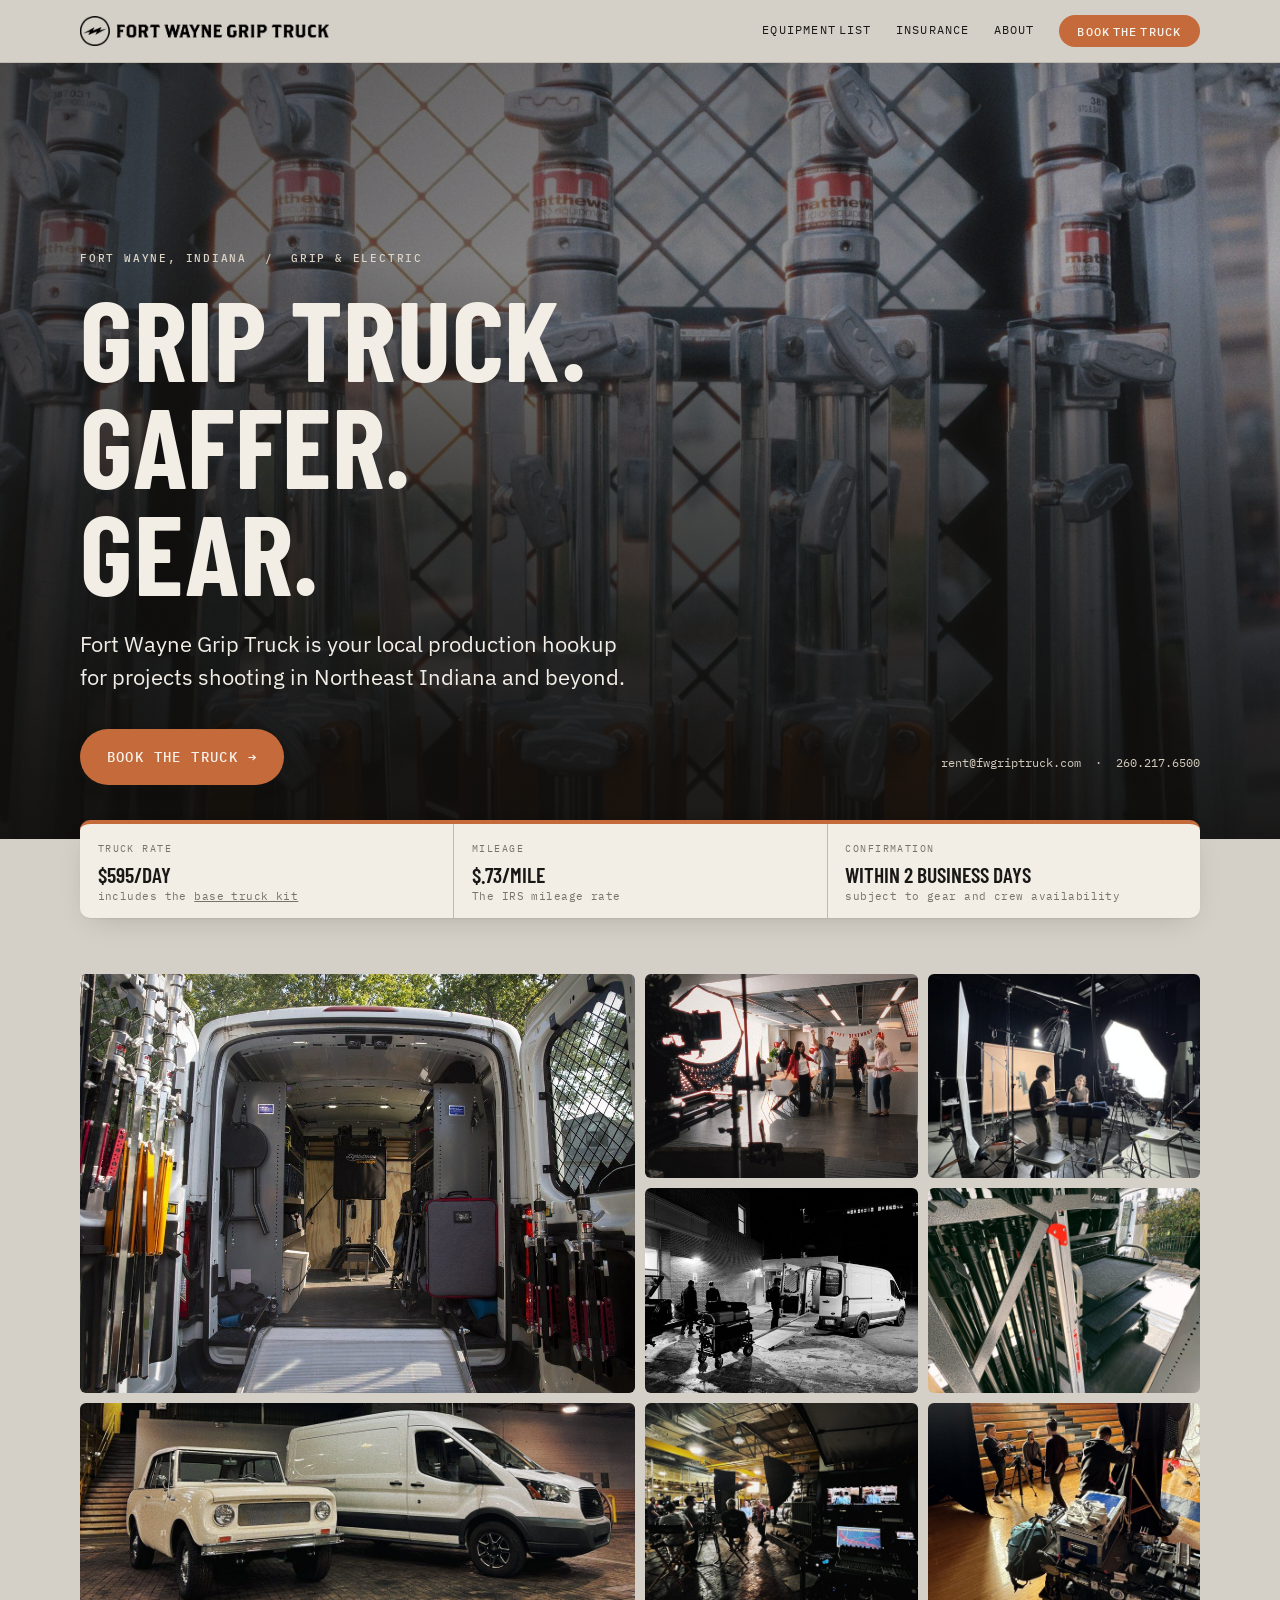
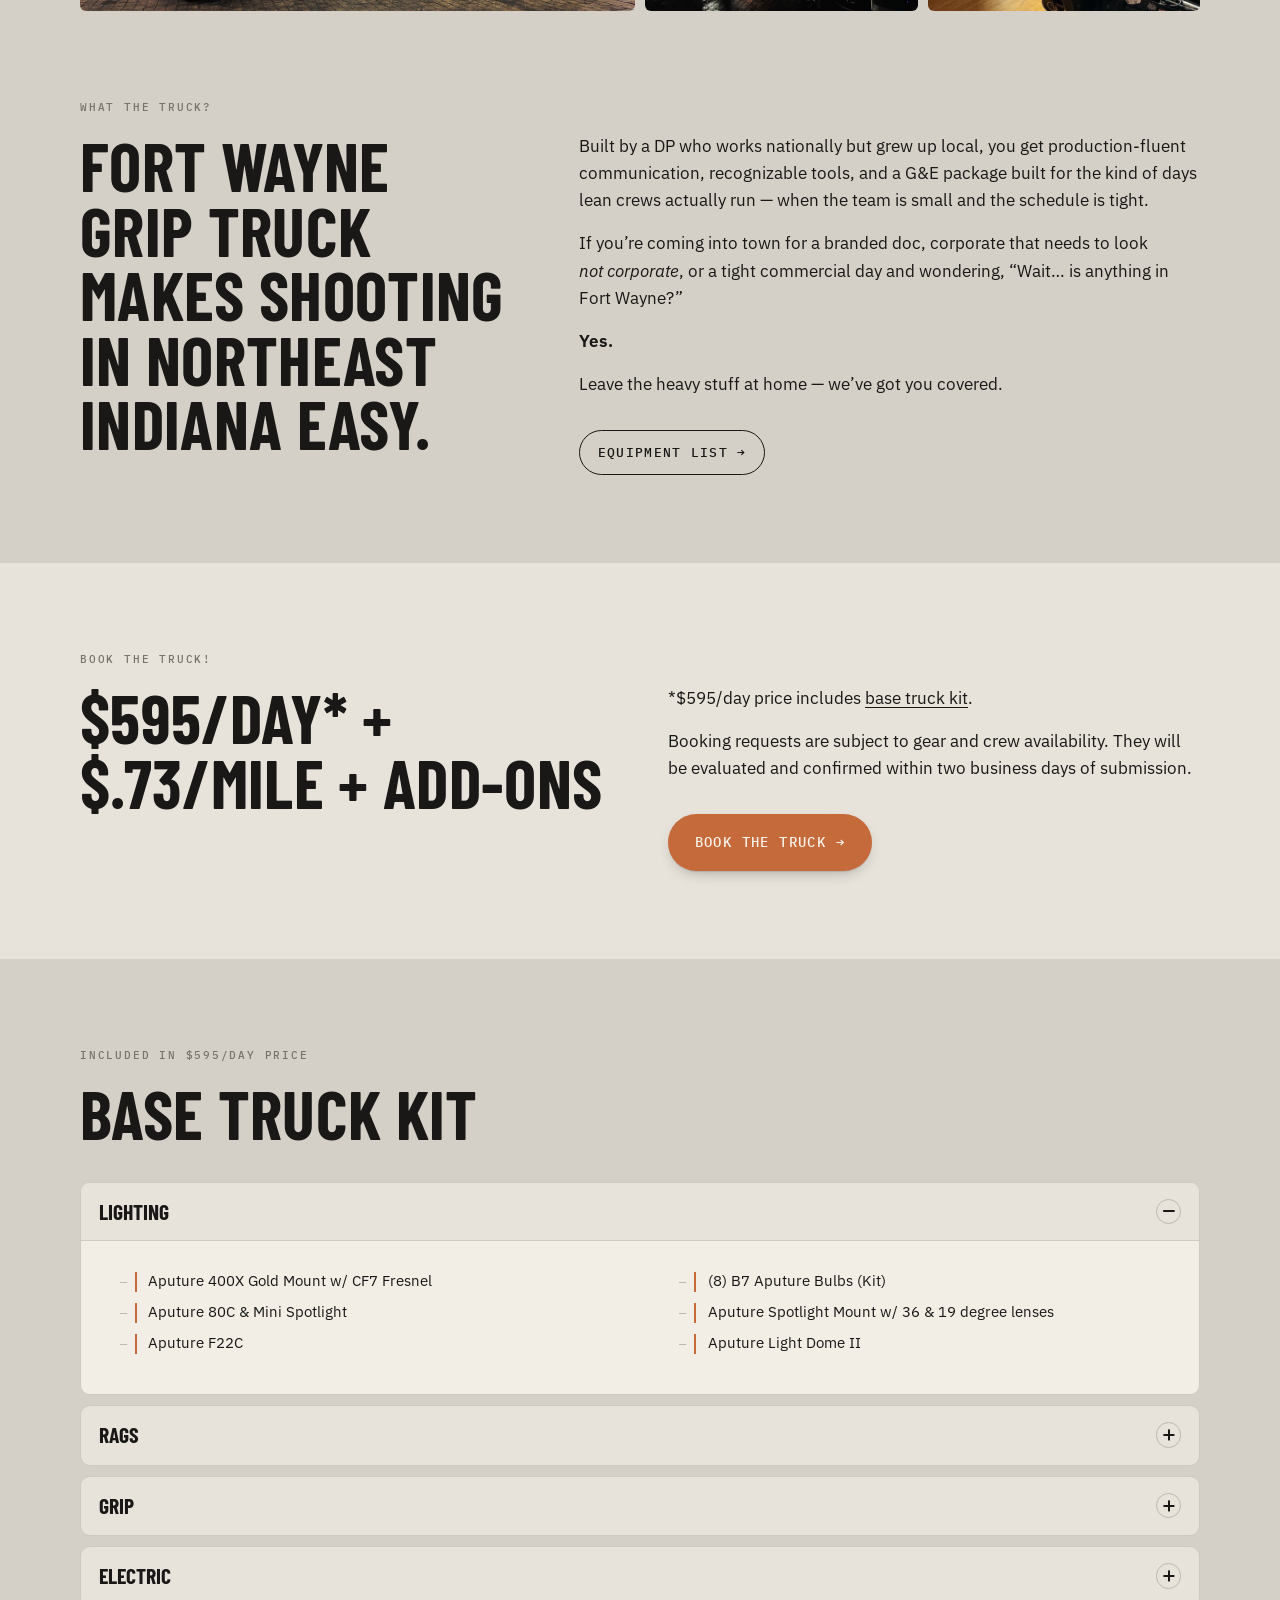
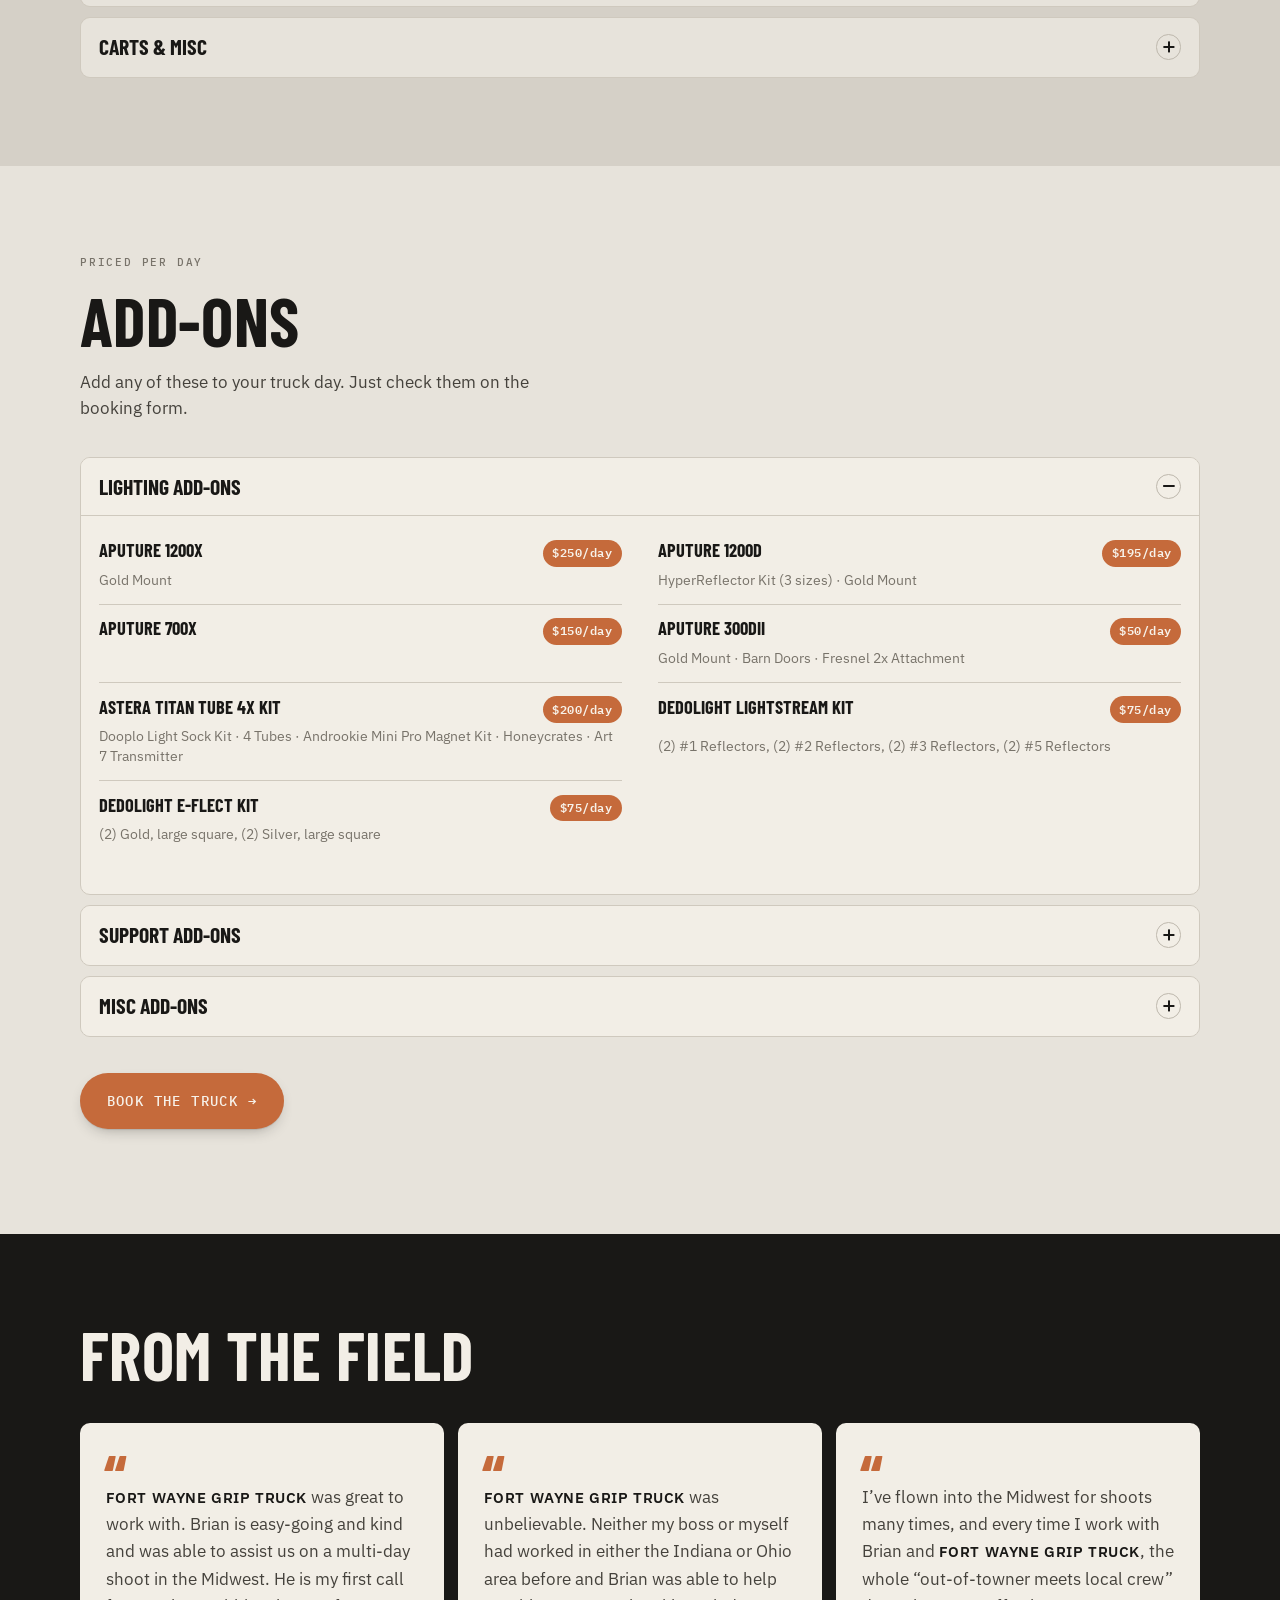
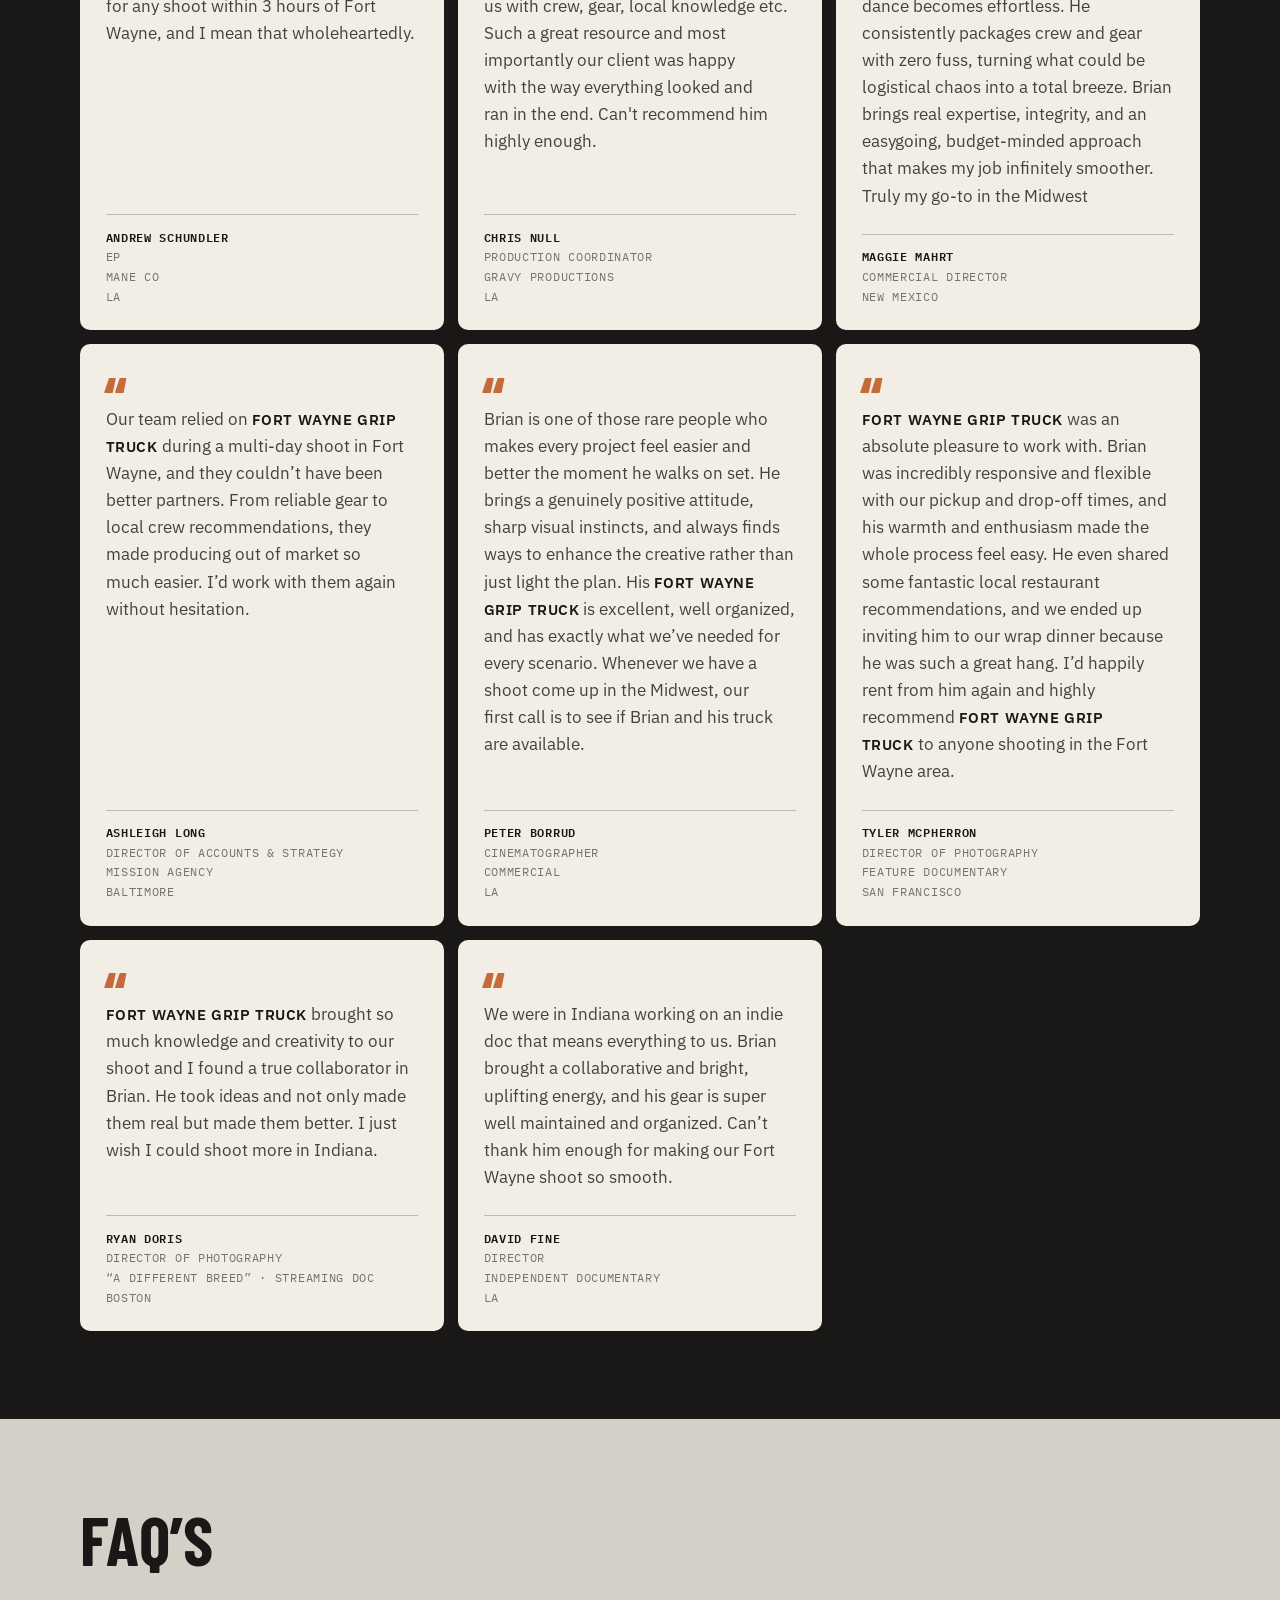
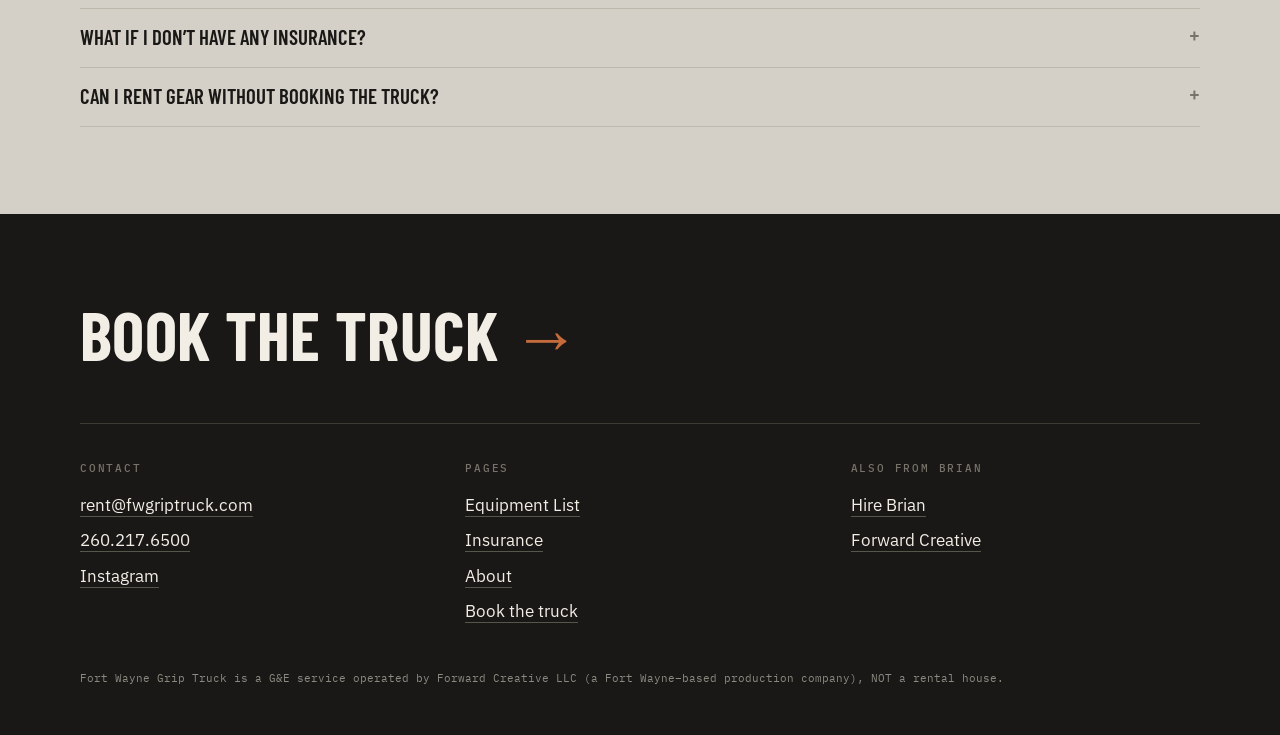
<file: index.html>
<!DOCTYPE html>
<html lang="en">
<head>
<meta charset="utf-8">
<meta name="viewport" content="width=device-width, initial-scale=1">
<title>Fort Wayne Grip Truck | Grip Truck Rental in Indiana</title>
<meta name="description" content="Grip truck rental in Fort Wayne, Indiana. 1-ton grip and electric truck for commercial, film and doc shoots across Indiana, Ohio and Michigan. $595/day + $.73/mile + add-ons.">
<link rel="canonical" href="https://www.fwgriptruck.com/">
<meta property="og:type" content="website">
<meta property="og:site_name" content="Fort Wayne Grip Truck">
<meta property="og:title" content="Fort Wayne Grip Truck | Grip Truck Rental in Indiana">
<meta property="og:description" content="Grip truck rental in Fort Wayne, Indiana. 1-ton grip and electric truck for commercial, film and doc shoots across Indiana, Ohio and Michigan. $595/day + $.73/mile + add-ons.">
<meta property="og:url" content="https://www.fwgriptruck.com/">
<meta property="og:image" content="https://www.fwgriptruck.com/img/og.jpg">
<meta name="twitter:card" content="summary_large_image">
<link rel="icon" href="/img/favicon.ico" media="(prefers-color-scheme: light)">
<link rel="icon" href="/img/favicon-dark.ico" media="(prefers-color-scheme: dark)">
<link rel="preconnect" href="https://fonts.googleapis.com">
<link rel="preconnect" href="https://fonts.gstatic.com" crossorigin>
<link href="https://fonts.googleapis.com/css2?family=Barlow+Condensed:wght@500;600;700&family=IBM+Plex+Mono:wght@400;500;600&family=IBM+Plex+Sans:wght@400;500;600&display=swap" rel="stylesheet">
<link rel="stylesheet" href="/styles.css">
<script>if(/[?&]review\b/.test(location.search)||/review/.test(location.hash))document.documentElement.classList.add('review')</script>
<script type="application/ld+json">
{"@context":"https://schema.org","@type":"LocalBusiness","name":"Fort Wayne Grip Truck","url":"https://www.fwgriptruck.com/",
"email":"rent@fwgriptruck.com","telephone":"+1-260-217-6500",
"parentOrganization":{"@type":"Organization","name":"Forward Creative LLC"},
"description":"Grip truck rental in Fort Wayne, Indiana: a 1-ton grip and electric truck for commercial, film and documentary productions.",
"areaServed":[{"@type":"State","name":"Indiana"},{"@type":"State","name":"Ohio"},{"@type":"State","name":"Michigan"}],
"address":{"@type":"PostalAddress","addressLocality":"Fort Wayne","addressRegion":"IN","addressCountry":"US"},
"sameAs":["https://www.instagram.com/fwgriptruck/"],
"makesOffer":{"@type":"Offer","name":"Base truck kit","price":"595","priceCurrency":"USD","unitText":"per day"}}
</script>
<script type="application/ld+json">{"@context": "https://schema.org", "@type": "FAQPage", "mainEntity": [{"@type": "Question", "name": "What if I don’t have any insurance?", "acceptedAnswer": {"@type": "Answer", "text": "You have to have rented equipment and general liability insurance to book the truck. Details are on the insurance page ."}}, {"@type": "Question", "name": "Can I rent gear without booking the truck?", "acceptedAnswer": {"@type": "Answer", "text": "Sometimes. Gear-only rentals (no truck) have a $495/day minimum and need the same rental and liability insurance as the truck. If you just need a couple of stands and a sandbag, we’re not the right fit. If you need a real package, we can pull it off the truck for you. Email rent@fwgriptruck.com with what you need and your dates."}}]}</script>
<script src="/analytics.js" defer></script>
</head>
<body>
<a class="skip" href="#main">Skip to content</a>
<p class="review-note">Highlighted text is new wording added for clarity. Everything else is from the current site.</p>
<header class="masthead">
  <div class="wrap masthead-in">
    <a class="wordmark" href="/" aria-label="Fort Wayne Grip Truck, home"><img src="/img/logo.png" alt="Fort Wayne Grip Truck"></a>
    <button class="menu-btn" id="menu-btn" type="button" aria-expanded="false" aria-controls="primary-nav" aria-label="Open menu"><span></span><span></span><span></span></button>
    <nav class="nav" id="primary-nav" aria-label="Primary">
      <a class="nav-home" href="/" aria-current="page">Home</a>
      <a href="/equipment-list">Equipment List</a><a href="/insurance">Insurance</a><a href="/about">About</a>
      <a class="btn" href="/book">Book the truck</a>
    </nav>
  </div>
</header>

<main id="main">

  <section class="hero-art">
    <img src="/img/2000/dehancer-1778160524362.JPG" alt="Grip and electric gear on the Fort Wayne Grip Truck" fetchpriority="high">
    <div class="wrap">
      <p class="eyebrow"><span class="add">Fort Wayne, Indiana &nbsp;/&nbsp; Grip &amp; electric</span></p>
      <h1 class="h-xl">Grip truck.<br>Gaffer.<br>Gear.</h1>
      <p class="lede">Fort Wayne Grip Truck is your local production hookup for projects shooting in Northeast Indiana and beyond.</p>
      <div class="hero-foot">
        <a class="btn btn-lg" href="/book">Book the truck →</a>
        <p class="mono-note">rent@fwgriptruck.com &nbsp;·&nbsp; 260.217.6500</p>
      </div>
    </div>
  </section>

  <section class="wrap" aria-label="Key details" style="margin-top:calc(-1 * var(--s4)); position:relative; z-index:3">
    <dl class="doorpanel">
      <div><dt><span class="add">Truck rate</span></dt><dd>$595/day <small><span class="add">includes the</span> <a href="/equipment-list">base truck kit</a></small></dd></div>
      <div><dt><span class="add">Mileage</span></dt><dd>$.73/mile <small><span class="add">The IRS mileage rate</span></small></dd></div>
      <div><dt><span class="add">Confirmation</span></dt><dd><span class="add">Within 2 business days</span> <small><span class="add">subject to gear and crew availability</span></small></dd></div>
    </dl>
  </section>

  <div class="strip strip-mosaic" style="margin-top:var(--s5)">
    <img src="/img/1200/Y13A2511003.JPG" alt="Fort Wayne Grip Truck on set" loading="lazy"><img src="/img/1200/dehancer-1778162130379.JPG" alt="Fort Wayne Grip Truck on set" loading="lazy"><img src="/img/1200/IMG_4080.jpeg" alt="Fort Wayne Grip Truck on set" loading="lazy"><img src="/img/1200/BTSMercado003.JPG" alt="Fort Wayne Grip Truck on set" loading="lazy"><img src="/img/1200/EA2C23E7-8089-4472-BC46-ABE181411266.jpeg" alt="Fort Wayne Grip Truck on set" loading="lazy"><img src="/img/1200/373DBC82-4DDB-4304-819D-9D4B46D311D4.jpeg" alt="Fort Wayne Grip Truck on set" loading="lazy"><img src="/img/1200/9EDCEA7C-85E8-4FF6-A447-DBA3FCEC0E66.JPG" alt="Fort Wayne Grip Truck on set" loading="lazy"><img src="/img/1200/IMG_7537.jpg" alt="Fort Wayne Grip Truck on set" loading="lazy">
  </div>

  <section class="band">
    <div class="wrap">
    <p class="eyebrow">What the truck?</p>
    <div class="cols cols-aside">
      <div>
        <h2 class="h-lg">Fort Wayne Grip Truck makes shooting in Northeast Indiana easy.</h2>
      </div>
      <div class="prose stack">
        <p>Built by a DP who works nationally but grew up local, you get production-fluent communication, recognizable tools, and a G&amp;E package built for the kind of days lean crews actually run — when the team is small and the schedule is tight.</p>
        <p>If you’re coming into town for a branded doc, corporate that needs to look <em>not corporate</em>, or a tight commercial day and wondering, “Wait… is anything in Fort Wayne?”</p>
        <p><strong>Yes.</strong></p>
        <p>Leave the heavy stuff at home — we’ve got you covered.</p>
        <p style="margin-top:2rem"><a class="btn btn-ghost" href="/equipment-list">Equipment List →</a></p>
      </div>
    </div>
    </div>
  </section>

  <section class="band band-panel">
    <div class="wrap">
      <p class="eyebrow">Book the truck!</p>
      <div class="cols">
        <div>
          <h2 class="h-lg">$595/day* + $.73/mile + add-ons</h2>
        </div>
        <div class="prose stack">
          <p>*$595/day price includes <a href="/equipment-list">base truck kit</a>.</p>
          <p>Booking requests are subject to gear and crew availability. They will be evaluated and confirmed within two business days of submission.</p>
          <p style="margin-top:2rem"><a class="btn btn-lg" href="/book">Book the truck →</a></p>
        </div>
      </div>
    </div>
  </section>

  <section class="band">
    <div class="wrap">
      <p class="eyebrow">Included in $595/day price</p>
      <h2 class="h-lg" style="margin-bottom:2.25rem">Base truck kit</h2>
      <details class="sheet" open>
        <summary><span class="sheet-title">Lighting</span><span class="sheet-toggle" aria-hidden="true"></span></summary>
        <div class="sheet-body"><ul class="items"><li><span class="qty qty-none">&mdash;</span> Aputure 400X Gold Mount w/ CF7 Fresnel</li><li><span class="qty qty-none">&mdash;</span> Aputure 80C &amp; Mini Spotlight</li><li><span class="qty qty-none">&mdash;</span> Aputure F22C</li><li><span class="qty qty-none">&mdash;</span> (8) B7 Aputure Bulbs (Kit)</li><li><span class="qty qty-none">&mdash;</span> Aputure Spotlight Mount w/ 36 &amp; 19 degree lenses</li><li><span class="qty qty-none">&mdash;</span> Aputure Light Dome II</li></ul></div>
      </details>
      <details class="sheet">
        <summary><span class="sheet-title">Rags</span><span class="sheet-toggle" aria-hidden="true"></span></summary>
        <div class="sheet-body"><ul class="items items-1"><li><span class="qty">6&times;</span> Ultrabounce, Double Net, 1/4 Grid, 1/2 Grid, Magic Cloth, Unbleached Muslin, Solid</li><li><span class="qty">8&times;</span> Ultrabounce, Double Net, 1/4 Grid, 1/2 Grid, Magic Cloth, Unbleached Muslin, Solid</li><li><span class="qty">12&times;</span> Ultrabounce, 1/4 Grid, Solid</li></ul></div>
      </details>
      <details class="sheet">
        <summary><span class="sheet-title">Grip</span><span class="sheet-toggle" aria-hidden="true"></span></summary>
        <div class="sheet-body"><ul class="items"><li><span class="qty">8</span> Matthews C-stands w/ Grip Heads &amp; Arms</li><li><span class="qty">3</span> Matthews Hollywood Triple Riser Combo Stands</li><li><span class="qty">2</span> Matthews Hollywood Beefy Baby Stands</li><li><span class="qty">2</span> Matthews Slider Stand</li><li><span class="qty">2</span> 4'x4' Floppy</li><li><span class="qty">2</span> 4’x4’ Ultrabounce Floppy</li><li><span class="qty">1</span> 4’x4’ ¼ Grid</li><li><span class="qty">1</span> 40" Silver Mathboard w/ Yoke</li><li><span class="qty">1</span> Modular Avenger 12x Frame Kit - (12) 4’ sections, 4x, 8x, 12x</li><li><span class="qty qty-none">&mdash;</span> (4) x 3” Spring Clamp, (6) x 2” Spring Clamp, (4) x 1” Spring Clamp</li><li><span class="qty">2</span> Mafer Clamp</li><li><span class="qty">4</span> Cardellini Clamp (Long Jaw, 6")</li><li><span class="qty">4</span> Cardellini Clamp (Short Jaw, 2")</li><li><span class="qty">2</span> Drop Ceiling Clamp</li><li><span class="qty">2</span> Jr-Baby Adapter</li><li><span class="qty">2</span> Pipe Clamp</li><li><span class="qty">2</span> Kupo Nesting Apple Box Sets</li><li><span class="qty">2</span> 15lb Shot Bag</li><li><span class="qty">10</span> 25lb Shot Bag</li><li><span class="qty">2</span> 35lb Shot Bag</li><li><span class="qty qty-none">&mdash;</span> Tennis Balls</li></ul></div>
      </details>
      <details class="sheet">
        <summary><span class="sheet-title">Electric</span><span class="sheet-toggle" aria-hidden="true"></span></summary>
        <div class="sheet-body"><ul class="items"><li><span class="qty">2</span> 50ft Stinger (15 amp)</li><li><span class="qty">6</span> 25ft Stinger (15 amp)</li><li><span class="qty">6</span> Cube Tap</li></ul></div>
      </details>
      <details class="sheet">
        <summary><span class="sheet-title">Carts &amp; misc</span><span class="sheet-toggle" aria-hidden="true"></span></summary>
        <div class="sheet-body"><ul class="items"><li><span class="qty">1</span> C-Stand Cart</li><li><span class="qty">1</span> Little Giant Step Ladder</li></ul></div>
      </details>
    </div>
  </section>

  <section class="band band-panel band-addons" id="add-ons">
    <div class="wrap">
      <p class="eyebrow">Priced per day</p>
      <h2 class="h-lg">Add-ons</h2>
      <p class="addons-lede">Add any of these to your truck day. Just check them on the booking form.</p>
      <details class="sheet" open>
        <summary><span class="sheet-title">Lighting add-ons</span><span class="sheet-toggle" aria-hidden="true"></span></summary>
        <div class="sheet-body"><ul class="ao-list"><li><span class="ao-name">APUTURE 1200X</span><span class="ao-price">$250/day</span><span class="ao-note">Gold Mount</span></li><li><span class="ao-name">APUTURE 1200D</span><span class="ao-price">$195/day</span><span class="ao-note">HyperReflector Kit (3 sizes) · Gold Mount</span></li><li><span class="ao-name">APUTURE 700X</span><span class="ao-price">$150/day</span></li><li><span class="ao-name">APUTURE 300dii</span><span class="ao-price">$50/day</span><span class="ao-note">Gold Mount · Barn Doors · Fresnel 2x Attachment</span></li><li><span class="ao-name">ASTERA TITAN TUBE 4x KIT</span><span class="ao-price">$200/day</span><span class="ao-note">Dooplo Light Sock Kit · 4 Tubes · Androokie Mini Pro Magnet Kit · Honeycrates · Art 7 Transmitter</span></li><li><span class="ao-name">DEDOLIGHT LIGHTSTREAM KIT</span><span class="ao-price">$75/day</span><span class="ao-note">(2) #1 Reflectors, (2) #2 Reflectors, (2) #3 Reflectors, (2) #5 Reflectors</span></li><li><span class="ao-name">DEDOLIGHT E-FLECT KIT</span><span class="ao-price">$75/day</span><span class="ao-note">(2) Gold, large square, (2) Silver, large square</span></li></ul></div>
      </details>
      <details class="sheet">
        <summary><span class="sheet-title">Support add-ons</span><span class="sheet-toggle" aria-hidden="true"></span></summary>
        <div class="sheet-body"><ul class="ao-list"><li><span class="ao-name">TRIPOD - O’CONNOR 1040</span><span class="ao-price">$150/day</span><span class="ao-note">100mm Bowl · Up to 45lbs payload capacity · Flowtech 100 legs included</span></li><li><span class="ao-name">TRIPOD - SACHTLER FSB6</span><span class="ao-price">$75/day</span><span class="ao-note">75mm Bowl · Up to 15lbs payload capacity · Flowtech 75 legs included</span></li><li><span class="ao-name">DANA DOLLY</span><span class="ao-price">$150/day</span><span class="ao-note">Dana Dolly Universal Rental Kit with Case · Dana Dolly Portable Pipe Kit (allows track builds of 3-9 feet)</span></li><li><span class="ao-name">TERADEK BOLT4k LT 750 KIT 1TX:1RX</span><span class="ao-price">$150/day*</span><span class="ao-note">Bolt 4k 750’ Transmitter · Bolt 4k 750’ Receiver · SDI &amp; HDMI · D-Tap Power Cables · Short SDI Cables</span><span class="ao-foot">*Need a second receiver? Add $100/day ($250/day total).</span></li><li><span class="ao-name">WIRELESS DIRECTORS MONITOR</span><span class="ao-price">$150/day</span><span class="ao-note">SmallHD702 Touch · Bolt 6 750 RX Built-IN · Director’s Handles</span></li><li><span class="ao-name">FLANDERS DM241 CLIENT MONITOR</span><span class="ao-price">$200/day</span><span class="ao-note">24” Screen · Dual Input and PAP compatible · SDI only · Gold Mount for battery power option</span></li></ul></div>
      </details>
      <details class="sheet">
        <summary><span class="sheet-title">Misc add-ons</span><span class="sheet-toggle" aria-hidden="true"></span></summary>
        <div class="sheet-body"><ul class="ao-list"><li><span class="ao-name">AUDIO KIT</span><span class="ao-price">$200/day</span><span class="ao-note">SoundDevices MixPre 3 Field Recorder · Sennheiser MKH416 Shotgun Mic · Boom Pole · Boom Pole Holder · 2 25’ XLR Cable · DT1990 Pro Headphones</span></li><li><span class="ao-name">HONDA EU2200 GENERATOR</span><span class="ao-price">$75/day</span><span class="ao-note">Includes 1-Gallon Gas Can</span></li></ul></div>
      </details>
      <p style="margin-top:2.25rem"><a class="btn btn-lg" href="/book">Book the truck →</a></p>
    </div>
  </section>

  <section class="band band-ink">
    <div class="wrap">
      <h2 class="h-lg">From the field</h2>
      <div class="quotes" style="margin-top:2.25rem">
        <figure class="quote" style="background:var(--white); color:var(--ink)">
          <blockquote><span class="caps">FORT WAYNE GRIP TRUCK</span> was great to work with. Brian is easy-going and kind and was able to assist us on a multi-day shoot in the Midwest. He is my first call for any shoot within 3 hours of Fort Wayne, and I mean that wholeheartedly.</blockquote>
          <cite><b>Andrew Schundler</b>EP<br>Mane Co<br>LA</cite>
        </figure><figure class="quote quote-desk" style="background:var(--white); color:var(--ink)">
          <blockquote><span class="caps">FORT WAYNE GRIP TRUCK</span> was unbelievable. Neither my boss or myself had worked in either the Indiana or Ohio area before and Brian was able to help us with crew, gear, local knowledge etc. Such a great resource and most importantly our client was happy with the way everything looked and ran in the end. Can't recommend him highly enough.</blockquote>
          <cite><b>Chris Null</b>Production Coordinator<br>Gravy Productions<br>LA</cite>
        </figure><figure class="quote quote-desk" style="background:var(--white); color:var(--ink)">
          <blockquote>I’ve flown into the Midwest for shoots many times, and every time I work with Brian and <span class="caps">FORT WAYNE GRIP TRUCK</span>, the whole “out-of-towner meets local crew” dance becomes effortless. He consistently packages crew and gear with zero fuss, turning what could be logistical chaos into a total breeze. Brian brings real expertise, integrity, and an easygoing, budget-minded approach that makes my job infinitely smoother. Truly my go-to in the Midwest</blockquote>
          <cite><b>Maggie Mahrt</b>Commercial Director<br>New Mexico</cite>
        </figure><figure class="quote" style="background:var(--white); color:var(--ink)">
          <blockquote>Our team relied on <span class="caps">FORT WAYNE GRIP TRUCK</span> during a multi-day shoot in Fort Wayne, and they couldn’t have been better partners. From reliable gear to local crew recommendations, they made producing out of market so much easier. I’d work with them again without hesitation.</blockquote>
          <cite><b>Ashleigh Long</b>Director of Accounts &amp; Strategy<br>Mission Agency<br>Baltimore</cite>
        </figure><figure class="quote quote-mobile" style="background:var(--white); color:var(--ink)">
          <blockquote>Brian makes every project feel easier and better the moment he walks on set. His <span class="caps">FORT WAYNE GRIP TRUCK</span> is excellent, well organized, and has exactly what we’ve needed for every scenario. Whenever we have a shoot come up in the Midwest, our first call is to see if Brian and his truck are available.</blockquote>
          <cite><b>Peter Borrud</b>Cinematographer<br>Commercial<br>LA</cite>
        </figure><figure class="quote quote-desk" style="background:var(--white); color:var(--ink)">
          <blockquote>Brian is one of those rare people who makes every project feel easier and better the moment he walks on set. He brings a genuinely positive attitude, sharp visual instincts, and always finds ways to enhance the creative rather than just light the plan. His <span class="caps">FORT WAYNE GRIP TRUCK</span> is excellent, well organized, and has exactly what we’ve needed for every scenario. Whenever we have a shoot come up in the Midwest, our first call is to see if Brian and his truck are available.</blockquote>
          <cite><b>Peter Borrud</b>Cinematographer<br>Commercial<br>LA</cite>
        </figure><figure class="quote quote-desk" style="background:var(--white); color:var(--ink)">
          <blockquote><span class="caps">FORT WAYNE GRIP TRUCK</span> was an absolute pleasure to work with. Brian was incredibly responsive and flexible with our pickup and drop-off times, and his warmth and enthusiasm made the whole process feel easy. He even shared some fantastic local restaurant recommendations, and we ended up inviting him to our wrap dinner because he was such a great hang. I’d happily rent from him again and highly recommend <span class="caps">FORT WAYNE GRIP TRUCK</span> to anyone shooting in the Fort Wayne area.</blockquote>
          <cite><b>Tyler McPherron</b>Director of Photography<br>Feature documentary<br>San Francisco</cite>
        </figure><figure class="quote" style="background:var(--white); color:var(--ink)">
          <blockquote><span class="caps">FORT WAYNE GRIP TRUCK</span> brought so much knowledge and creativity to our shoot and I found a true collaborator in Brian. He took ideas and not only made them real but made them better. I just wish I could shoot more in Indiana.</blockquote>
          <cite><b>Ryan Doris</b>Director of Photography<br>“A Different Breed” · Streaming doc<br>Boston</cite>
        </figure><figure class="quote" style="background:var(--white); color:var(--ink)">
          <blockquote>We were in Indiana working on an indie doc that means everything to us. Brian brought a collaborative and bright, uplifting energy, and his gear is super well maintained and organized. Can’t thank him enough for making our Fort Wayne shoot so smooth.</blockquote>
          <cite><b>David Fine</b>Director<br>Independent documentary<br>LA</cite>
        </figure>
      </div>
    </div>
  </section>

  <section class="band">
    <div class="wrap">
      <h2 class="h-lg" style="margin-bottom:2.25rem">FAQ’s</h2>
      <div class="faq">
        <details>
          <summary>What if I don’t have any insurance?</summary>
          <div class="faq-answer prose"><p>You have to have rented equipment and general liability insurance to book the truck.</p><p><span class="add">Details are on the</span> <a href="/insurance"><span class="add">insurance page</span></a><span class="add">.</span></p></div>
        </details>
<details>
          <summary>Can I rent gear without booking the truck?</summary>
          <div class="faq-answer prose"><p>Sometimes. Gear-only rentals (no truck) have a $495/day minimum and need the same rental and liability insurance as the truck. If you just need a couple of stands and a sandbag, we’re not the right fit. If you need a real package, we can pull it off the truck for you. Email <a href="mailto:rent@fwgriptruck.com?subject=Gear%20Rental%20Inquiry">rent@fwgriptruck.com</a> with what you need and your dates.</p></div>
        </details>
      </div>
    </div>
  </section>

</main>

<footer class="footer">
  <div class="wrap">
    <h2 class="h-lg footer-cta"><a href="/book">Book the truck <span aria-hidden="true">→</span></a></h2>

    <div class="footer-grid">
      <div>
        <p class="eyebrow"><span class="add">Contact</span></p>
        <ul class="contact-list">
          <li><a href="mailto:rent@fwgriptruck.com">rent@fwgriptruck.com</a></li>
          <li><a href="tel:+12602176500">260.217.6500</a></li>
          <li><a href="https://www.instagram.com/fwgriptruck/" rel="me noopener">Instagram</a></li>
        </ul>
      </div>
      <div>
        <p class="eyebrow"><span class="add">Pages</span></p>
        <ul class="contact-list">
          <li><a href="/equipment-list">Equipment List</a></li>
          <li><a href="/insurance">Insurance</a></li>
          <li><a href="/about">About</a></li>
          <li><a href="/book">Book the truck</a></li>
        </ul>
      </div>
      <div>
        <p class="eyebrow"><span class="add">Also from Brian</span></p>
        <ul class="contact-list">
          <li><a href="https://www.brianmyersdp.com/" rel="noopener">Hire Brian</a></li>
          <li><a href="https://forwardcreative.tv" rel="noopener">Forward Creative</a></li>
        </ul>
      </div>
    </div>

    <p class="fine">Fort Wayne Grip Truck is a G&amp;E service operated by Forward Creative LLC <span class="add">(a Fort Wayne–based production company)</span>, NOT a rental house.</p>
  </div>
</footer>


<script>
(function () {
  var row = document.querySelector('.quotes');
  if (!row) return;
  var cards = [].slice.call(row.querySelectorAll('.quote:not(.quote-desk)'));
  if (cards.length < 2) return;
  row.setAttribute('aria-label', 'Testimonials');
  var dots = document.createElement('div');
  dots.className = 'quote-dots';
  cards.forEach(function (c, n) {
    var b = document.createElement('button');
    b.type = 'button';
    b.setAttribute('aria-label', 'Show testimonial ' + (n + 1) + ' of ' + cards.length);
    b.addEventListener('click', function () { row.scrollTo({ left: c.offsetLeft - row.offsetLeft, behavior: 'smooth' }); });
    dots.appendChild(b);
  });
  row.parentNode.insertBefore(dots, row.nextSibling);
  var btns = dots.children, t;
  function mark() {
    var x = row.scrollLeft, best = 0, d = Infinity;
    cards.forEach(function (c, n) { var k = Math.abs(c.offsetLeft - row.offsetLeft - x); if (k < d) { d = k; best = n; } });
    if (row.scrollLeft + row.clientWidth >= row.scrollWidth - 4) best = cards.length - 1;
    [].forEach.call(btns, function (b, n) { b.setAttribute('aria-current', n === best ? 'true' : 'false'); });
  }
  row.addEventListener('scroll', function () { clearTimeout(t); t = setTimeout(mark, 60); }, { passive: true });
  window.addEventListener('resize', mark);
  mark();
})();
(function () {
  var b = document.getElementById('menu-btn'), m = document.querySelector('.masthead');
  if (!b || !m) return;
  b.addEventListener('click', function () {
    setOpen(!m.classList.contains('is-open'));
  });
  function setOpen(open) {
    m.classList.toggle('is-open', open);
    document.documentElement.classList.toggle('menu-open', open);
    b.setAttribute('aria-expanded', open ? 'true' : 'false');
    b.setAttribute('aria-label', open ? 'Close menu' : 'Open menu');
  }
  document.addEventListener('keydown', function (e) {
    if (e.key === 'Escape' && m.classList.contains('is-open')) setOpen(false);
  });
  [].forEach.call(m.querySelectorAll('.nav a'), function (a) {
    a.addEventListener('click', function () { setOpen(false); });
  });
})();
(function () {
  var d = document, imgs = [].slice.call(d.querySelectorAll('.strip img'));
  if (!imgs.length) return;
  var box = d.createElement('div'), big = d.createElement('img'), i = 0;
  box.className = 'lightbox'; box.setAttribute('role', 'dialog'); box.setAttribute('aria-modal', 'true'); box.setAttribute('aria-label', 'Photo');
  box.innerHTML = '<button class="lb-btn lb-close" aria-label="Close">&times;</button><button class="lb-btn lb-prev" aria-label="Previous photo">&larr;</button><button class="lb-btn lb-next" aria-label="Next photo">&rarr;</button>';
  box.appendChild(big); d.body.appendChild(box);
  function show(n) { i = (n + imgs.length) % imgs.length; big.src = imgs[i].src.replace(/\/1200\//, '/2000/'); big.alt = imgs[i].alt; }
  function close() { box.classList.remove('is-open'); d.documentElement.style.overflow = ''; }
  imgs.forEach(function (im, n) {
    im.tabIndex = 0; im.setAttribute('role', 'button');
    function open() { show(n); box.classList.add('is-open'); d.documentElement.style.overflow = 'hidden'; box.querySelector('.lb-close').focus(); }
    im.addEventListener('click', open);
    im.addEventListener('keydown', function (e) { if (e.key === 'Enter' || e.key === ' ') { e.preventDefault(); open(); } });
  });
  box.addEventListener('click', function (e) {
    if (e.target.classList.contains('lb-prev')) show(i - 1);
    else if (e.target.classList.contains('lb-next')) show(i + 1);
    else if (e.target !== big) close();
  });
  d.addEventListener('keydown', function (e) {
    if (!box.classList.contains('is-open')) return;
    if (e.key === 'Escape') close(); else if (e.key === 'ArrowLeft') show(i - 1); else if (e.key === 'ArrowRight') show(i + 1);
  });
})();
(function () {
  var d = document;
  if (window.matchMedia('(prefers-reduced-motion: reduce)').matches) return;
  var t = d.querySelectorAll('main > section, .strip');
  if (!t.length || !('IntersectionObserver' in window)) return;
  d.documentElement.classList.add('js-reveal');
  t.forEach(function (el) { el.classList.add('reveal'); });
  var io = new IntersectionObserver(function (entries) {
    entries.forEach(function (e) { if (e.isIntersecting) { e.target.classList.add('is-in'); io.unobserve(e.target); } });
  }, { rootMargin: '0px 0px -8% 0px', threshold: 0.06 });
  t.forEach(function (el) { io.observe(el); });
})();
</script>
</body>
</html>
</file>
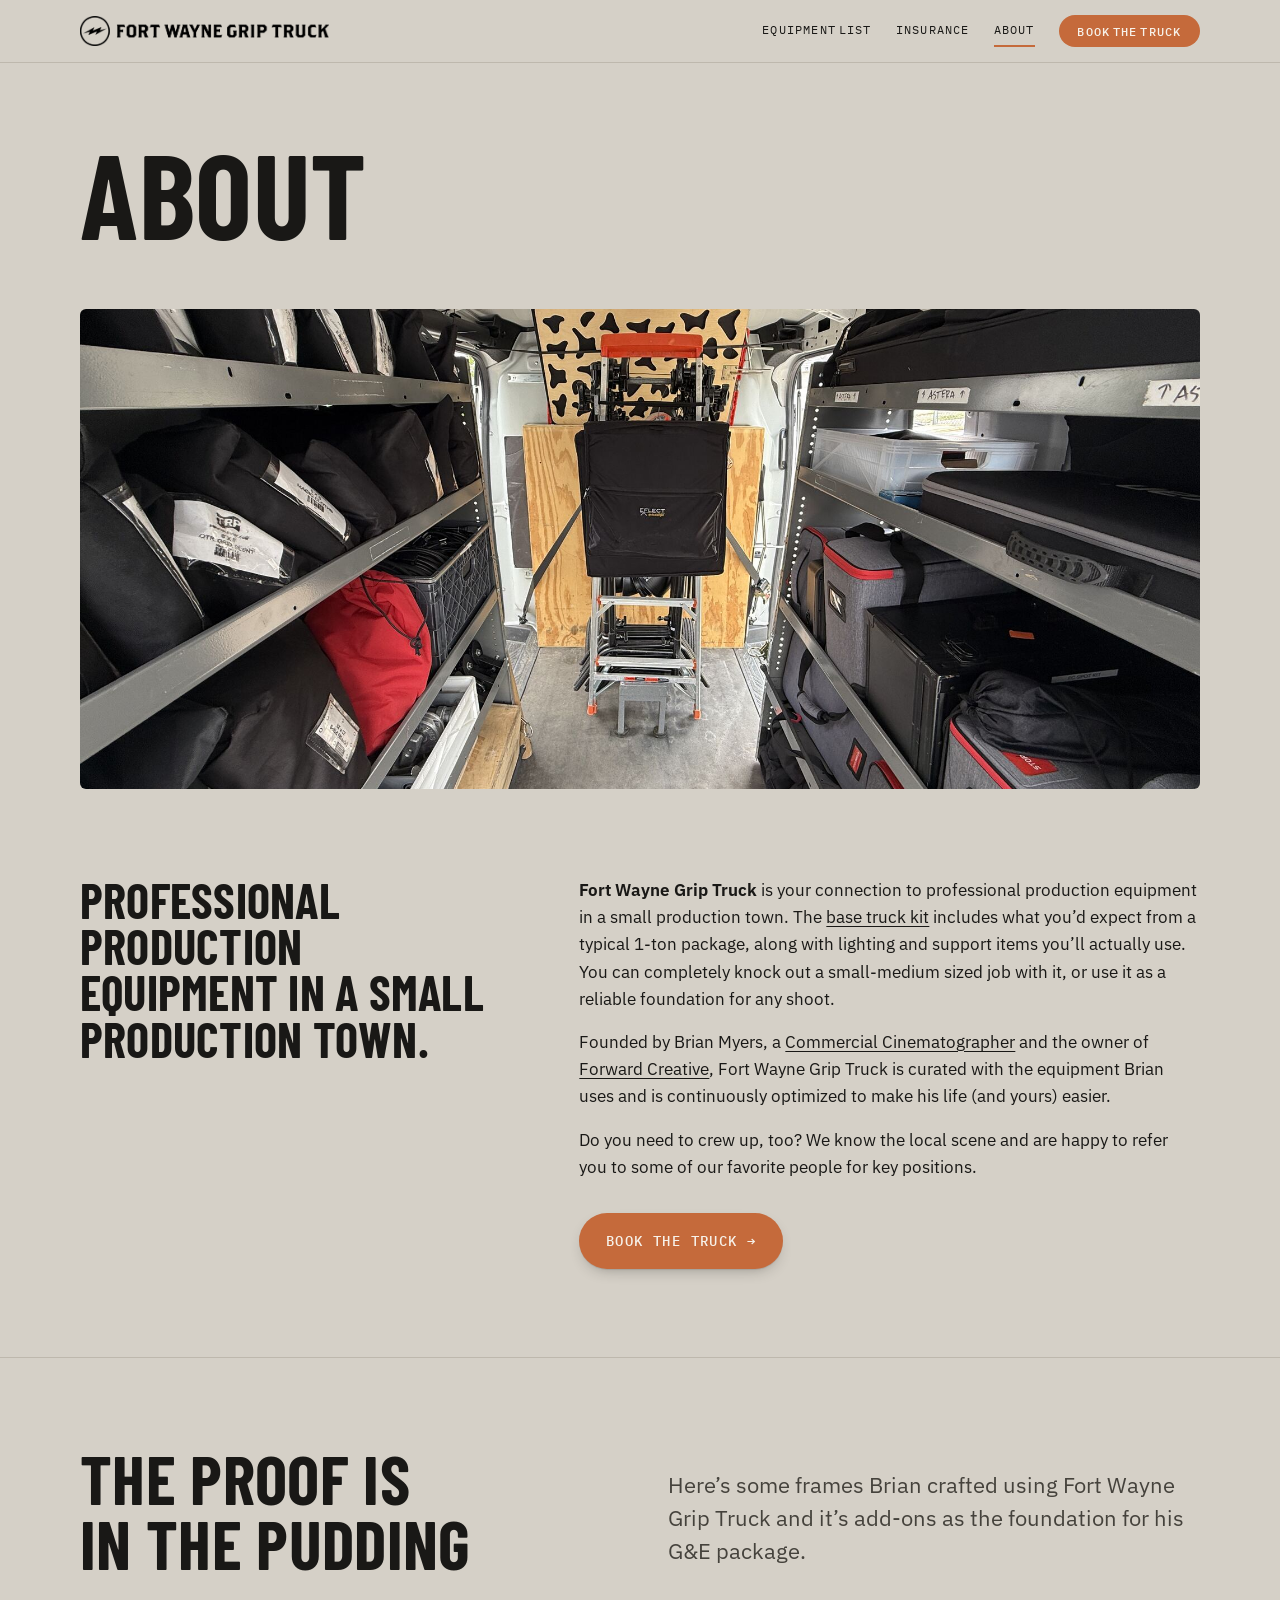
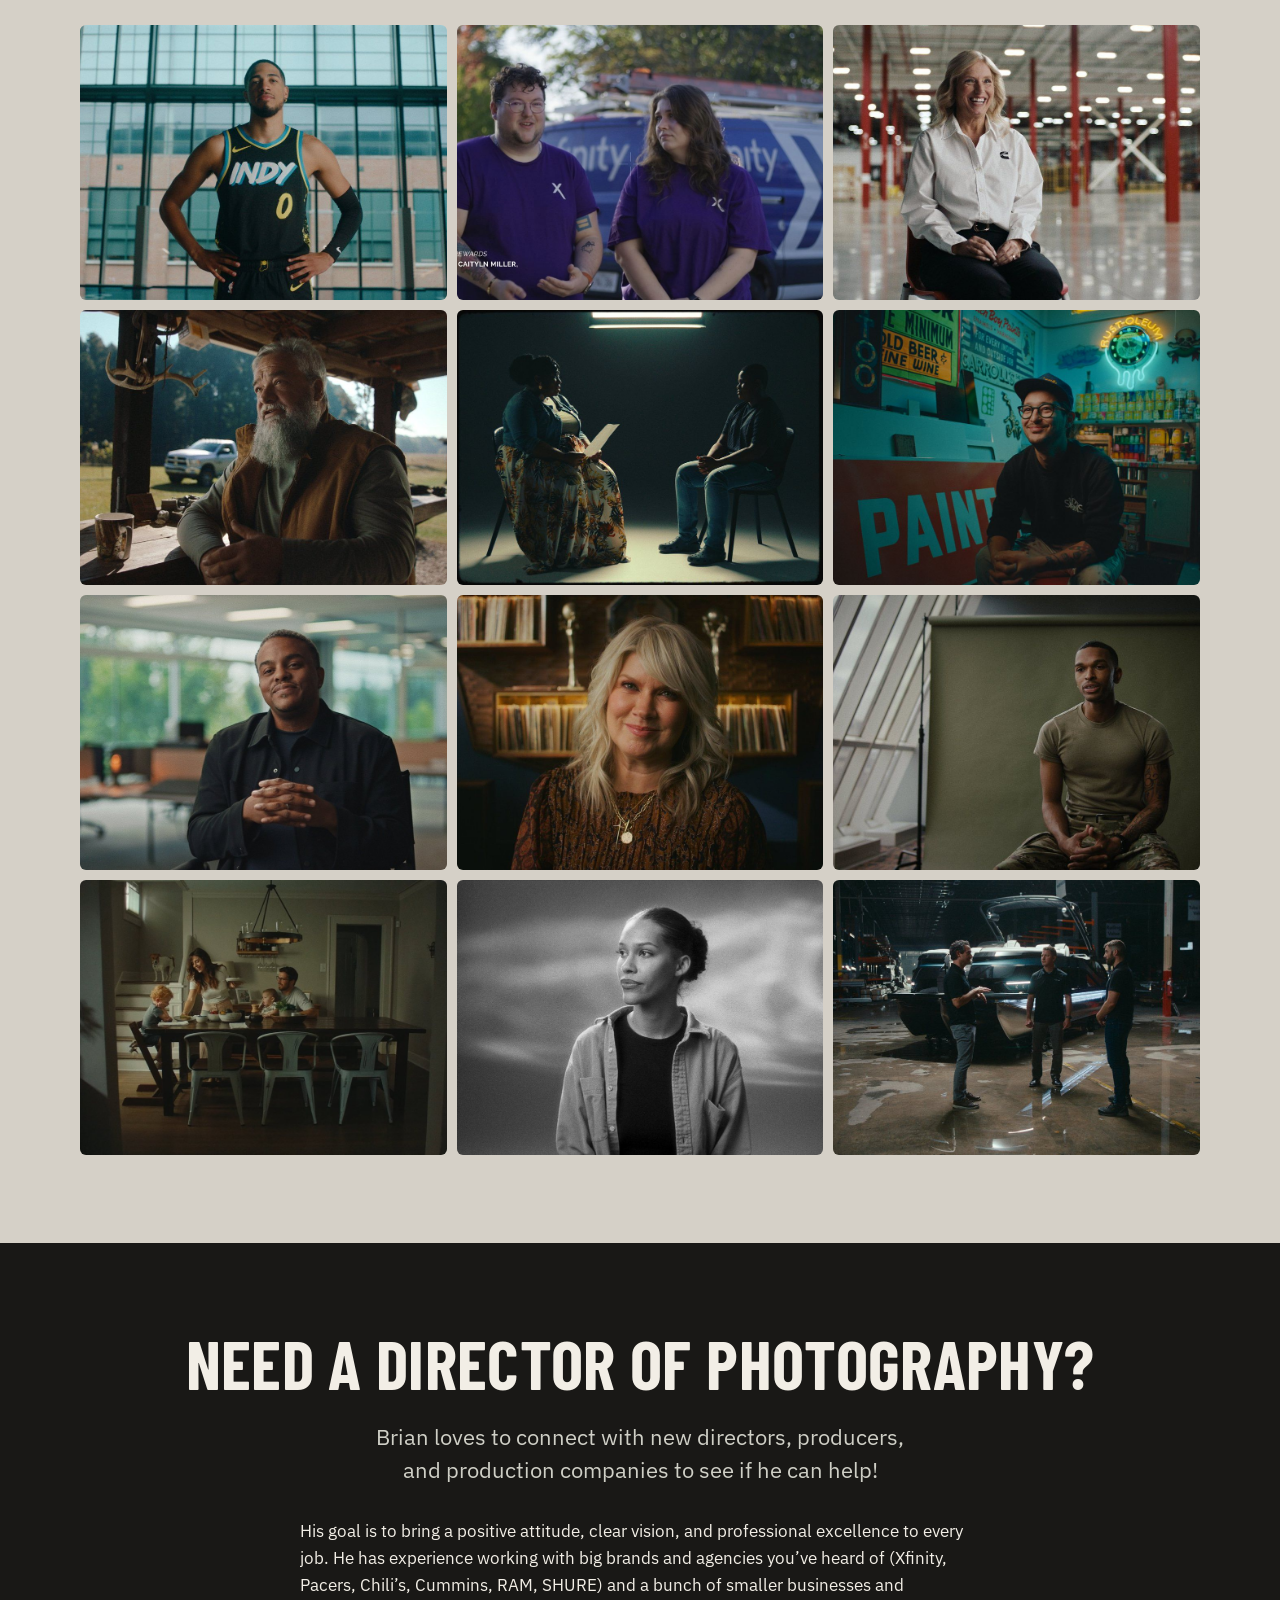
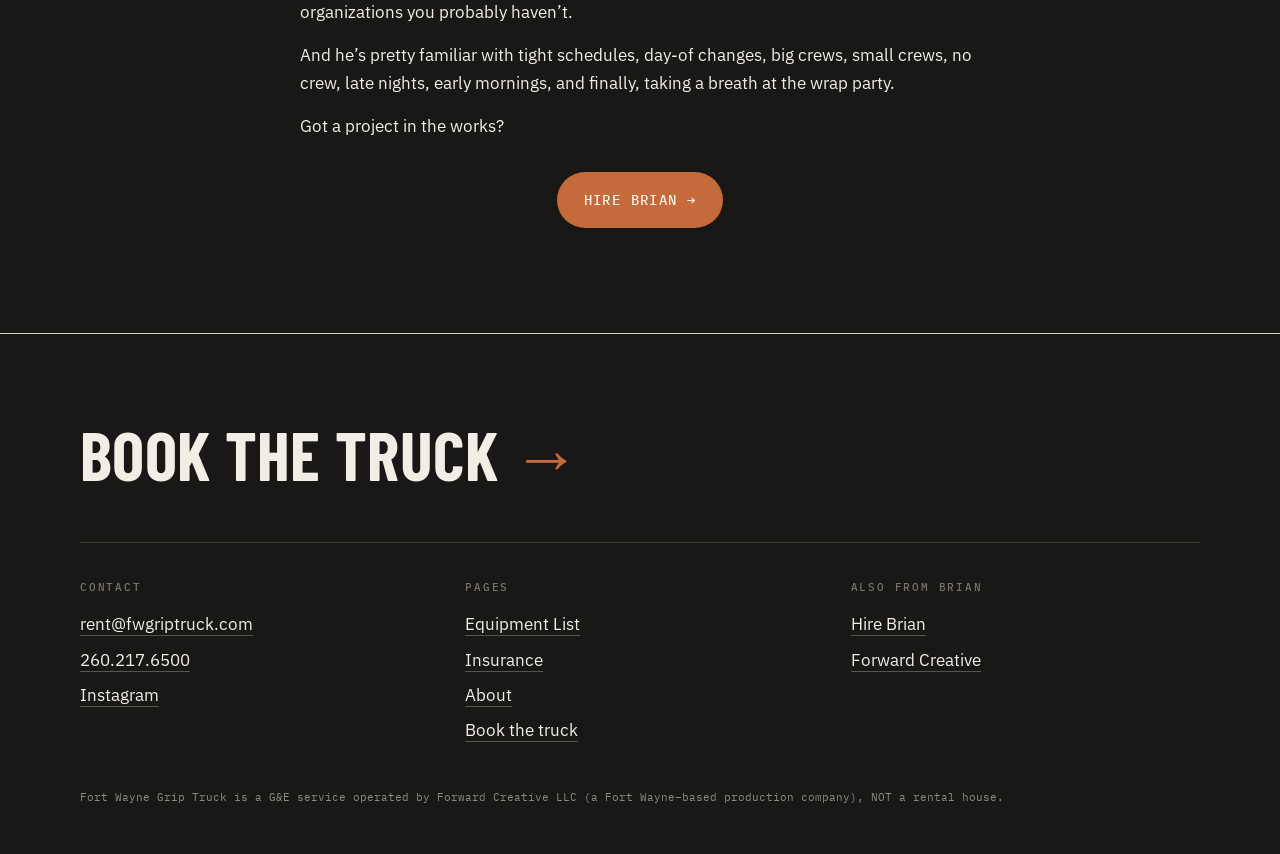
<file: about.html>
<!DOCTYPE html>
<html lang="en">
<head>
<meta charset="utf-8">
<meta name="viewport" content="width=device-width, initial-scale=1">
<title>About &mdash; Fort Wayne Grip Truck</title>
<meta name="description" content="Fort Wayne Grip Truck is your connection to professional production equipment in a small production town. Founded by Brian Myers, a commercial cinematographer and the owner of Forward Creative.">
<link rel="canonical" href="https://www.fwgriptruck.com/about">
<meta property="og:type" content="website">
<meta property="og:site_name" content="Fort Wayne Grip Truck">
<meta property="og:title" content="About &mdash; Fort Wayne Grip Truck">
<meta property="og:description" content="Fort Wayne Grip Truck is your connection to professional production equipment in a small production town. Founded by Brian Myers, a commercial cinematographer and the owner of Forward Creative.">
<meta property="og:url" content="https://www.fwgriptruck.com/about">
<meta property="og:image" content="https://www.fwgriptruck.com/img/og.jpg">
<meta name="twitter:card" content="summary_large_image">
<link rel="icon" href="/img/favicon.ico" media="(prefers-color-scheme: light)">
<link rel="icon" href="/img/favicon-dark.ico" media="(prefers-color-scheme: dark)">
<link rel="preconnect" href="https://fonts.googleapis.com">
<link rel="preconnect" href="https://fonts.gstatic.com" crossorigin>
<link href="https://fonts.googleapis.com/css2?family=Barlow+Condensed:wght@500;600;700&family=IBM+Plex+Mono:wght@400;500;600&family=IBM+Plex+Sans:wght@400;500;600&display=swap" rel="stylesheet">
<link rel="stylesheet" href="/styles.css">
<script>if(/[?&]review\b/.test(location.search)||/review/.test(location.hash))document.documentElement.classList.add('review')</script>
<script src="/analytics.js" defer></script>
</head>
<body>
<a class="skip" href="#main">Skip to content</a>
<p class="review-note">Highlighted text is new wording added for clarity. Everything else is from the current site.</p>
<header class="masthead">
  <div class="wrap masthead-in">
    <a class="wordmark" href="/" aria-label="Fort Wayne Grip Truck, home"><img src="/img/logo.png" alt="Fort Wayne Grip Truck"></a>
    <button class="menu-btn" id="menu-btn" type="button" aria-expanded="false" aria-controls="primary-nav" aria-label="Open menu"><span></span><span></span><span></span></button>
    <nav class="nav" id="primary-nav" aria-label="Primary">
      <a class="nav-home" href="/">Home</a>
      <a href="/equipment-list">Equipment List</a><a href="/insurance">Insurance</a><a href="/about" aria-current="page">About</a>
      <a class="btn" href="/book">Book the truck</a>
    </nav>
  </div>
</header>

<main id="main">

  <section class="hero">
    <div class="wrap">
      <h1 class="h-xl">About</h1>
    </div>
  </section>

  <div class="strip strip-1">
    <img src="/img/1200/van-interior.jpg" srcset="/img/1200/van-interior.jpg 1200w, /img/2000/van-interior.jpg 2000w" sizes="100vw" alt="Inside the Fort Wayne Grip Truck: shelves of sandbags, lights and stands" loading="lazy">
  </div>

  <section class="band">
    <div class="wrap cols cols-aside">
      <div class="cols-sticky">
        <h2 class="h-lg"><span class="add">Professional production equipment in a small production town.</span></h2>
      </div>
      <div class="prose stack">
        <p><strong>Fort Wayne Grip Truck</strong> is your connection to professional production equipment in a small production town. The <a href="/equipment-list">base truck kit</a> includes what you’d expect from a typical 1-ton package, along with lighting and support items you’ll actually use. You can completely knock out a small-medium sized job with it, or use it as a reliable foundation for any shoot.</p>
        <p>Founded by Brian Myers, a <a href="https://brianmyersdp.com" rel="noopener">Commercial Cinematographer</a> and the owner of <a href="https://forwardcreative.tv" rel="noopener">Forward Creative</a>, Fort Wayne Grip Truck is curated with the equipment Brian uses and is continuously optimized to make his life (and yours) easier.</p>
        <p>Do you need to crew up, too? We know the local scene and are happy to refer you to some of our favorite people for key positions.</p>
        <p style="margin-top:2rem"><a class="btn btn-lg" href="/book">Book the truck →</a></p>
      </div>
    </div>
  </section>

  <hr class="rule">

  <section class="band">
    <div class="wrap">
      <div class="cols" style="margin-bottom:2.25rem">
        <h2 class="h-lg">The proof is in the pudding</h2>
        <p class="lede">Here’s some frames Brian crafted using Fort Wayne Grip Truck and it’s add-ons as the foundation for his G&amp;E package.</p>
      </div>
      <div class="strip strip-3">
        <img src="/img/1200/Untitled_1.1.5.jpg" alt="Frame shot with Fort Wayne Grip Truck" loading="lazy"><img src="/img/1200/xfinity.jpg" alt="Frame shot with Fort Wayne Grip Truck" loading="lazy"><img src="/img/1200/1.3.1_1.3.1+3.jpg" alt="Frame shot with Fort Wayne Grip Truck" loading="lazy"><img src="/img/1200/david-th_2.52.1.jpg" alt="Frame shot with Fort Wayne Grip Truck" loading="lazy"><img src="/img/1200/wbiy30_1.1.1.jpg" alt="Frame shot with Fort Wayne Grip Truck" loading="lazy"><img src="/img/1200/Still+2025-01-09+093947_7.4.1.jpg" alt="Frame shot with Fort Wayne Grip Truck" loading="lazy"><img src="/img/1200/1.23.11_1.23.11_VSCO+5.jpg" alt="Frame shot with Fort Wayne Grip Truck" loading="lazy"><img src="/img/1200/1.1.3_1.1.3+5.jpg" alt="Frame shot with Fort Wayne Grip Truck" loading="lazy"><img src="/img/1200/1.8.6_1.8.6+2.jpeg" alt="Frame shot with Fort Wayne Grip Truck" loading="lazy"><img src="/img/1200/7.2.2_7.2.2.jpg" alt="Frame shot with Fort Wayne Grip Truck" loading="lazy"><img src="/img/1200/1.75.1_1.75.1.jpg" alt="Frame shot with Fort Wayne Grip Truck" loading="lazy"><img src="/img/1200/Untitled_1.3.2.jpg" alt="Frame shot with Fort Wayne Grip Truck" loading="lazy">
      </div>
    </div>
  </section>

  <section class="band band-ink">
    <div class="wrap center-narrow" style="text-align:center">
      <h2 class="h-lg" style="margin-bottom:1.5rem">Need a director of photography?</h2>
      <p class="lede" style="margin-inline:auto">Brian loves to connect with new directors, producers, and production companies to see if he can help!</p>
      <div class="prose" style="margin:2rem auto 0; text-align:left">
        <p>His goal is to bring a positive attitude, clear vision, and professional excellence to every job. He has experience working with big brands and agencies you’ve heard of (Xfinity, Pacers, Chili’s, Cummins, RAM, SHURE) and a bunch of smaller businesses and organizations you probably haven’t.</p>
        <p>And he’s pretty familiar with tight schedules, day-of changes, big crews, small crews, no crew, late nights, early mornings, and finally, taking a breath at the wrap party.</p>
        <p>Got a project in the works?</p>
      </div>
      <p style="margin-top:2rem"><a class="btn btn-lg" href="https://www.brianmyersdp.com/" rel="noopener">Hire Brian →</a></p>
    </div>
  </section>

</main>

<footer class="footer">
  <div class="wrap">
    <h2 class="h-lg footer-cta"><a href="/book">Book the truck <span aria-hidden="true">→</span></a></h2>

    <div class="footer-grid">
      <div>
        <p class="eyebrow"><span class="add">Contact</span></p>
        <ul class="contact-list">
          <li><a href="mailto:rent@fwgriptruck.com">rent@fwgriptruck.com</a></li>
          <li><a href="tel:+12602176500">260.217.6500</a></li>
          <li><a href="https://www.instagram.com/fwgriptruck/" rel="me noopener">Instagram</a></li>
        </ul>
      </div>
      <div>
        <p class="eyebrow"><span class="add">Pages</span></p>
        <ul class="contact-list">
          <li><a href="/equipment-list">Equipment List</a></li>
          <li><a href="/insurance">Insurance</a></li>
          <li><a href="/about">About</a></li>
          <li><a href="/book">Book the truck</a></li>
        </ul>
      </div>
      <div>
        <p class="eyebrow"><span class="add">Also from Brian</span></p>
        <ul class="contact-list">
          <li><a href="https://www.brianmyersdp.com/" rel="noopener">Hire Brian</a></li>
          <li><a href="https://forwardcreative.tv" rel="noopener">Forward Creative</a></li>
        </ul>
      </div>
    </div>

    <p class="fine">Fort Wayne Grip Truck is a G&amp;E service operated by Forward Creative LLC <span class="add">(a Fort Wayne–based production company)</span>, NOT a rental house.</p>
  </div>
</footer>


<script>
(function () {
  var b = document.getElementById('menu-btn'), m = document.querySelector('.masthead');
  if (!b || !m) return;
  b.addEventListener('click', function () {
    setOpen(!m.classList.contains('is-open'));
  });
  function setOpen(open) {
    m.classList.toggle('is-open', open);
    document.documentElement.classList.toggle('menu-open', open);
    b.setAttribute('aria-expanded', open ? 'true' : 'false');
    b.setAttribute('aria-label', open ? 'Close menu' : 'Open menu');
  }
  document.addEventListener('keydown', function (e) {
    if (e.key === 'Escape' && m.classList.contains('is-open')) setOpen(false);
  });
  [].forEach.call(m.querySelectorAll('.nav a'), function (a) {
    a.addEventListener('click', function () { setOpen(false); });
  });
})();
(function () {
  var d = document, imgs = [].slice.call(d.querySelectorAll('.strip:not(.strip-1) img'));
  if (!imgs.length) return;
  var box = d.createElement('div'), big = d.createElement('img'), i = 0;
  box.className = 'lightbox'; box.setAttribute('role', 'dialog'); box.setAttribute('aria-modal', 'true'); box.setAttribute('aria-label', 'Photo');
  box.innerHTML = '<button class="lb-btn lb-close" aria-label="Close">&times;</button><button class="lb-btn lb-prev" aria-label="Previous photo">&larr;</button><button class="lb-btn lb-next" aria-label="Next photo">&rarr;</button>';
  box.appendChild(big); d.body.appendChild(box);
  function show(n) { i = (n + imgs.length) % imgs.length; big.src = imgs[i].src.replace(/\/1200\//, '/2000/'); big.alt = imgs[i].alt; }
  function close() { box.classList.remove('is-open'); d.documentElement.style.overflow = ''; }
  imgs.forEach(function (im, n) {
    im.tabIndex = 0; im.setAttribute('role', 'button');
    function open() { show(n); box.classList.add('is-open'); d.documentElement.style.overflow = 'hidden'; box.querySelector('.lb-close').focus(); }
    im.addEventListener('click', open);
    im.addEventListener('keydown', function (e) { if (e.key === 'Enter' || e.key === ' ') { e.preventDefault(); open(); } });
  });
  box.addEventListener('click', function (e) {
    if (e.target.classList.contains('lb-prev')) show(i - 1);
    else if (e.target.classList.contains('lb-next')) show(i + 1);
    else if (e.target !== big) close();
  });
  d.addEventListener('keydown', function (e) {
    if (!box.classList.contains('is-open')) return;
    if (e.key === 'Escape') close(); else if (e.key === 'ArrowLeft') show(i - 1); else if (e.key === 'ArrowRight') show(i + 1);
  });
})();
(function () {
  var d = document;
  if (window.matchMedia('(prefers-reduced-motion: reduce)').matches) return;
  var t = d.querySelectorAll('main > section, .strip');
  if (!t.length || !('IntersectionObserver' in window)) return;
  d.documentElement.classList.add('js-reveal');
  t.forEach(function (el) { el.classList.add('reveal'); });
  var io = new IntersectionObserver(function (entries) {
    entries.forEach(function (e) { if (e.isIntersecting) { e.target.classList.add('is-in'); io.unobserve(e.target); } });
  }, { rootMargin: '0px 0px -8% 0px', threshold: 0.06 });
  t.forEach(function (el) { io.observe(el); });
})();
</script>
</body>
</html>
</file>
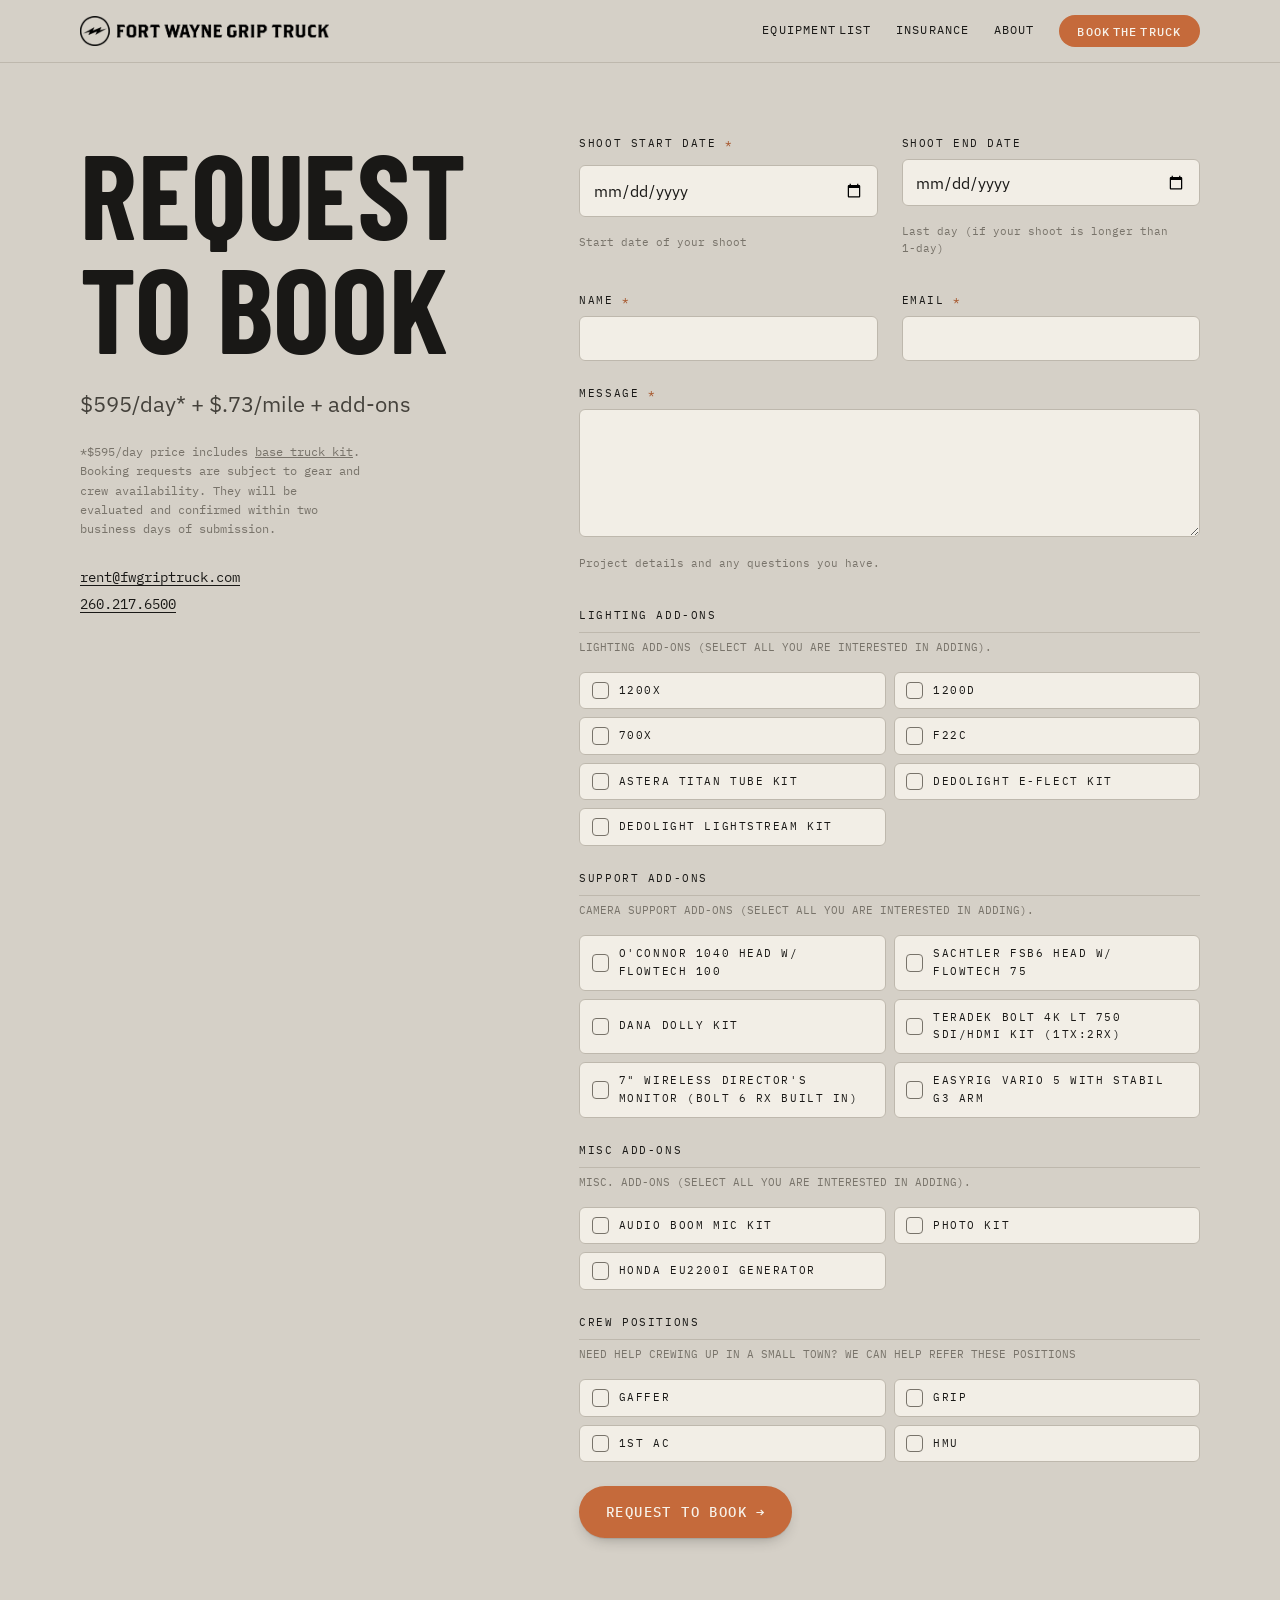
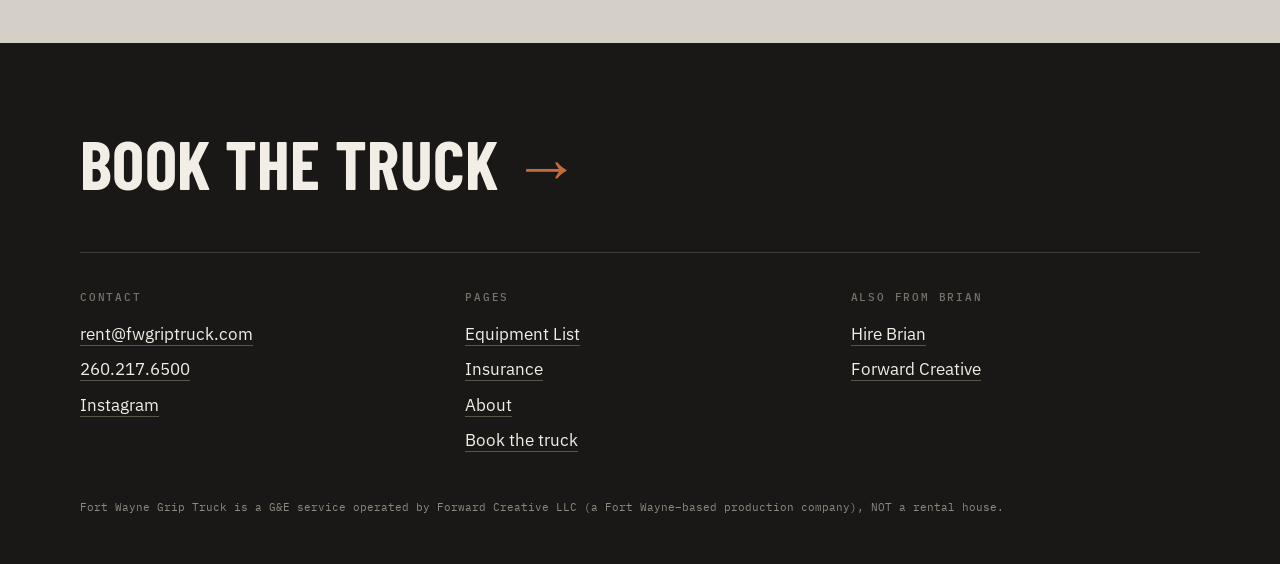
<file: book.html>
<!DOCTYPE html>
<html lang="en">
<head>
<meta charset="utf-8">
<meta name="viewport" content="width=device-width, initial-scale=1">
<title>Book &mdash; Fort Wayne Grip Truck</title>
<meta name="description" content="Request to book Fort Wayne Grip Truck. $595/day + $.73/mile + add-ons. Booking requests are confirmed within two business days.">
<link rel="canonical" href="https://www.fwgriptruck.com/book">
<meta property="og:type" content="website">
<meta property="og:site_name" content="Fort Wayne Grip Truck">
<meta property="og:title" content="Book &mdash; Fort Wayne Grip Truck">
<meta property="og:description" content="Request to book Fort Wayne Grip Truck. $595/day + $.73/mile + add-ons. Booking requests are confirmed within two business days.">
<meta property="og:url" content="https://www.fwgriptruck.com/book">
<meta property="og:image" content="https://www.fwgriptruck.com/img/og.jpg">
<meta name="twitter:card" content="summary_large_image">
<link rel="icon" href="/img/favicon.ico" media="(prefers-color-scheme: light)">
<link rel="icon" href="/img/favicon-dark.ico" media="(prefers-color-scheme: dark)">
<link rel="preconnect" href="https://fonts.googleapis.com">
<link rel="preconnect" href="https://fonts.gstatic.com" crossorigin>
<link href="https://fonts.googleapis.com/css2?family=Barlow+Condensed:wght@500;600;700&family=IBM+Plex+Mono:wght@400;500;600&family=IBM+Plex+Sans:wght@400;500;600&display=swap" rel="stylesheet">
<link rel="stylesheet" href="/styles.css">
<script>if(/[?&]review\b/.test(location.search)||/review/.test(location.hash))document.documentElement.classList.add('review')</script>
<script src="/analytics.js" defer></script>
</head>
<body>
<a class="skip" href="#main">Skip to content</a>
<p class="review-note">Highlighted text is new wording added for clarity. Everything else is from the current site.</p>
<header class="masthead">
  <div class="wrap masthead-in">
    <a class="wordmark" href="/" aria-label="Fort Wayne Grip Truck, home"><img src="/img/logo.png" alt="Fort Wayne Grip Truck"></a>
    <button class="menu-btn" id="menu-btn" type="button" aria-expanded="false" aria-controls="primary-nav" aria-label="Open menu"><span></span><span></span><span></span></button>
    <nav class="nav" id="primary-nav" aria-label="Primary">
      <a class="nav-home" href="/">Home</a>
      <a href="/equipment-list">Equipment List</a><a href="/insurance">Insurance</a><a href="/about">About</a>
      <a class="btn" href="/book" aria-current="page">Book the truck</a>
    </nav>
  </div>
</header>

<main id="main">

  <section class="band book">
    <div class="wrap cols cols-aside">

      <div class="cols-sticky">
        <h1 class="h-xl">Request<br>to book</h1>
        <p class="lede">$595/day* + $.73/mile + add-ons</p>
        <p class="mono-note">*$595/day price includes <a href="/equipment-list">base truck kit</a>. Booking requests are subject to gear and crew availability. They will be evaluated and confirmed within two business days of submission.</p>
        <p class="book-contact"><a href="mailto:rent@fwgriptruck.com?subject=Booking%20Request">rent@fwgriptruck.com</a><br><a href="tel:+12602176500">260.217.6500</a></p>
      </div>

      <div>
        <form class="form" id="booking" method="POST" action="https://api.web3forms.com/submit" data-key="e8407dab-aba8-4530-a000-7c55089f9b6a">
          <input type="hidden" name="access_key" value="e8407dab-aba8-4530-a000-7c55089f9b6a">
          <input type="hidden" name="subject" value="New booking request from fwgriptruck.com">
          <input type="hidden" name="from_name" value="Fort Wayne Grip Truck">
          <input type="hidden" name="redirect" value="https://www.fwgriptruck.com/thanks">
          <p class="hp"><label>Leave this field empty <input type="checkbox" name="botcheck" tabindex="-1" autocomplete="off"></label></p>

          <div class="form-row">
            <div class="field">
              <label for="date-start">Shoot start date <span class="req">*</span></label>
              <input id="date-start" name="shoot-start-date" type="date" required>
              <p class="hint">Start date of your shoot</p>
            </div>
            <div class="field">
              <label for="date-end">Shoot end date</label>
              <input id="date-end" name="shoot-end-date" type="date">
              <p class="hint">Last day (if your shoot is longer than 1-day)</p>
            </div>
          </div>

          <div class="form-row">
            <div class="field">
              <label for="name">Name <span class="req">*</span></label>
              <input id="name" name="name" type="text" autocomplete="name" required>
            </div>
            <div class="field">
              <label for="email">Email <span class="req">*</span></label>
              <input id="email" name="email" type="email" autocomplete="email" required>
            </div>
          </div>

          <div class="field">
            <label for="message">Message <span class="req">*</span></label>
            <textarea id="message" name="message" required></textarea>
            <p class="hint">Project details and any questions you have.</p>
          </div>

          <fieldset class="field" style="border:0; padding:0; margin:0">
            <legend class="legend">Lighting Add-Ons</legend>
            <p class="hint" style="margin:-0.2rem 0 0.6rem">LIGHTING ADD-ONS (SELECT ALL YOU ARE INTERESTED IN ADDING).</p>
            <div class="checks"><label class="check"><input type="checkbox" name="lighting-add-ons" value="1200X"> 1200X</label><label class="check"><input type="checkbox" name="lighting-add-ons" value="1200D"> 1200D</label><label class="check"><input type="checkbox" name="lighting-add-ons" value="700X"> 700X</label><label class="check"><input type="checkbox" name="lighting-add-ons" value="F22C"> F22C</label><label class="check"><input type="checkbox" name="lighting-add-ons" value="ASTERA TITAN TUBE KIT"> ASTERA TITAN TUBE KIT</label><label class="check"><input type="checkbox" name="lighting-add-ons" value="DEDOLIGHT E-FLECT KIT"> DEDOLIGHT E-FLECT KIT</label><label class="check"><input type="checkbox" name="lighting-add-ons" value="DEDOLIGHT LIGHTSTREAM KIT"> DEDOLIGHT LIGHTSTREAM KIT</label></div>
          </fieldset><fieldset class="field" style="border:0; padding:0; margin:0">
            <legend class="legend">Support Add-Ons</legend>
            <p class="hint" style="margin:-0.2rem 0 0.6rem">CAMERA SUPPORT ADD-ONS (SELECT ALL YOU ARE INTERESTED IN ADDING).</p>
            <div class="checks"><label class="check"><input type="checkbox" name="support-add-ons" value="O&#x27;CONNOR 1040 HEAD w/ FLOWTECH 100"> O&#x27;CONNOR 1040 HEAD w/ FLOWTECH 100</label><label class="check"><input type="checkbox" name="support-add-ons" value="SACHTLER FSB6 HEAD w/ FLOWTECH 75"> SACHTLER FSB6 HEAD w/ FLOWTECH 75</label><label class="check"><input type="checkbox" name="support-add-ons" value="DANA DOLLY KIT"> DANA DOLLY KIT</label><label class="check"><input type="checkbox" name="support-add-ons" value="TERADEK BOLT 4k LT 750 SDI/HDMI KIT (1TX:2RX)"> TERADEK BOLT 4k LT 750 SDI/HDMI KIT (1TX:2RX)</label><label class="check"><input type="checkbox" name="support-add-ons" value="7&quot; WIRELESS DIRECTOR&#x27;S MONITOR (BOLT 6 RX BUILT IN)"> 7&quot; WIRELESS DIRECTOR&#x27;S MONITOR (BOLT 6 RX BUILT IN)</label><label class="check"><input type="checkbox" name="support-add-ons" value="EASYRIG VARIO 5 WITH STABIL G3 ARM"> EASYRIG VARIO 5 WITH STABIL G3 ARM</label></div>
          </fieldset><fieldset class="field" style="border:0; padding:0; margin:0">
            <legend class="legend">Misc Add-Ons</legend>
            <p class="hint" style="margin:-0.2rem 0 0.6rem">MISC. ADD-ONS (SELECT ALL YOU ARE INTERESTED IN ADDING).</p>
            <div class="checks"><label class="check"><input type="checkbox" name="misc-add-ons" value="AUDIO BOOM MIC KIT"> AUDIO BOOM MIC KIT</label><label class="check"><input type="checkbox" name="misc-add-ons" value="PHOTO KIT"> PHOTO KIT</label><label class="check"><input type="checkbox" name="misc-add-ons" value="HONDA EU2200i GENERATOR"> HONDA EU2200i GENERATOR</label></div>
          </fieldset><fieldset class="field" style="border:0; padding:0; margin:0">
            <legend class="legend">Crew Positions</legend>
            <p class="hint" style="margin:-0.2rem 0 0.6rem">NEED HELP CREWING UP IN A SMALL TOWN? WE CAN HELP REFER THESE POSITIONS</p>
            <div class="checks"><label class="check"><input type="checkbox" name="crew-positions" value="GAFFER"> GAFFER</label><label class="check"><input type="checkbox" name="crew-positions" value="GRIP"> GRIP</label><label class="check"><input type="checkbox" name="crew-positions" value="1ST AC"> 1ST AC</label><label class="check"><input type="checkbox" name="crew-positions" value="HMU"> HMU</label></div>
          </fieldset>

          <div>
            <button class="btn btn-lg" type="submit">Request to book →</button>
            <p class="hint" id="form-status" role="status" style="margin-top:1rem"></p>
          </div>
        </form>
        <script>
        (function () {
          var f = document.getElementById('booking'), st = document.getElementById('form-status');
          var skip = ['access_key', 'subject', 'from_name', 'redirect', 'botcheck'];
          // a click anywhere on a date field opens the calendar, not just the icon
          f.querySelectorAll('input[type=date]').forEach(function (el) {
            el.addEventListener('click', function () { try { el.showPicker(); } catch (err) {} });
          });
          f.addEventListener('submit', function (e) {
            e.preventDefault();
            var d = new FormData(f), out = new FormData();
            // checkbox groups go through as one comma-separated line each
            d.forEach(function (v, k) { out.has(k) ? out.set(k, out.get(k) + ', ' + v) : out.append(k, v); });
            if (!f.dataset.key) {
              // no form key yet: hand the request to the visitor's email app
              var body = [];
              out.forEach(function (v, k) { if (skip.indexOf(k) < 0) body.push(k + ': ' + v); });
              location.href = 'mailto:rent@fwgriptruck.com?subject=Booking%20Request&body=' + encodeURIComponent(body.join('\n'));
              return;
            }
            st.textContent = 'Sending…';
            fetch(f.action, { method: 'POST', body: out, headers: { Accept: 'application/json' } })
              .then(function (r) { if (!r.ok) throw 0; location.href = '/thanks'; })
              .catch(function () { st.textContent = 'That didn’t send. Please email rent@fwgriptruck.com instead.'; });
          });
        })();
        </script>
      </div>

    </div>
  </section>

</main>

<footer class="footer">
  <div class="wrap">
    <h2 class="h-lg footer-cta"><a href="/book">Book the truck <span aria-hidden="true">→</span></a></h2>

    <div class="footer-grid">
      <div>
        <p class="eyebrow"><span class="add">Contact</span></p>
        <ul class="contact-list">
          <li><a href="mailto:rent@fwgriptruck.com">rent@fwgriptruck.com</a></li>
          <li><a href="tel:+12602176500">260.217.6500</a></li>
          <li><a href="https://www.instagram.com/fwgriptruck/" rel="me noopener">Instagram</a></li>
        </ul>
      </div>
      <div>
        <p class="eyebrow"><span class="add">Pages</span></p>
        <ul class="contact-list">
          <li><a href="/equipment-list">Equipment List</a></li>
          <li><a href="/insurance">Insurance</a></li>
          <li><a href="/about">About</a></li>
          <li><a href="/book">Book the truck</a></li>
        </ul>
      </div>
      <div>
        <p class="eyebrow"><span class="add">Also from Brian</span></p>
        <ul class="contact-list">
          <li><a href="https://www.brianmyersdp.com/" rel="noopener">Hire Brian</a></li>
          <li><a href="https://forwardcreative.tv" rel="noopener">Forward Creative</a></li>
        </ul>
      </div>
    </div>

    <p class="fine">Fort Wayne Grip Truck is a G&amp;E service operated by Forward Creative LLC <span class="add">(a Fort Wayne–based production company)</span>, NOT a rental house.</p>
  </div>
</footer>


<script>
(function () {
  var b = document.getElementById('menu-btn'), m = document.querySelector('.masthead');
  if (!b || !m) return;
  b.addEventListener('click', function () {
    setOpen(!m.classList.contains('is-open'));
  });
  function setOpen(open) {
    m.classList.toggle('is-open', open);
    document.documentElement.classList.toggle('menu-open', open);
    b.setAttribute('aria-expanded', open ? 'true' : 'false');
    b.setAttribute('aria-label', open ? 'Close menu' : 'Open menu');
  }
  document.addEventListener('keydown', function (e) {
    if (e.key === 'Escape' && m.classList.contains('is-open')) setOpen(false);
  });
  [].forEach.call(m.querySelectorAll('.nav a'), function (a) {
    a.addEventListener('click', function () { setOpen(false); });
  });
})();
(function () {
  var d = document, imgs = [].slice.call(d.querySelectorAll('.strip img'));
  if (!imgs.length) return;
  var box = d.createElement('div'), big = d.createElement('img'), i = 0;
  box.className = 'lightbox'; box.setAttribute('role', 'dialog'); box.setAttribute('aria-modal', 'true'); box.setAttribute('aria-label', 'Photo');
  box.innerHTML = '<button class="lb-btn lb-close" aria-label="Close">&times;</button><button class="lb-btn lb-prev" aria-label="Previous photo">&larr;</button><button class="lb-btn lb-next" aria-label="Next photo">&rarr;</button>';
  box.appendChild(big); d.body.appendChild(box);
  function show(n) { i = (n + imgs.length) % imgs.length; big.src = imgs[i].src.replace(/\/1200\//, '/2000/'); big.alt = imgs[i].alt; }
  function close() { box.classList.remove('is-open'); d.documentElement.style.overflow = ''; }
  imgs.forEach(function (im, n) {
    im.tabIndex = 0; im.setAttribute('role', 'button');
    function open() { show(n); box.classList.add('is-open'); d.documentElement.style.overflow = 'hidden'; box.querySelector('.lb-close').focus(); }
    im.addEventListener('click', open);
    im.addEventListener('keydown', function (e) { if (e.key === 'Enter' || e.key === ' ') { e.preventDefault(); open(); } });
  });
  box.addEventListener('click', function (e) {
    if (e.target.classList.contains('lb-prev')) show(i - 1);
    else if (e.target.classList.contains('lb-next')) show(i + 1);
    else if (e.target !== big) close();
  });
  d.addEventListener('keydown', function (e) {
    if (!box.classList.contains('is-open')) return;
    if (e.key === 'Escape') close(); else if (e.key === 'ArrowLeft') show(i - 1); else if (e.key === 'ArrowRight') show(i + 1);
  });
})();
(function () {
  var d = document;
  if (window.matchMedia('(prefers-reduced-motion: reduce)').matches) return;
  var t = d.querySelectorAll('main > section, .strip');
  if (!t.length || !('IntersectionObserver' in window)) return;
  d.documentElement.classList.add('js-reveal');
  t.forEach(function (el) { el.classList.add('reveal'); });
  var io = new IntersectionObserver(function (entries) {
    entries.forEach(function (e) { if (e.isIntersecting) { e.target.classList.add('is-in'); io.unobserve(e.target); } });
  }, { rootMargin: '0px 0px -8% 0px', threshold: 0.06 });
  t.forEach(function (el) { io.observe(el); });
})();
</script>
</body>
</html>
</file>
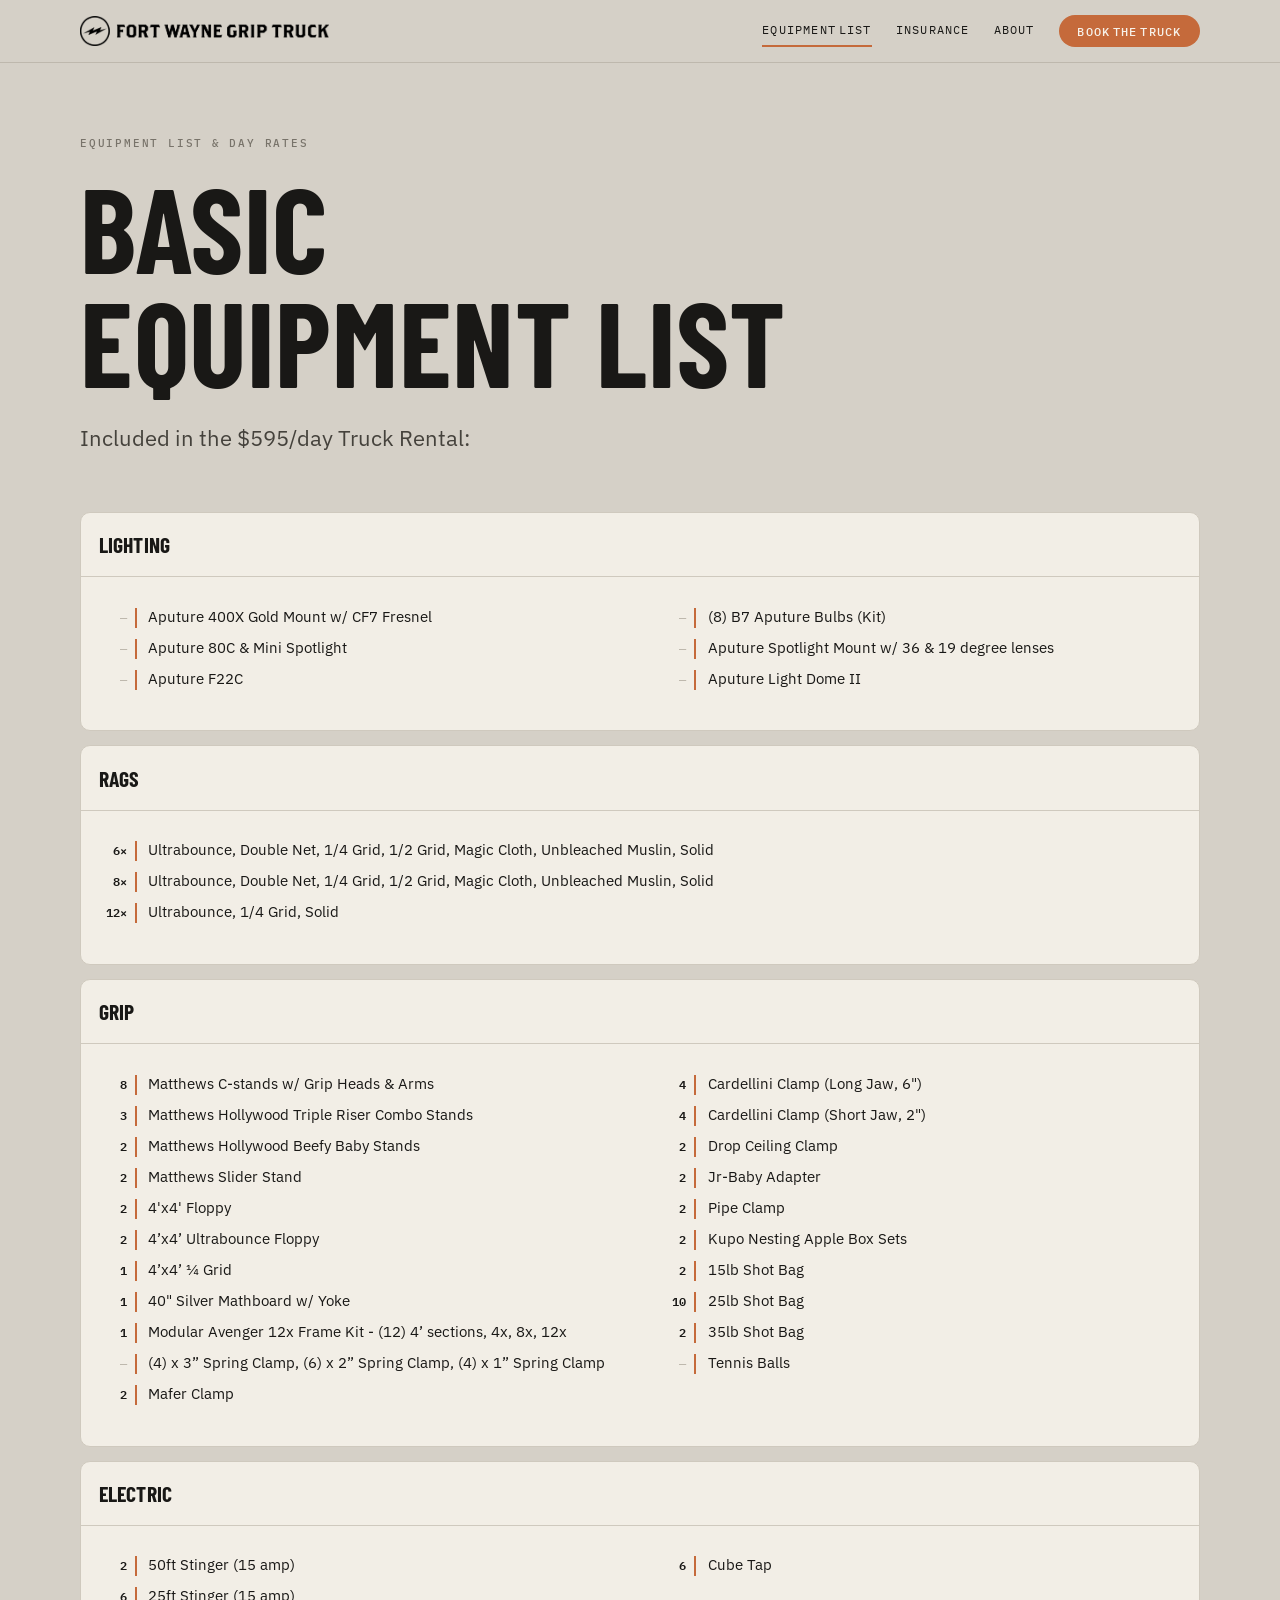
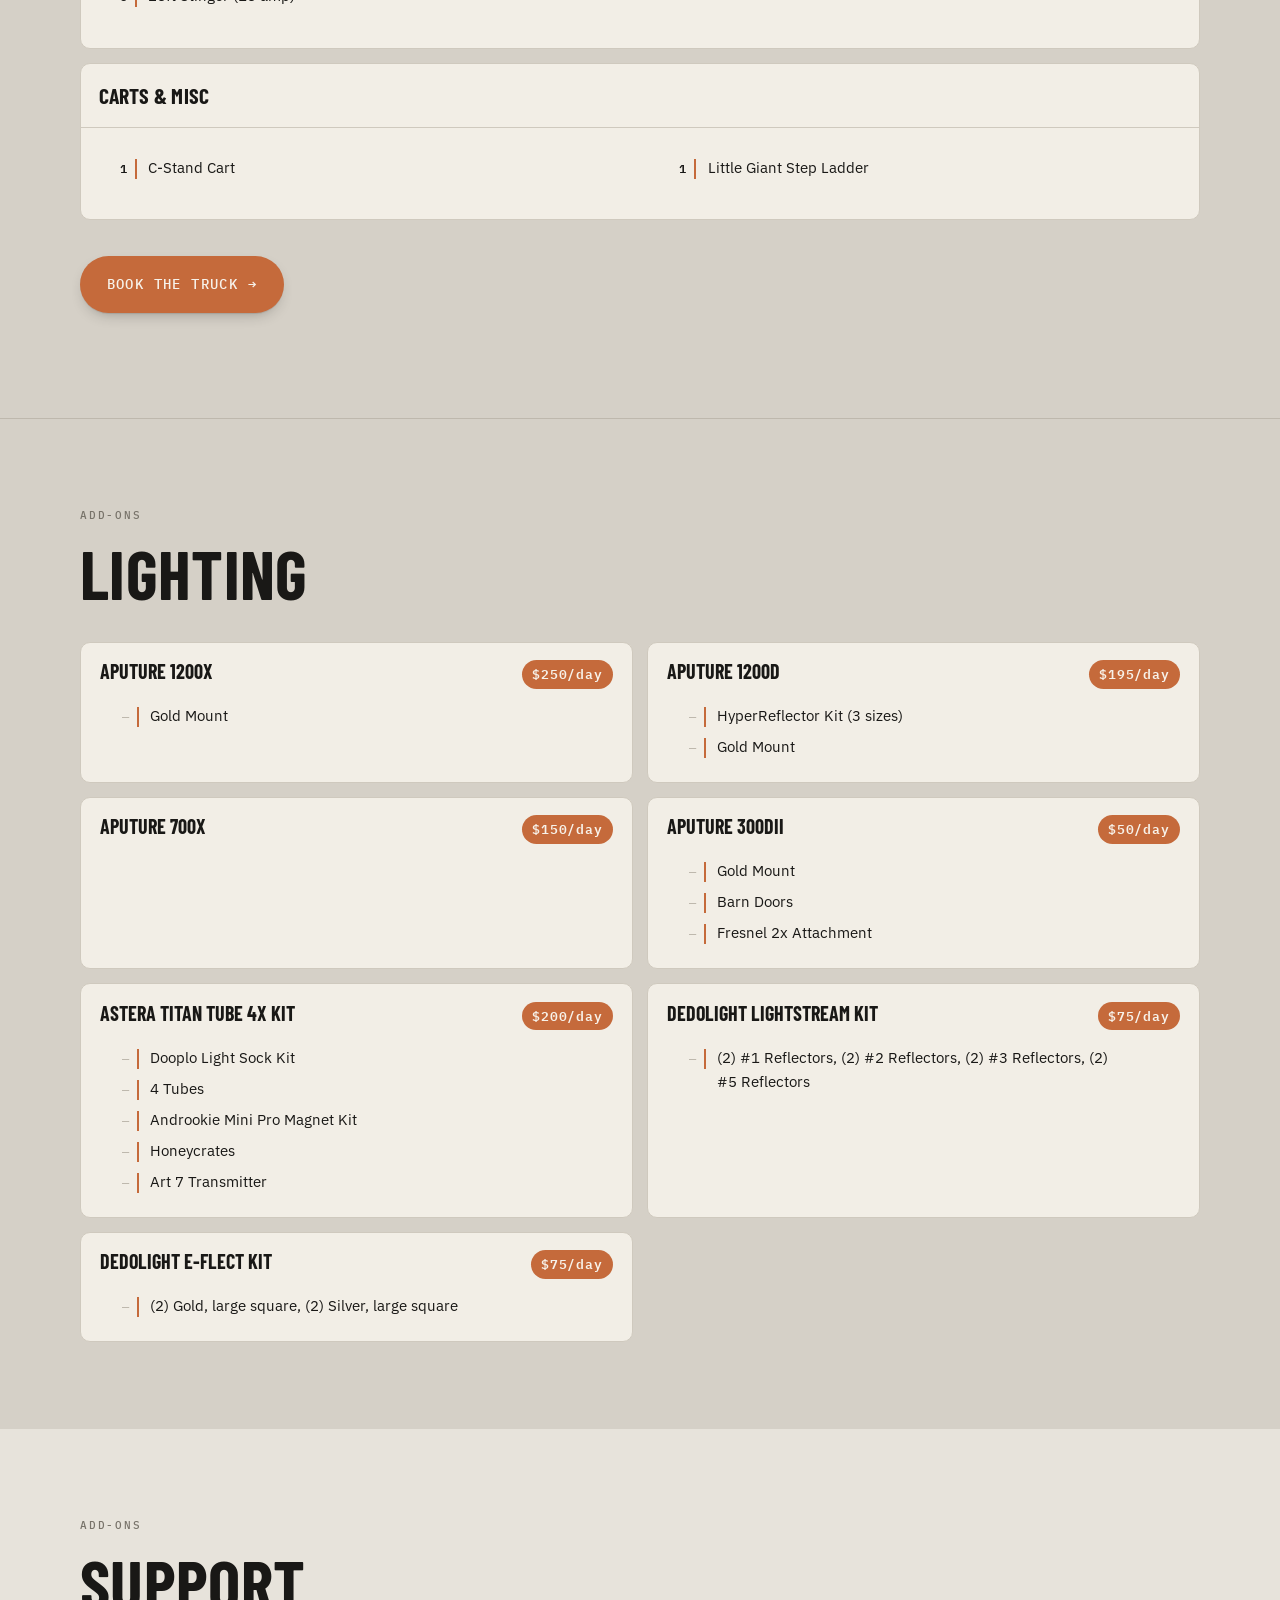
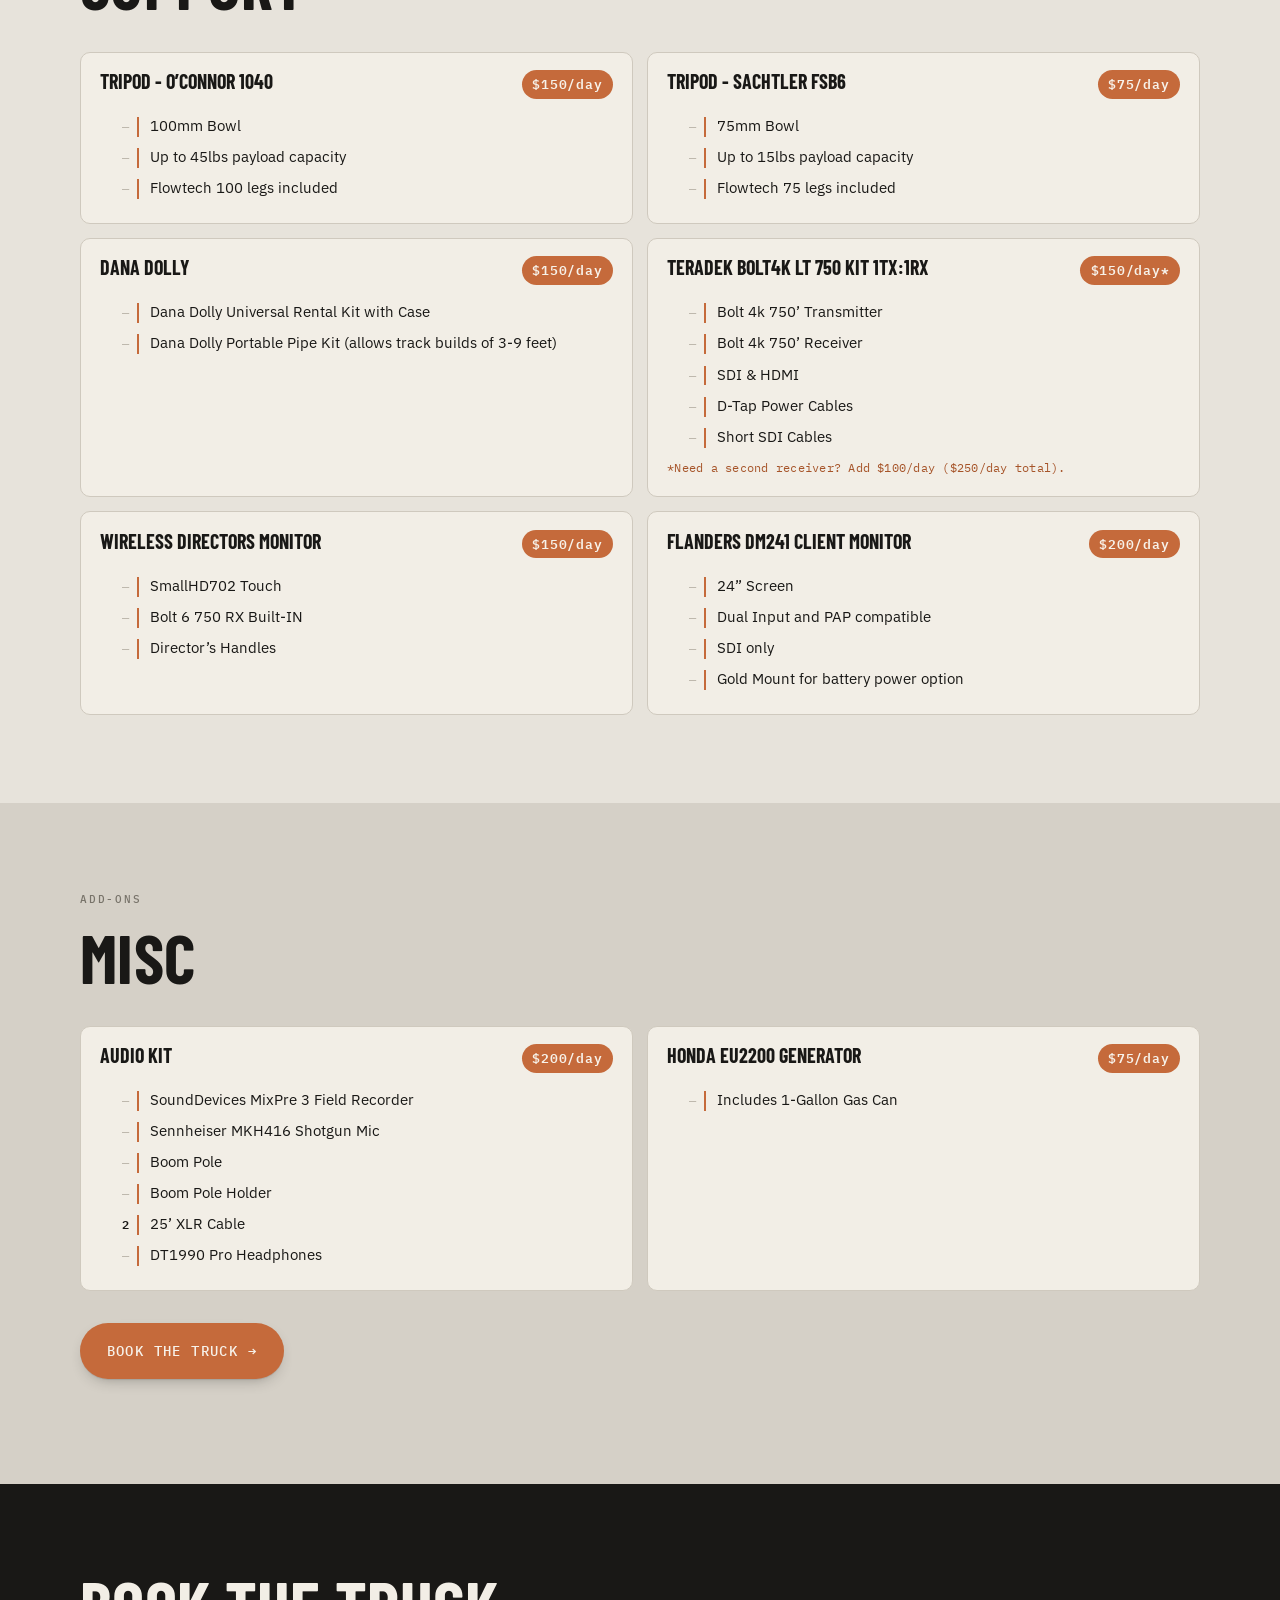
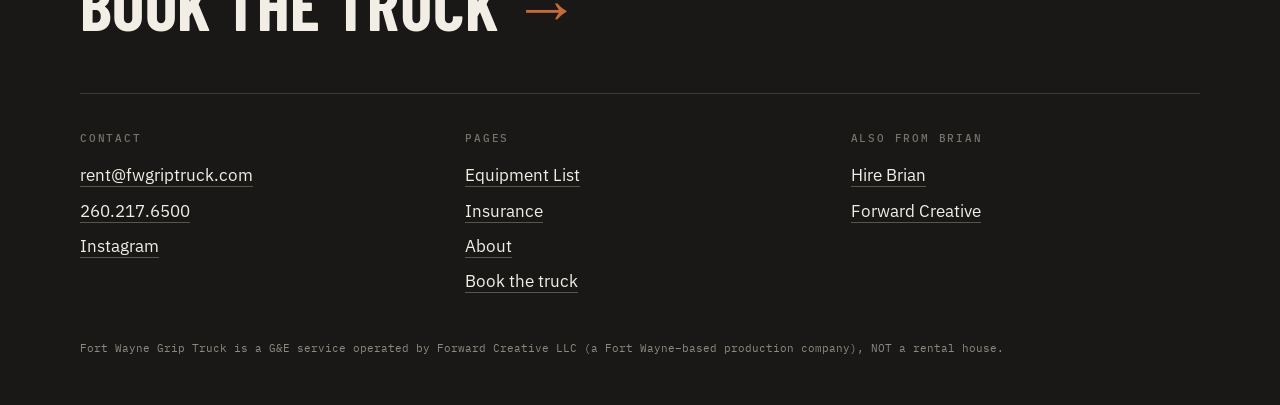
<file: equipment-list.html>
<!DOCTYPE html>
<html lang="en">
<head>
<meta charset="utf-8">
<meta name="viewport" content="width=device-width, initial-scale=1">
<title>Equipment List &mdash; Fort Wayne Grip Truck</title>
<meta name="description" content="Basic equipment list included in the $595/day truck rental, plus lighting, support and misc add-ons with day rates.">
<link rel="canonical" href="https://www.fwgriptruck.com/equipment-list">
<meta property="og:type" content="website">
<meta property="og:site_name" content="Fort Wayne Grip Truck">
<meta property="og:title" content="Equipment List &mdash; Fort Wayne Grip Truck">
<meta property="og:description" content="Basic equipment list included in the $595/day truck rental, plus lighting, support and misc add-ons with day rates.">
<meta property="og:url" content="https://www.fwgriptruck.com/equipment-list">
<meta property="og:image" content="https://www.fwgriptruck.com/img/og.jpg">
<meta name="twitter:card" content="summary_large_image">
<link rel="icon" href="/img/favicon.ico" media="(prefers-color-scheme: light)">
<link rel="icon" href="/img/favicon-dark.ico" media="(prefers-color-scheme: dark)">
<link rel="preconnect" href="https://fonts.googleapis.com">
<link rel="preconnect" href="https://fonts.gstatic.com" crossorigin>
<link href="https://fonts.googleapis.com/css2?family=Barlow+Condensed:wght@500;600;700&family=IBM+Plex+Mono:wght@400;500;600&family=IBM+Plex+Sans:wght@400;500;600&display=swap" rel="stylesheet">
<link rel="stylesheet" href="/styles.css">
<script>if(/[?&]review\b/.test(location.search)||/review/.test(location.hash))document.documentElement.classList.add('review')</script>
<script src="/analytics.js" defer></script>
</head>
<body>
<a class="skip" href="#main">Skip to content</a>
<p class="review-note">Highlighted text is new wording added for clarity. Everything else is from the current site.</p>
<header class="masthead">
  <div class="wrap masthead-in">
    <a class="wordmark" href="/" aria-label="Fort Wayne Grip Truck, home"><img src="/img/logo.png" alt="Fort Wayne Grip Truck"></a>
    <button class="menu-btn" id="menu-btn" type="button" aria-expanded="false" aria-controls="primary-nav" aria-label="Open menu"><span></span><span></span><span></span></button>
    <nav class="nav" id="primary-nav" aria-label="Primary">
      <a class="nav-home" href="/">Home</a>
      <a href="/equipment-list" aria-current="page">Equipment List</a><a href="/insurance">Insurance</a><a href="/about">About</a>
      <a class="btn" href="/book">Book the truck</a>
    </nav>
  </div>
</header>

<main id="main">

  <section class="hero">
    <div class="wrap">
      <p class="eyebrow"><span class="add">Equipment list &amp; day rates</span></p>
      <h1 class="h-xl">Basic<br>equipment list</h1>
      <p class="lede">Included in the $595/day Truck Rental:</p>
    </div>
  </section>

  <section class="band">
    <div class="wrap">
      <div class="sheets-grid">
      <section class="sheet sheet-static">
        <h3 class="sheet-head"><span class="sheet-title">Lighting</span></h3>
        <div class="sheet-body"><ul class="items"><li><span class="qty qty-none">&mdash;</span> Aputure 400X Gold Mount w/ CF7 Fresnel</li><li><span class="qty qty-none">&mdash;</span> Aputure 80C &amp; Mini Spotlight</li><li><span class="qty qty-none">&mdash;</span> Aputure F22C</li><li><span class="qty qty-none">&mdash;</span> (8) B7 Aputure Bulbs (Kit)</li><li><span class="qty qty-none">&mdash;</span> Aputure Spotlight Mount w/ 36 &amp; 19 degree lenses</li><li><span class="qty qty-none">&mdash;</span> Aputure Light Dome II</li></ul></div>
      </section>
      <section class="sheet sheet-static">
        <h3 class="sheet-head"><span class="sheet-title">Rags</span></h3>
        <div class="sheet-body"><ul class="items items-1"><li><span class="qty">6&times;</span> Ultrabounce, Double Net, 1/4 Grid, 1/2 Grid, Magic Cloth, Unbleached Muslin, Solid</li><li><span class="qty">8&times;</span> Ultrabounce, Double Net, 1/4 Grid, 1/2 Grid, Magic Cloth, Unbleached Muslin, Solid</li><li><span class="qty">12&times;</span> Ultrabounce, 1/4 Grid, Solid</li></ul></div>
      </section>
      <section class="sheet sheet-static">
        <h3 class="sheet-head"><span class="sheet-title">Grip</span></h3>
        <div class="sheet-body"><ul class="items"><li><span class="qty">8</span> Matthews C-stands w/ Grip Heads &amp; Arms</li><li><span class="qty">3</span> Matthews Hollywood Triple Riser Combo Stands</li><li><span class="qty">2</span> Matthews Hollywood Beefy Baby Stands</li><li><span class="qty">2</span> Matthews Slider Stand</li><li><span class="qty">2</span> 4'x4' Floppy</li><li><span class="qty">2</span> 4’x4’ Ultrabounce Floppy</li><li><span class="qty">1</span> 4’x4’ ¼ Grid</li><li><span class="qty">1</span> 40" Silver Mathboard w/ Yoke</li><li><span class="qty">1</span> Modular Avenger 12x Frame Kit - (12) 4’ sections, 4x, 8x, 12x</li><li><span class="qty qty-none">&mdash;</span> (4) x 3” Spring Clamp, (6) x 2” Spring Clamp, (4) x 1” Spring Clamp</li><li><span class="qty">2</span> Mafer Clamp</li><li><span class="qty">4</span> Cardellini Clamp (Long Jaw, 6")</li><li><span class="qty">4</span> Cardellini Clamp (Short Jaw, 2")</li><li><span class="qty">2</span> Drop Ceiling Clamp</li><li><span class="qty">2</span> Jr-Baby Adapter</li><li><span class="qty">2</span> Pipe Clamp</li><li><span class="qty">2</span> Kupo Nesting Apple Box Sets</li><li><span class="qty">2</span> 15lb Shot Bag</li><li><span class="qty">10</span> 25lb Shot Bag</li><li><span class="qty">2</span> 35lb Shot Bag</li><li><span class="qty qty-none">&mdash;</span> Tennis Balls</li></ul></div>
      </section>
      <section class="sheet sheet-static">
        <h3 class="sheet-head"><span class="sheet-title">Electric</span></h3>
        <div class="sheet-body"><ul class="items"><li><span class="qty">2</span> 50ft Stinger (15 amp)</li><li><span class="qty">6</span> 25ft Stinger (15 amp)</li><li><span class="qty">6</span> Cube Tap</li></ul></div>
      </section>
      <section class="sheet sheet-static">
        <h3 class="sheet-head"><span class="sheet-title">Carts &amp; misc</span></h3>
        <div class="sheet-body"><ul class="items"><li><span class="qty">1</span> C-Stand Cart</li><li><span class="qty">1</span> Little Giant Step Ladder</li></ul></div>
      </section>
      </div>
      <p style="margin-top:2.25rem"><a class="btn btn-lg" href="/book">Book the truck →</a></p>
    </div>
  </section>

  <hr class="rule">

  <section class="band" id="add-ons">
    <div class="wrap">
      <p class="eyebrow">Add-ons</p>
      <h2 class="h-lg" style="margin-bottom:2.25rem">Lighting</h2>
      <div class="addons"><div class="addon">
          <div class="addon-head"><span class="addon-name">APUTURE 1200X</span><span class="addon-price">$250/day</span></div>
          <ul class="items items-1"><li><span class="qty qty-none">&mdash;</span> Gold Mount</li></ul>
        </div>
        <div class="addon">
          <div class="addon-head"><span class="addon-name">APUTURE 1200D</span><span class="addon-price">$195/day</span></div>
          <ul class="items items-1"><li><span class="qty qty-none">&mdash;</span> HyperReflector Kit (3 sizes)</li><li><span class="qty qty-none">&mdash;</span> Gold Mount</li></ul>
        </div>
        <div class="addon">
          <div class="addon-head"><span class="addon-name">APUTURE 700X</span><span class="addon-price">$150/day</span></div>
          
        </div>
        <div class="addon">
          <div class="addon-head"><span class="addon-name">APUTURE 300dii</span><span class="addon-price">$50/day</span></div>
          <ul class="items items-1"><li><span class="qty qty-none">&mdash;</span> Gold Mount</li><li><span class="qty qty-none">&mdash;</span> Barn Doors</li><li><span class="qty qty-none">&mdash;</span> Fresnel 2x Attachment</li></ul>
        </div>
        <div class="addon">
          <div class="addon-head"><span class="addon-name">ASTERA TITAN TUBE 4x KIT</span><span class="addon-price">$200/day</span></div>
          <ul class="items items-1"><li><span class="qty qty-none">&mdash;</span> Dooplo Light Sock Kit</li><li><span class="qty qty-none">&mdash;</span> 4 Tubes</li><li><span class="qty qty-none">&mdash;</span> Androokie Mini Pro Magnet Kit</li><li><span class="qty qty-none">&mdash;</span> Honeycrates</li><li><span class="qty qty-none">&mdash;</span> Art 7 Transmitter</li></ul>
        </div>
        <div class="addon">
          <div class="addon-head"><span class="addon-name">DEDOLIGHT LIGHTSTREAM KIT</span><span class="addon-price">$75/day</span></div>
          <ul class="items items-1"><li><span class="qty qty-none">&mdash;</span> (2) #1 Reflectors, (2) #2 Reflectors, (2) #3 Reflectors, (2) #5 Reflectors</li></ul>
        </div>
        <div class="addon">
          <div class="addon-head"><span class="addon-name">DEDOLIGHT E-FLECT KIT</span><span class="addon-price">$75/day</span></div>
          <ul class="items items-1"><li><span class="qty qty-none">&mdash;</span> (2) Gold, large square, (2) Silver, large square</li></ul>
        </div></div>
    </div>
  </section>

  <section class="band band-panel">
    <div class="wrap">
      <p class="eyebrow">Add-ons</p>
      <h2 class="h-lg" style="margin-bottom:2.25rem">Support</h2>
      <div class="addons"><div class="addon">
          <div class="addon-head"><span class="addon-name">TRIPOD - O’CONNOR 1040</span><span class="addon-price">$150/day</span></div>
          <ul class="items items-1"><li><span class="qty qty-none">&mdash;</span> 100mm Bowl</li><li><span class="qty qty-none">&mdash;</span> Up to 45lbs payload capacity</li><li><span class="qty qty-none">&mdash;</span> Flowtech 100 legs included</li></ul>
        </div>
        <div class="addon">
          <div class="addon-head"><span class="addon-name">TRIPOD - SACHTLER FSB6</span><span class="addon-price">$75/day</span></div>
          <ul class="items items-1"><li><span class="qty qty-none">&mdash;</span> 75mm Bowl</li><li><span class="qty qty-none">&mdash;</span> Up to 15lbs payload capacity</li><li><span class="qty qty-none">&mdash;</span> Flowtech 75 legs included</li></ul>
        </div>
        <div class="addon">
          <div class="addon-head"><span class="addon-name">DANA DOLLY</span><span class="addon-price">$150/day</span></div>
          <ul class="items items-1"><li><span class="qty qty-none">&mdash;</span> Dana Dolly Universal Rental Kit with Case</li><li><span class="qty qty-none">&mdash;</span> Dana Dolly Portable Pipe Kit (allows track builds of 3-9 feet)</li></ul>
        </div>
        <div class="addon">
          <div class="addon-head"><span class="addon-name">TERADEK BOLT4k LT 750 KIT 1TX:1RX</span><span class="addon-price">$150/day*</span></div>
          <ul class="items items-1"><li><span class="qty qty-none">&mdash;</span> Bolt 4k 750’ Transmitter</li><li><span class="qty qty-none">&mdash;</span> Bolt 4k 750’ Receiver</li><li><span class="qty qty-none">&mdash;</span> SDI &amp; HDMI</li><li><span class="qty qty-none">&mdash;</span> D-Tap Power Cables</li><li><span class="qty qty-none">&mdash;</span> Short SDI Cables</li></ul>
          <p class="ao-foot">*Need a second receiver? Add $100/day ($250/day total).</p>
        </div>
        <div class="addon">
          <div class="addon-head"><span class="addon-name">WIRELESS DIRECTORS MONITOR</span><span class="addon-price">$150/day</span></div>
          <ul class="items items-1"><li><span class="qty qty-none">&mdash;</span> SmallHD702 Touch</li><li><span class="qty qty-none">&mdash;</span> Bolt 6 750 RX Built-IN</li><li><span class="qty qty-none">&mdash;</span> Director’s Handles</li></ul>
        </div>
        <div class="addon">
          <div class="addon-head"><span class="addon-name">FLANDERS DM241 CLIENT MONITOR</span><span class="addon-price">$200/day</span></div>
          <ul class="items items-1"><li><span class="qty qty-none">&mdash;</span> 24” Screen</li><li><span class="qty qty-none">&mdash;</span> Dual Input and PAP compatible</li><li><span class="qty qty-none">&mdash;</span> SDI only</li><li><span class="qty qty-none">&mdash;</span> Gold Mount for battery power option</li></ul>
        </div></div>
    </div>
  </section>

  <section class="band">
    <div class="wrap">
      <p class="eyebrow">Add-ons</p>
      <h2 class="h-lg" style="margin-bottom:2.25rem">Misc</h2>
      <div class="addons"><div class="addon">
          <div class="addon-head"><span class="addon-name">AUDIO KIT</span><span class="addon-price">$200/day</span></div>
          <ul class="items items-1"><li><span class="qty qty-none">&mdash;</span> SoundDevices MixPre 3 Field Recorder</li><li><span class="qty qty-none">&mdash;</span> Sennheiser MKH416 Shotgun Mic</li><li><span class="qty qty-none">&mdash;</span> Boom Pole</li><li><span class="qty qty-none">&mdash;</span> Boom Pole Holder</li><li><span class="qty">2</span> 25’ XLR Cable</li><li><span class="qty qty-none">&mdash;</span> DT1990 Pro Headphones</li></ul>
        </div>
        <div class="addon">
          <div class="addon-head"><span class="addon-name">HONDA EU2200 GENERATOR</span><span class="addon-price">$75/day</span></div>
          <ul class="items items-1"><li><span class="qty qty-none">&mdash;</span> Includes 1-Gallon Gas Can</li></ul>
        </div></div>
      <p style="margin-top:2rem"><a class="btn btn-lg" href="/book">Book the truck →</a></p>
    </div>
  </section>

</main>

<footer class="footer">
  <div class="wrap">
    <h2 class="h-lg footer-cta"><a href="/book">Book the truck <span aria-hidden="true">→</span></a></h2>

    <div class="footer-grid">
      <div>
        <p class="eyebrow"><span class="add">Contact</span></p>
        <ul class="contact-list">
          <li><a href="mailto:rent@fwgriptruck.com">rent@fwgriptruck.com</a></li>
          <li><a href="tel:+12602176500">260.217.6500</a></li>
          <li><a href="https://www.instagram.com/fwgriptruck/" rel="me noopener">Instagram</a></li>
        </ul>
      </div>
      <div>
        <p class="eyebrow"><span class="add">Pages</span></p>
        <ul class="contact-list">
          <li><a href="/equipment-list">Equipment List</a></li>
          <li><a href="/insurance">Insurance</a></li>
          <li><a href="/about">About</a></li>
          <li><a href="/book">Book the truck</a></li>
        </ul>
      </div>
      <div>
        <p class="eyebrow"><span class="add">Also from Brian</span></p>
        <ul class="contact-list">
          <li><a href="https://www.brianmyersdp.com/" rel="noopener">Hire Brian</a></li>
          <li><a href="https://forwardcreative.tv" rel="noopener">Forward Creative</a></li>
        </ul>
      </div>
    </div>

    <p class="fine">Fort Wayne Grip Truck is a G&amp;E service operated by Forward Creative LLC <span class="add">(a Fort Wayne–based production company)</span>, NOT a rental house.</p>
  </div>
</footer>


<script>
(function () {
  var b = document.getElementById('menu-btn'), m = document.querySelector('.masthead');
  if (!b || !m) return;
  b.addEventListener('click', function () {
    setOpen(!m.classList.contains('is-open'));
  });
  function setOpen(open) {
    m.classList.toggle('is-open', open);
    document.documentElement.classList.toggle('menu-open', open);
    b.setAttribute('aria-expanded', open ? 'true' : 'false');
    b.setAttribute('aria-label', open ? 'Close menu' : 'Open menu');
  }
  document.addEventListener('keydown', function (e) {
    if (e.key === 'Escape' && m.classList.contains('is-open')) setOpen(false);
  });
  [].forEach.call(m.querySelectorAll('.nav a'), function (a) {
    a.addEventListener('click', function () { setOpen(false); });
  });
})();
(function () {
  var d = document, imgs = [].slice.call(d.querySelectorAll('.strip img'));
  if (!imgs.length) return;
  var box = d.createElement('div'), big = d.createElement('img'), i = 0;
  box.className = 'lightbox'; box.setAttribute('role', 'dialog'); box.setAttribute('aria-modal', 'true'); box.setAttribute('aria-label', 'Photo');
  box.innerHTML = '<button class="lb-btn lb-close" aria-label="Close">&times;</button><button class="lb-btn lb-prev" aria-label="Previous photo">&larr;</button><button class="lb-btn lb-next" aria-label="Next photo">&rarr;</button>';
  box.appendChild(big); d.body.appendChild(box);
  function show(n) { i = (n + imgs.length) % imgs.length; big.src = imgs[i].src.replace(/\/1200\//, '/2000/'); big.alt = imgs[i].alt; }
  function close() { box.classList.remove('is-open'); d.documentElement.style.overflow = ''; }
  imgs.forEach(function (im, n) {
    im.tabIndex = 0; im.setAttribute('role', 'button');
    function open() { show(n); box.classList.add('is-open'); d.documentElement.style.overflow = 'hidden'; box.querySelector('.lb-close').focus(); }
    im.addEventListener('click', open);
    im.addEventListener('keydown', function (e) { if (e.key === 'Enter' || e.key === ' ') { e.preventDefault(); open(); } });
  });
  box.addEventListener('click', function (e) {
    if (e.target.classList.contains('lb-prev')) show(i - 1);
    else if (e.target.classList.contains('lb-next')) show(i + 1);
    else if (e.target !== big) close();
  });
  d.addEventListener('keydown', function (e) {
    if (!box.classList.contains('is-open')) return;
    if (e.key === 'Escape') close(); else if (e.key === 'ArrowLeft') show(i - 1); else if (e.key === 'ArrowRight') show(i + 1);
  });
})();
(function () {
  var d = document;
  if (window.matchMedia('(prefers-reduced-motion: reduce)').matches) return;
  var t = d.querySelectorAll('main > section, .strip');
  if (!t.length || !('IntersectionObserver' in window)) return;
  d.documentElement.classList.add('js-reveal');
  t.forEach(function (el) { el.classList.add('reveal'); });
  var io = new IntersectionObserver(function (entries) {
    entries.forEach(function (e) { if (e.isIntersecting) { e.target.classList.add('is-in'); io.unobserve(e.target); } });
  }, { rootMargin: '0px 0px -8% 0px', threshold: 0.06 });
  t.forEach(function (el) { io.observe(el); });
})();
</script>
</body>
</html>
</file>
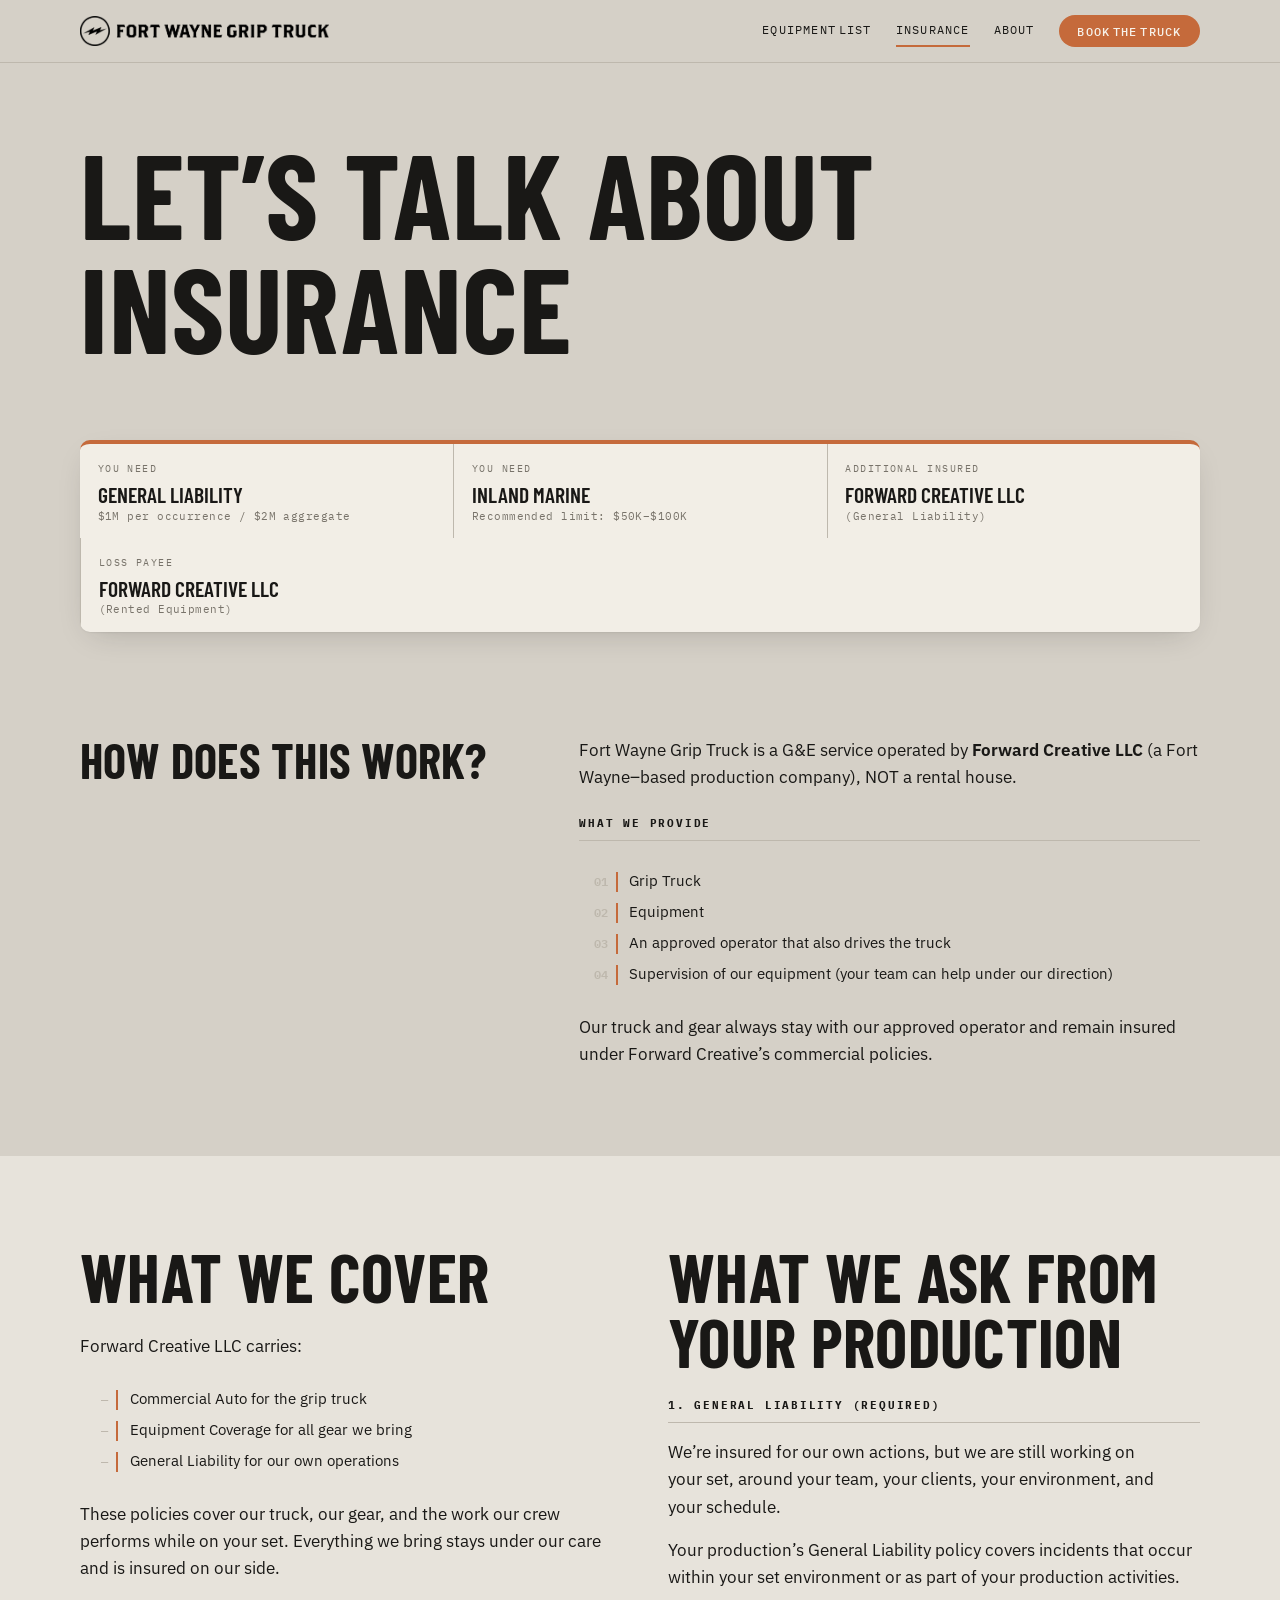
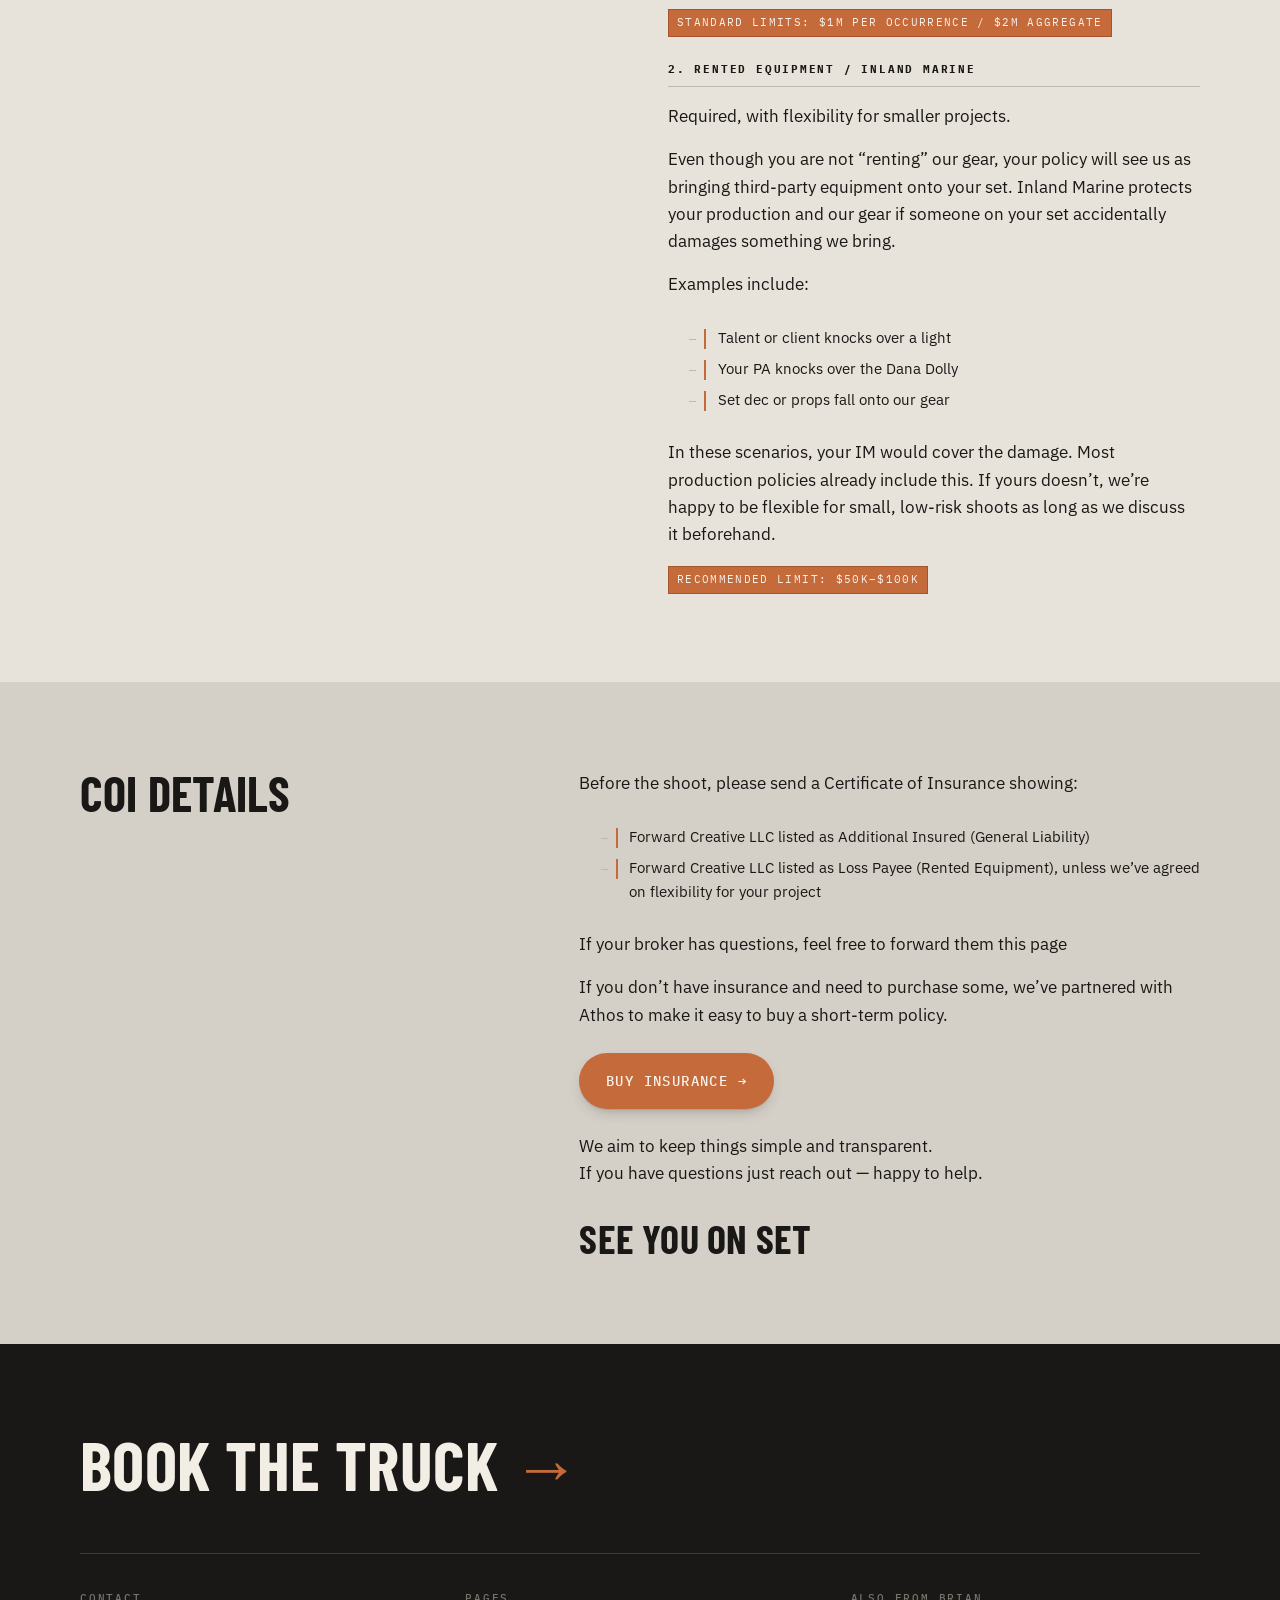
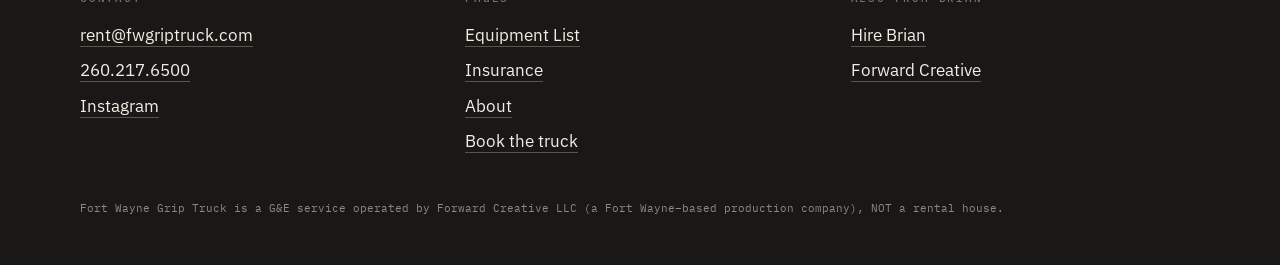
<file: insurance.html>
<!DOCTYPE html>
<html lang="en">
<head>
<meta charset="utf-8">
<meta name="viewport" content="width=device-width, initial-scale=1">
<title>Insurance &mdash; Fort Wayne Grip Truck</title>
<meta name="description" content="The fine print on how to rent the grip truck.">
<link rel="canonical" href="https://www.fwgriptruck.com/insurance">
<meta property="og:type" content="website">
<meta property="og:site_name" content="Fort Wayne Grip Truck">
<meta property="og:title" content="Insurance &mdash; Fort Wayne Grip Truck">
<meta property="og:description" content="The fine print on how to rent the grip truck.">
<meta property="og:url" content="https://www.fwgriptruck.com/insurance">
<meta property="og:image" content="https://www.fwgriptruck.com/img/og.jpg">
<meta name="twitter:card" content="summary_large_image">
<link rel="icon" href="/img/favicon.ico" media="(prefers-color-scheme: light)">
<link rel="icon" href="/img/favicon-dark.ico" media="(prefers-color-scheme: dark)">
<link rel="preconnect" href="https://fonts.googleapis.com">
<link rel="preconnect" href="https://fonts.gstatic.com" crossorigin>
<link href="https://fonts.googleapis.com/css2?family=Barlow+Condensed:wght@500;600;700&family=IBM+Plex+Mono:wght@400;500;600&family=IBM+Plex+Sans:wght@400;500;600&display=swap" rel="stylesheet">
<link rel="stylesheet" href="/styles.css">
<script>if(/[?&]review\b/.test(location.search)||/review/.test(location.hash))document.documentElement.classList.add('review')</script>
<script src="/analytics.js" defer></script>
</head>
<body>
<a class="skip" href="#main">Skip to content</a>
<p class="review-note">Highlighted text is new wording added for clarity. Everything else is from the current site.</p>
<header class="masthead">
  <div class="wrap masthead-in">
    <a class="wordmark" href="/" aria-label="Fort Wayne Grip Truck, home"><img src="/img/logo.png" alt="Fort Wayne Grip Truck"></a>
    <button class="menu-btn" id="menu-btn" type="button" aria-expanded="false" aria-controls="primary-nav" aria-label="Open menu"><span></span><span></span><span></span></button>
    <nav class="nav" id="primary-nav" aria-label="Primary">
      <a class="nav-home" href="/">Home</a>
      <a href="/equipment-list">Equipment List</a><a href="/insurance" aria-current="page">Insurance</a><a href="/about">About</a>
      <a class="btn" href="/book">Book the truck</a>
    </nav>
  </div>
</header>

<main id="main">

  <section class="hero">
    <div class="wrap">
      <h1 class="h-xl">Let’s talk about<br>insurance</h1>
    </div>
  </section>

  <section class="wrap" aria-label="Insurance at a glance">
    <dl class="doorpanel">
      <div><dt><span class="add">You need</span></dt><dd>General Liability <small>$1M per occurrence / $2M aggregate</small></dd></div>
      <div><dt><span class="add">You need</span></dt><dd>Inland Marine <small>Recommended limit: $50K–$100K</small></dd></div>
      <div><dt><span class="add">Additional insured</span></dt><dd>Forward Creative LLC <small>(General Liability)</small></dd></div>
      <div><dt><span class="add">Loss payee</span></dt><dd>Forward Creative LLC <small>(Rented Equipment)</small></dd></div>
    </dl>
  </section>

  <section class="band">
    <div class="wrap cols cols-aside">
      <div class="cols-sticky">
        <h2 class="h-lg">How does this work?</h2>
      </div>
      <div class="prose stack">
        <p>Fort Wayne Grip Truck is a G&amp;E service operated by <strong>Forward Creative LLC</strong> <span class="add">(a Fort Wayne–based production company)</span>, NOT a rental house.</p>
        <h3 class="subhead">What We Provide</h3>
        <ul class="items items-1">
          <li><span class="qty qty-none">01</span> Grip Truck</li>
          <li><span class="qty qty-none">02</span> Equipment</li>
          <li><span class="qty qty-none">03</span> An approved operator that also drives the truck</li>
          <li><span class="qty qty-none">04</span> Supervision of our equipment (your team can help under our direction)</li>
        </ul>
        <p style="margin-top:1.5rem">Our truck and gear always stay with our approved operator and remain insured under Forward Creative’s commercial policies.</p>
      </div>
    </div>
  </section>

  <section class="band band-panel">
    <div class="wrap cols">
      <div>
        <h2 class="h-lg" style="margin-bottom:1.5rem">What we cover</h2>
        <div class="prose stack">
          <p>Forward Creative LLC carries:</p>
          <ul class="items items-1">
            <li><span class="qty qty-none">—</span> Commercial Auto for the grip truck</li>
            <li><span class="qty qty-none">—</span> Equipment Coverage for all gear we bring</li>
            <li><span class="qty qty-none">—</span> General Liability for our own operations</li>
          </ul>
          <p style="margin-top:1.5rem">These policies cover our truck, our gear, and the work our crew performs while on your set. Everything we bring stays under our care and is insured on our side.</p>
        </div>
      </div>
      <div>
        <h2 class="h-lg" style="margin-bottom:1.5rem">What we ask from your production</h2>
        <div class="prose stack">
          <h3 class="subhead">1. General Liability (Required)</h3>
          <p>We’re insured for our own actions, but we are still working on your set, around your team, your clients, your environment, and your schedule.</p>
          <p>Your production’s General Liability policy covers incidents that occur within your set environment or as part of your production activities.</p>
          <p><span class="tag">Standard limits: $1M per occurrence / $2M aggregate</span></p>

          <h3 class="subhead">2. Rented Equipment / Inland Marine</h3>
          <p>Required, with flexibility for smaller projects.</p>
          <p>Even though you are not “renting” our gear, your policy will see us as bringing third-party equipment onto your set. Inland Marine protects your production and our gear if someone on your set accidentally damages something we bring.</p>
          <p>Examples include:</p>
          <ul class="items items-1">
            <li><span class="qty qty-none">—</span> Talent or client knocks over a light</li>
            <li><span class="qty qty-none">—</span> Your PA knocks over the Dana Dolly</li>
            <li><span class="qty qty-none">—</span> Set dec or props fall onto our gear</li>
          </ul>
          <p style="margin-top:1.5rem">In these scenarios, your IM would cover the damage. Most production policies already include this. If yours doesn’t, we’re happy to be flexible for small, low-risk shoots as long as we discuss it beforehand.</p>
          <p><span class="tag">Recommended limit: $50K–$100K</span></p>
        </div>
      </div>
    </div>
  </section>

  <section class="band">
    <div class="wrap cols cols-aside">
      <div class="cols-sticky">
        <h2 class="h-lg">COI Details</h2>
      </div>
      <div class="prose stack">
        <p>Before the shoot, please send a Certificate of Insurance showing:</p>
        <ul class="items items-1">
          <li><span class="qty qty-none">—</span> Forward Creative LLC listed as Additional Insured (General Liability)</li>
          <li><span class="qty qty-none">—</span> Forward Creative LLC listed as Loss Payee (Rented Equipment), unless we’ve agreed on flexibility for your project</li>
        </ul>
        <p style="margin-top:1.5rem">If your broker has questions, feel free to forward them this page</p>
        <p>If you don’t have insurance and need to purchase some, we’ve partnered with Athos to make it easy to buy a short-term policy.</p>
        <p style="margin-top:1.5rem"><a class="btn btn-lg" href="https://www.athosinsurance.com/partner/FortWayneGripTruck/Partnership" rel="noopener" target="_blank">Buy insurance →</a></p>
        <p style="margin-top:1.5rem">We aim to keep things simple and transparent.<br>If you have questions just reach out — happy to help.</p>
        <h3 class="h-md" style="margin-top:2rem">See You on Set</h3>
      </div>
    </div>
  </section>

</main>

<footer class="footer">
  <div class="wrap">
    <h2 class="h-lg footer-cta"><a href="/book">Book the truck <span aria-hidden="true">→</span></a></h2>

    <div class="footer-grid">
      <div>
        <p class="eyebrow"><span class="add">Contact</span></p>
        <ul class="contact-list">
          <li><a href="mailto:rent@fwgriptruck.com">rent@fwgriptruck.com</a></li>
          <li><a href="tel:+12602176500">260.217.6500</a></li>
          <li><a href="https://www.instagram.com/fwgriptruck/" rel="me noopener">Instagram</a></li>
        </ul>
      </div>
      <div>
        <p class="eyebrow"><span class="add">Pages</span></p>
        <ul class="contact-list">
          <li><a href="/equipment-list">Equipment List</a></li>
          <li><a href="/insurance">Insurance</a></li>
          <li><a href="/about">About</a></li>
          <li><a href="/book">Book the truck</a></li>
        </ul>
      </div>
      <div>
        <p class="eyebrow"><span class="add">Also from Brian</span></p>
        <ul class="contact-list">
          <li><a href="https://www.brianmyersdp.com/" rel="noopener">Hire Brian</a></li>
          <li><a href="https://forwardcreative.tv" rel="noopener">Forward Creative</a></li>
        </ul>
      </div>
    </div>

    <p class="fine">Fort Wayne Grip Truck is a G&amp;E service operated by Forward Creative LLC <span class="add">(a Fort Wayne–based production company)</span>, NOT a rental house.</p>
  </div>
</footer>


<script>
(function () {
  var b = document.getElementById('menu-btn'), m = document.querySelector('.masthead');
  if (!b || !m) return;
  b.addEventListener('click', function () {
    setOpen(!m.classList.contains('is-open'));
  });
  function setOpen(open) {
    m.classList.toggle('is-open', open);
    document.documentElement.classList.toggle('menu-open', open);
    b.setAttribute('aria-expanded', open ? 'true' : 'false');
    b.setAttribute('aria-label', open ? 'Close menu' : 'Open menu');
  }
  document.addEventListener('keydown', function (e) {
    if (e.key === 'Escape' && m.classList.contains('is-open')) setOpen(false);
  });
  [].forEach.call(m.querySelectorAll('.nav a'), function (a) {
    a.addEventListener('click', function () { setOpen(false); });
  });
})();
(function () {
  var d = document, imgs = [].slice.call(d.querySelectorAll('.strip img'));
  if (!imgs.length) return;
  var box = d.createElement('div'), big = d.createElement('img'), i = 0;
  box.className = 'lightbox'; box.setAttribute('role', 'dialog'); box.setAttribute('aria-modal', 'true'); box.setAttribute('aria-label', 'Photo');
  box.innerHTML = '<button class="lb-btn lb-close" aria-label="Close">&times;</button><button class="lb-btn lb-prev" aria-label="Previous photo">&larr;</button><button class="lb-btn lb-next" aria-label="Next photo">&rarr;</button>';
  box.appendChild(big); d.body.appendChild(box);
  function show(n) { i = (n + imgs.length) % imgs.length; big.src = imgs[i].src.replace(/\/1200\//, '/2000/'); big.alt = imgs[i].alt; }
  function close() { box.classList.remove('is-open'); d.documentElement.style.overflow = ''; }
  imgs.forEach(function (im, n) {
    im.tabIndex = 0; im.setAttribute('role', 'button');
    function open() { show(n); box.classList.add('is-open'); d.documentElement.style.overflow = 'hidden'; box.querySelector('.lb-close').focus(); }
    im.addEventListener('click', open);
    im.addEventListener('keydown', function (e) { if (e.key === 'Enter' || e.key === ' ') { e.preventDefault(); open(); } });
  });
  box.addEventListener('click', function (e) {
    if (e.target.classList.contains('lb-prev')) show(i - 1);
    else if (e.target.classList.contains('lb-next')) show(i + 1);
    else if (e.target !== big) close();
  });
  d.addEventListener('keydown', function (e) {
    if (!box.classList.contains('is-open')) return;
    if (e.key === 'Escape') close(); else if (e.key === 'ArrowLeft') show(i - 1); else if (e.key === 'ArrowRight') show(i + 1);
  });
})();
(function () {
  var d = document;
  if (window.matchMedia('(prefers-reduced-motion: reduce)').matches) return;
  var t = d.querySelectorAll('main > section, .strip');
  if (!t.length || !('IntersectionObserver' in window)) return;
  d.documentElement.classList.add('js-reveal');
  t.forEach(function (el) { el.classList.add('reveal'); });
  var io = new IntersectionObserver(function (entries) {
    entries.forEach(function (e) { if (e.isIntersecting) { e.target.classList.add('is-in'); io.unobserve(e.target); } });
  }, { rootMargin: '0px 0px -8% 0px', threshold: 0.06 });
  t.forEach(function (el) { io.observe(el); });
})();
</script>
</body>
</html>
</file>
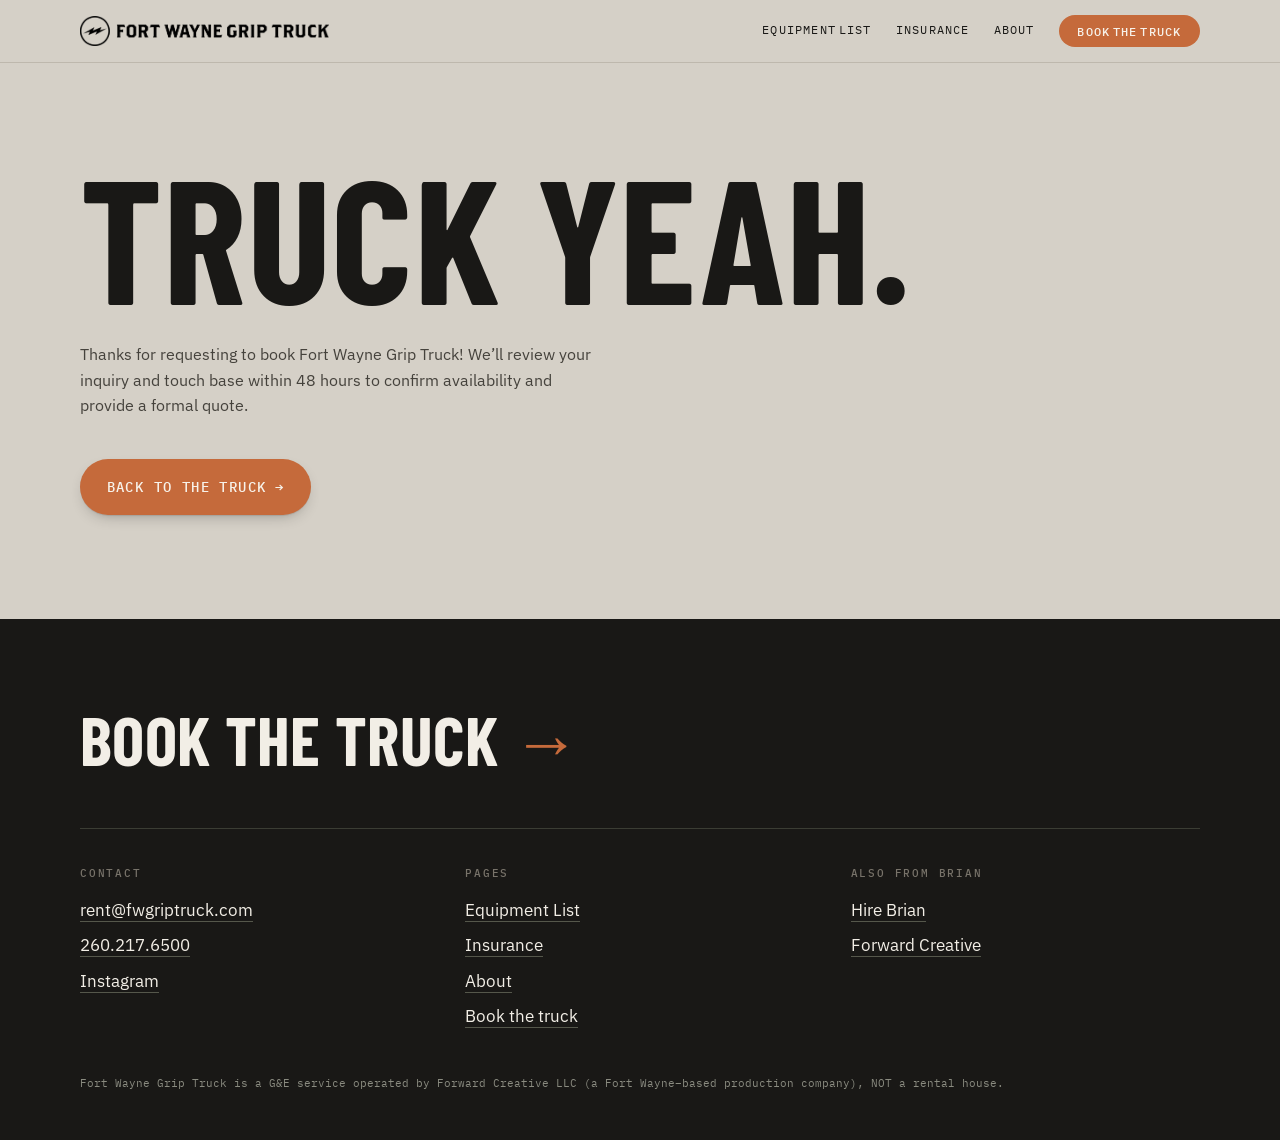
<file: thanks.html>
<!DOCTYPE html>
<html lang="en">
<head>
<meta charset="utf-8">
<meta name="viewport" content="width=device-width, initial-scale=1">
<title>Request received | Fort Wayne Grip Truck</title>
<meta name="description" content="Thanks for requesting to book Fort Wayne Grip Truck.">
<link rel="canonical" href="https://www.fwgriptruck.com/thanks">
<meta property="og:type" content="website">
<meta property="og:site_name" content="Fort Wayne Grip Truck">
<meta property="og:title" content="Request received | Fort Wayne Grip Truck">
<meta property="og:description" content="Thanks for requesting to book Fort Wayne Grip Truck.">
<meta property="og:url" content="https://www.fwgriptruck.com/thanks">
<meta property="og:image" content="https://www.fwgriptruck.com/img/og.jpg">
<meta name="twitter:card" content="summary_large_image">
<link rel="icon" href="/img/favicon.ico" media="(prefers-color-scheme: light)">
<link rel="icon" href="/img/favicon-dark.ico" media="(prefers-color-scheme: dark)">
<link rel="preconnect" href="https://fonts.googleapis.com">
<link rel="preconnect" href="https://fonts.gstatic.com" crossorigin>
<link href="https://fonts.googleapis.com/css2?family=Barlow+Condensed:wght@500;600;700&family=IBM+Plex+Mono:wght@400;500;600&family=IBM+Plex+Sans:wght@400;500;600&display=swap" rel="stylesheet">
<link rel="stylesheet" href="/styles.css">
<script>if(/[?&]review\b/.test(location.search)||/review/.test(location.hash))document.documentElement.classList.add('review')</script>
<meta name="robots" content="noindex">
<script src="/analytics.js" defer></script>
</head>
<body>
<a class="skip" href="#main">Skip to content</a>
<p class="review-note">Highlighted text is new wording added for clarity. Everything else is from the current site.</p>
<header class="masthead">
  <div class="wrap masthead-in">
    <a class="wordmark" href="/" aria-label="Fort Wayne Grip Truck, home"><img src="/img/logo.png" alt="Fort Wayne Grip Truck"></a>
    <button class="menu-btn" id="menu-btn" type="button" aria-expanded="false" aria-controls="primary-nav" aria-label="Open menu"><span></span><span></span><span></span></button>
    <nav class="nav" id="primary-nav" aria-label="Primary">
      <a class="nav-home" href="/">Home</a>
      <a href="/equipment-list">Equipment List</a><a href="/insurance">Insurance</a><a href="/about">About</a>
      <a class="btn" href="/book">Book the truck</a>
    </nav>
  </div>
</header>

<main id="main">
  <section class="hero thanks" style="padding-block:var(--s6)">
    <div class="wrap">
      <h1 class="h-xl"><span class="add">Truck yeah.</span></h1>
      <p>Thanks for requesting to book Fort Wayne Grip Truck! We’ll review your inquiry and touch base within 48 hours to confirm availability and provide a formal quote.</p>
      <p style="margin-top:2.5rem"><a class="btn btn-lg" href="/"><span class="add">Back to the truck</span> →</a></p>
    </div>
  </section>
</main>

<footer class="footer">
  <div class="wrap">
    <h2 class="h-lg footer-cta"><a href="/book">Book the truck <span aria-hidden="true">→</span></a></h2>

    <div class="footer-grid">
      <div>
        <p class="eyebrow"><span class="add">Contact</span></p>
        <ul class="contact-list">
          <li><a href="mailto:rent@fwgriptruck.com">rent@fwgriptruck.com</a></li>
          <li><a href="tel:+12602176500">260.217.6500</a></li>
          <li><a href="https://www.instagram.com/fwgriptruck/" rel="me noopener">Instagram</a></li>
        </ul>
      </div>
      <div>
        <p class="eyebrow"><span class="add">Pages</span></p>
        <ul class="contact-list">
          <li><a href="/equipment-list">Equipment List</a></li>
          <li><a href="/insurance">Insurance</a></li>
          <li><a href="/about">About</a></li>
          <li><a href="/book">Book the truck</a></li>
        </ul>
      </div>
      <div>
        <p class="eyebrow"><span class="add">Also from Brian</span></p>
        <ul class="contact-list">
          <li><a href="https://www.brianmyersdp.com/" rel="noopener">Hire Brian</a></li>
          <li><a href="https://forwardcreative.tv" rel="noopener">Forward Creative</a></li>
        </ul>
      </div>
    </div>

    <p class="fine">Fort Wayne Grip Truck is a G&amp;E service operated by Forward Creative LLC <span class="add">(a Fort Wayne–based production company)</span>, NOT a rental house.</p>
  </div>
</footer>


<script>
(function () {
  var b = document.getElementById('menu-btn'), m = document.querySelector('.masthead');
  if (!b || !m) return;
  b.addEventListener('click', function () {
    setOpen(!m.classList.contains('is-open'));
  });
  function setOpen(open) {
    m.classList.toggle('is-open', open);
    document.documentElement.classList.toggle('menu-open', open);
    b.setAttribute('aria-expanded', open ? 'true' : 'false');
    b.setAttribute('aria-label', open ? 'Close menu' : 'Open menu');
  }
  document.addEventListener('keydown', function (e) {
    if (e.key === 'Escape' && m.classList.contains('is-open')) setOpen(false);
  });
  [].forEach.call(m.querySelectorAll('.nav a'), function (a) {
    a.addEventListener('click', function () { setOpen(false); });
  });
})();
(function () {
  var d = document, imgs = [].slice.call(d.querySelectorAll('.strip img'));
  if (!imgs.length) return;
  var box = d.createElement('div'), big = d.createElement('img'), i = 0;
  box.className = 'lightbox'; box.setAttribute('role', 'dialog'); box.setAttribute('aria-modal', 'true'); box.setAttribute('aria-label', 'Photo');
  box.innerHTML = '<button class="lb-btn lb-close" aria-label="Close">&times;</button><button class="lb-btn lb-prev" aria-label="Previous photo">&larr;</button><button class="lb-btn lb-next" aria-label="Next photo">&rarr;</button>';
  box.appendChild(big); d.body.appendChild(box);
  function show(n) { i = (n + imgs.length) % imgs.length; big.src = imgs[i].src.replace(/\/1200\//, '/2000/'); big.alt = imgs[i].alt; }
  function close() { box.classList.remove('is-open'); d.documentElement.style.overflow = ''; }
  imgs.forEach(function (im, n) {
    im.tabIndex = 0; im.setAttribute('role', 'button');
    function open() { show(n); box.classList.add('is-open'); d.documentElement.style.overflow = 'hidden'; box.querySelector('.lb-close').focus(); }
    im.addEventListener('click', open);
    im.addEventListener('keydown', function (e) { if (e.key === 'Enter' || e.key === ' ') { e.preventDefault(); open(); } });
  });
  box.addEventListener('click', function (e) {
    if (e.target.classList.contains('lb-prev')) show(i - 1);
    else if (e.target.classList.contains('lb-next')) show(i + 1);
    else if (e.target !== big) close();
  });
  d.addEventListener('keydown', function (e) {
    if (!box.classList.contains('is-open')) return;
    if (e.key === 'Escape') close(); else if (e.key === 'ArrowLeft') show(i - 1); else if (e.key === 'ArrowRight') show(i + 1);
  });
})();
(function () {
  var d = document;
  if (window.matchMedia('(prefers-reduced-motion: reduce)').matches) return;
  var t = d.querySelectorAll('main > section, .strip');
  if (!t.length || !('IntersectionObserver' in window)) return;
  d.documentElement.classList.add('js-reveal');
  t.forEach(function (el) { el.classList.add('reveal'); });
  var io = new IntersectionObserver(function (entries) {
    entries.forEach(function (e) { if (e.isIntersecting) { e.target.classList.add('is-in'); io.unobserve(e.target); } });
  }, { rootMargin: '0px 0px -8% 0px', threshold: 0.06 });
  t.forEach(function (el) { io.observe(el); });
})();
</script>
</body>
</html>
</file>
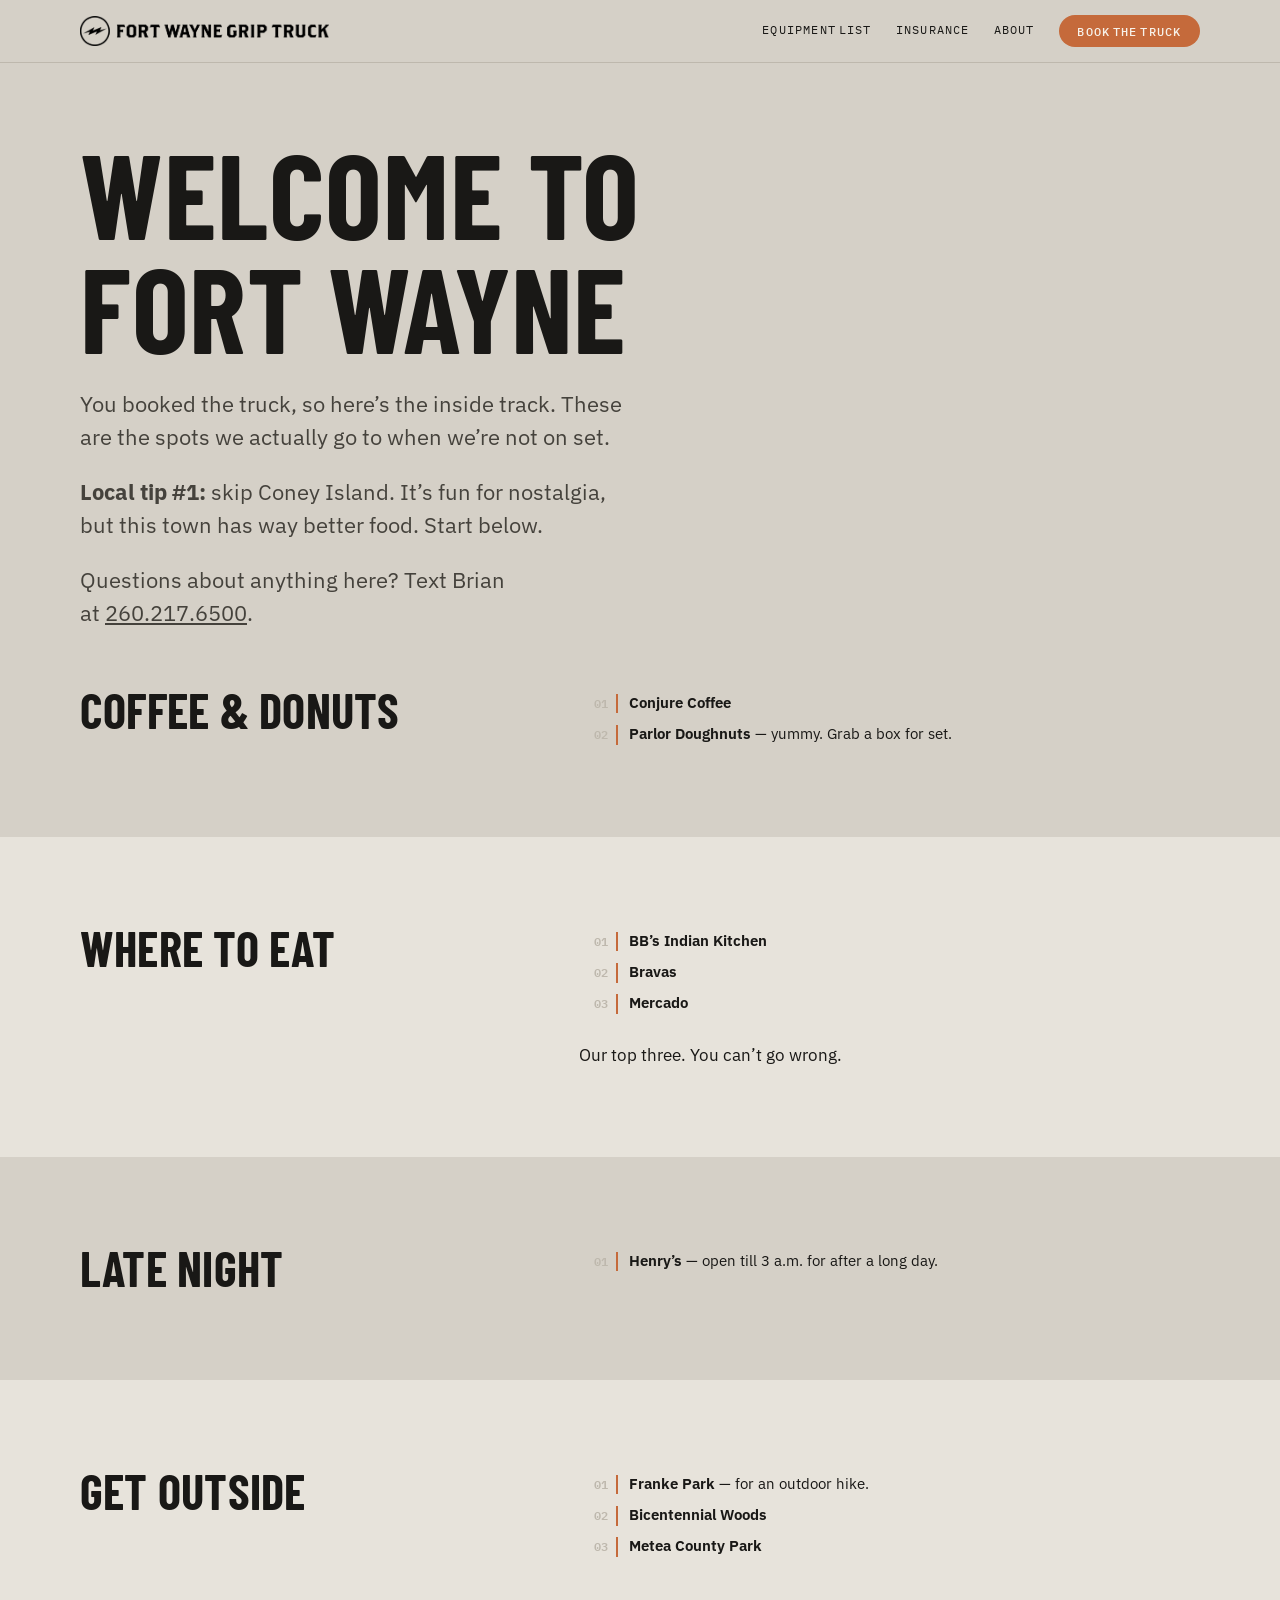
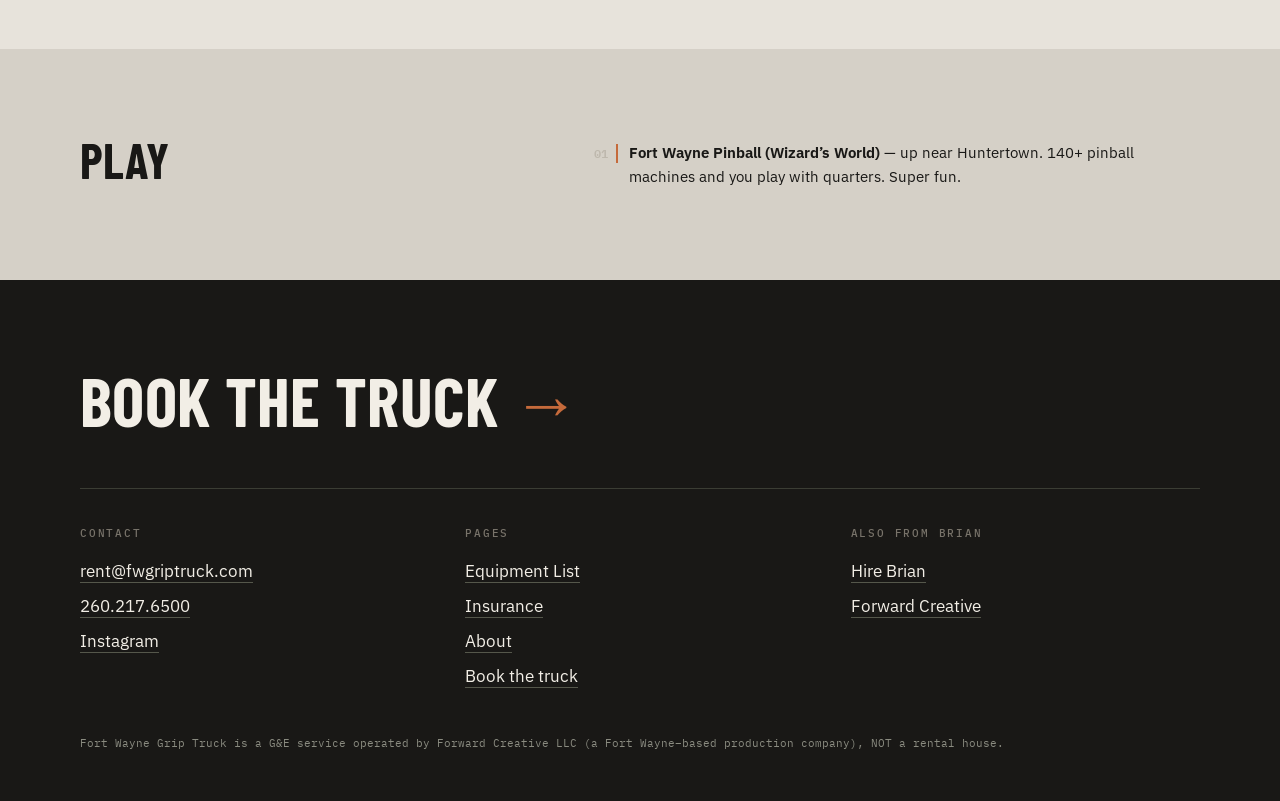
<file: welcome.html>
<!DOCTYPE html>
<html lang="en">
<head>
<meta charset="utf-8">
<meta name="viewport" content="width=device-width, initial-scale=1">
<meta name="robots" content="noindex, nofollow">
<title>Welcome to Fort Wayne &mdash; Fort Wayne Grip Truck</title>
<meta name="description" content="Where to eat, what to do, and the local spots we love, for crews in town for a shoot.">
<link rel="canonical" href="https://www.fwgriptruck.com/welcome">
<meta property="og:type" content="website">
<meta property="og:site_name" content="Fort Wayne Grip Truck">
<meta property="og:title" content="Welcome to Fort Wayne &mdash; Fort Wayne Grip Truck">
<meta property="og:description" content="Where to eat, what to do, and the local spots we love, for crews in town for a shoot.">
<meta property="og:url" content="https://www.fwgriptruck.com/welcome">
<meta property="og:image" content="https://www.fwgriptruck.com/img/og.jpg">
<meta name="twitter:card" content="summary_large_image">
<link rel="icon" href="/img/favicon.ico" media="(prefers-color-scheme: light)">
<link rel="icon" href="/img/favicon-dark.ico" media="(prefers-color-scheme: dark)">
<link rel="preconnect" href="https://fonts.googleapis.com">
<link rel="preconnect" href="https://fonts.gstatic.com" crossorigin>
<link href="https://fonts.googleapis.com/css2?family=Barlow+Condensed:wght@500;600;700&family=IBM+Plex+Mono:wght@400;500;600&family=IBM+Plex+Sans:wght@400;500;600&display=swap" rel="stylesheet">
<link rel="stylesheet" href="/styles.css">
<script>if(/[?&]review\b/.test(location.search)||/review/.test(location.hash))document.documentElement.classList.add('review')</script>
</head>
<body>
<a class="skip" href="#main">Skip to content</a>
<header class="masthead">
  <div class="wrap masthead-in">
    <a class="wordmark" href="/" aria-label="Fort Wayne Grip Truck, home"><img src="/img/logo.png" alt="Fort Wayne Grip Truck"></a>
    <button class="menu-btn" id="menu-btn" type="button" aria-expanded="false" aria-controls="primary-nav" aria-label="Open menu"><span></span><span></span><span></span></button>
    <nav class="nav" id="primary-nav" aria-label="Primary">
      <a class="nav-home" href="/">Home</a>
      <a href="/equipment-list">Equipment List</a><a href="/insurance">Insurance</a><a href="/about">About</a>
      <a class="btn" href="/book">Book the truck</a>
    </nav>
  </div>
</header>

<main id="main">

  <section class="hero">
    <div class="wrap">
      <h1 class="h-xl">Welcome to<br>Fort Wayne</h1>
      <p class="lede">You booked the truck, so here’s the inside track. These are the spots we actually go to when we’re not on set.</p>
      <p class="lede"><strong>Local tip #1:</strong> skip Coney Island. It’s fun for nostalgia, but this town has way better food. Start below.</p>
      <p class="lede">Questions about anything here? Text Brian at <a href="tel:+12602176500">260.217.6500</a>.</p>
    </div>
  </section>

  <section class="band">
    <div class="wrap cols cols-aside">
      <div class="cols-sticky">
        <h2 class="h-lg">Coffee &amp; donuts</h2>
      </div>
      <div class="prose stack">
        <ul class="items items-1">
          <li><span class="qty qty-none">01</span> <span><strong>Conjure Coffee</strong></span></li>
          <li><span class="qty qty-none">02</span> <span><strong>Parlor Doughnuts</strong> &mdash; yummy. Grab a box for set.</span></li>
        </ul>
      </div>
    </div>
  </section>
  <section class="band band-panel">
    <div class="wrap cols cols-aside">
      <div class="cols-sticky">
        <h2 class="h-lg">Where to eat</h2>
      </div>
      <div class="prose stack">
        <ul class="items items-1">
          <li><span class="qty qty-none">01</span> <span><strong>BB’s Indian Kitchen</strong></span></li>
          <li><span class="qty qty-none">02</span> <span><strong>Bravas</strong></span></li>
          <li><span class="qty qty-none">03</span> <span><strong>Mercado</strong></span></li>
        </ul>
        <p style="margin-top:1.5rem">Our top three. You can’t go wrong.</p>
      </div>
    </div>
  </section>
  <section class="band">
    <div class="wrap cols cols-aside">
      <div class="cols-sticky">
        <h2 class="h-lg">Late night</h2>
      </div>
      <div class="prose stack">
        <ul class="items items-1">
          <li><span class="qty qty-none">01</span> <span><strong>Henry’s</strong> &mdash; open till 3 a.m. for after a long day.</span></li>
        </ul>
      </div>
    </div>
  </section>
  <section class="band band-panel">
    <div class="wrap cols cols-aside">
      <div class="cols-sticky">
        <h2 class="h-lg">Get outside</h2>
      </div>
      <div class="prose stack">
        <ul class="items items-1">
          <li><span class="qty qty-none">01</span> <span><strong>Franke Park</strong> &mdash; for an outdoor hike.</span></li>
          <li><span class="qty qty-none">02</span> <span><strong>Bicentennial Woods</strong></span></li>
          <li><span class="qty qty-none">03</span> <span><strong>Metea County Park</strong></span></li>
        </ul>
      </div>
    </div>
  </section>
  <section class="band">
    <div class="wrap cols cols-aside">
      <div class="cols-sticky">
        <h2 class="h-lg">Play</h2>
      </div>
      <div class="prose stack">
        <ul class="items items-1">
          <li><span class="qty qty-none">01</span> <span><strong>Fort Wayne Pinball (Wizard’s World)</strong> &mdash; up near Huntertown. 140+ pinball machines and you play with quarters. Super fun.</span></li>
        </ul>
      </div>
    </div>
  </section>

</main>

<footer class="footer">
  <div class="wrap">
    <h2 class="h-lg footer-cta"><a href="/book">Book the truck <span aria-hidden="true">→</span></a></h2>

    <div class="footer-grid">
      <div>
        <p class="eyebrow"><span class="add">Contact</span></p>
        <ul class="contact-list">
          <li><a href="mailto:rent@fwgriptruck.com">rent@fwgriptruck.com</a></li>
          <li><a href="tel:+12602176500">260.217.6500</a></li>
          <li><a href="https://www.instagram.com/fwgriptruck/" rel="me noopener">Instagram</a></li>
        </ul>
      </div>
      <div>
        <p class="eyebrow"><span class="add">Pages</span></p>
        <ul class="contact-list">
          <li><a href="/equipment-list">Equipment List</a></li>
          <li><a href="/insurance">Insurance</a></li>
          <li><a href="/about">About</a></li>
          <li><a href="/book">Book the truck</a></li>
        </ul>
      </div>
      <div>
        <p class="eyebrow"><span class="add">Also from Brian</span></p>
        <ul class="contact-list">
          <li><a href="https://www.brianmyersdp.com/" rel="noopener">Hire Brian</a></li>
          <li><a href="https://forwardcreative.tv" rel="noopener">Forward Creative</a></li>
        </ul>
      </div>
    </div>

    <p class="fine">Fort Wayne Grip Truck is a G&amp;E service operated by Forward Creative LLC <span class="add">(a Fort Wayne–based production company)</span>, NOT a rental house.</p>
  </div>
</footer>


<script>
(function () {
  var b = document.getElementById('menu-btn'), m = document.querySelector('.masthead');
  if (!b || !m) return;
  b.addEventListener('click', function () {
    setOpen(!m.classList.contains('is-open'));
  });
  function setOpen(open) {
    m.classList.toggle('is-open', open);
    document.documentElement.classList.toggle('menu-open', open);
    b.setAttribute('aria-expanded', open ? 'true' : 'false');
    b.setAttribute('aria-label', open ? 'Close menu' : 'Open menu');
  }
  document.addEventListener('keydown', function (e) {
    if (e.key === 'Escape' && m.classList.contains('is-open')) setOpen(false);
  });
  [].forEach.call(m.querySelectorAll('.nav a'), function (a) {
    a.addEventListener('click', function () { setOpen(false); });
  });
})();
(function () {
  var d = document, imgs = [].slice.call(d.querySelectorAll('.strip img'));
  if (!imgs.length) return;
  var box = d.createElement('div'), big = d.createElement('img'), i = 0;
  box.className = 'lightbox'; box.setAttribute('role', 'dialog'); box.setAttribute('aria-modal', 'true'); box.setAttribute('aria-label', 'Photo');
  box.innerHTML = '<button class="lb-btn lb-close" aria-label="Close">&times;</button><button class="lb-btn lb-prev" aria-label="Previous photo">&larr;</button><button class="lb-btn lb-next" aria-label="Next photo">&rarr;</button>';
  box.appendChild(big); d.body.appendChild(box);
  function show(n) { i = (n + imgs.length) % imgs.length; big.src = imgs[i].src.replace(/\/1200\//, '/2000/'); big.alt = imgs[i].alt; }
  function close() { box.classList.remove('is-open'); d.documentElement.style.overflow = ''; }
  imgs.forEach(function (im, n) {
    im.tabIndex = 0; im.setAttribute('role', 'button');
    function open() { show(n); box.classList.add('is-open'); d.documentElement.style.overflow = 'hidden'; box.querySelector('.lb-close').focus(); }
    im.addEventListener('click', open);
    im.addEventListener('keydown', function (e) { if (e.key === 'Enter' || e.key === ' ') { e.preventDefault(); open(); } });
  });
  box.addEventListener('click', function (e) {
    if (e.target.classList.contains('lb-prev')) show(i - 1);
    else if (e.target.classList.contains('lb-next')) show(i + 1);
    else if (e.target !== big) close();
  });
  d.addEventListener('keydown', function (e) {
    if (!box.classList.contains('is-open')) return;
    if (e.key === 'Escape') close(); else if (e.key === 'ArrowLeft') show(i - 1); else if (e.key === 'ArrowRight') show(i + 1);
  });
})();
(function () {
  var d = document;
  if (window.matchMedia('(prefers-reduced-motion: reduce)').matches) return;
  var t = d.querySelectorAll('main > section, .strip');
  if (!t.length || !('IntersectionObserver' in window)) return;
  d.documentElement.classList.add('js-reveal');
  t.forEach(function (el) { el.classList.add('reveal'); });
  var io = new IntersectionObserver(function (entries) {
    entries.forEach(function (e) { if (e.isIntersecting) { e.target.classList.add('is-in'); io.unobserve(e.target); } });
  }, { rootMargin: '0px 0px -8% 0px', threshold: 0.06 });
  t.forEach(function (el) { io.observe(el); });
})();
</script>
</body>
</html>
</file>
<file: styles.css>
/* ==========================================================================
   FORT WAYNE GRIP TRUCK
   Palette : warm greige field, ink, rust accent (carried from the existing brand)
   Type    : Barlow Condensed (display) / IBM Plex Sans (body) / IBM Plex Mono (data)
   ========================================================================== */

:root {
  --ink:        #191816;
  --ink-soft:   #45423C;
  --gray:       #78736A;
  --line:       #BEB8AD;
  --line-soft:  #CFC9BE;
  --field:      #D5D0C7;
  --panel:      #E7E3DB;
  --white:      #F2EEE6;
  --rust:       #C56A3B;
  --rust-dk:    #A65429;
  --rust-ink:   #F7F2EA;

  --w-page: 1240px;
  --w-text: 68ch;

  --s1: 0.5rem;
  --s2: 1rem;
  --s3: 1.5rem;
  --s4: 2.25rem;
  --s5: 3.5rem;
  --s6: 5.5rem;
  --s7: 8rem;

  --display: "Barlow Condensed", "Arial Narrow", sans-serif;
  --body:    "IBM Plex Sans", system-ui, -apple-system, sans-serif;
  --mono:    "IBM Plex Mono", ui-monospace, "SF Mono", monospace;
}

*, *::before, *::after { box-sizing: border-box; }

html { -webkit-text-size-adjust: 100%; scroll-behavior: smooth; }

@media (prefers-reduced-motion: reduce) {
  html { scroll-behavior: auto; }
  *, *::before, *::after {
    animation-duration: 0.01ms !important;
    transition-duration: 0.01ms !important;
  }
}

body {
  margin: 0;
  overflow-x: hidden;
  background: var(--field);
  color: var(--ink);
  font-family: var(--body);
  font-size: 1.0625rem;
  line-height: 1.6;
  -webkit-font-smoothing: antialiased;
}

img { max-width: 100%; height: auto; display: block; }

a { color: inherit; }

:focus-visible {
  outline: 3px solid var(--ink);
  outline-offset: 3px;
}

.wrap {
  width: 100%;
  max-width: var(--w-page);
  margin-inline: auto;
  padding-inline: var(--s3);
}

.skip {
  position: absolute; left: -9999px;
  background: var(--ink); color: var(--white);
  padding: 0.75rem 1rem; z-index: 99;
}
.skip:focus { left: var(--s3); top: var(--s3); }

/* --------------------------------------------------------- type primitives */

.h-xl, .h-lg, .h-md, .h-sm {
  font-family: var(--display);
  font-weight: 700;
  text-transform: uppercase;
  line-height: 0.92;
  letter-spacing: 0.005em;
  margin: 0;
}

.h-xl { font-size: clamp(3rem, 10.5vw, 7.5rem); }
.h-lg { font-size: clamp(2.25rem, 6vw, 4.25rem); }
.h-md { font-size: clamp(1.75rem, 3.4vw, 2.5rem); }
.h-sm { font-size: clamp(1.25rem, 2.2vw, 1.6rem); line-height: 1.05; }

.eyebrow {
  font-family: var(--mono);
  font-size: 0.7rem;
  font-weight: 500;
  letter-spacing: 0.16em;
  text-transform: uppercase;
  color: var(--gray);
  margin: 0 0 var(--s2);
}

.lede {
  font-size: clamp(1.125rem, 1.9vw, 1.375rem);
  line-height: 1.5;
  max-width: 46ch;
  color: var(--ink-soft);
}

.prose { max-width: var(--w-text); }
.prose p { margin: 0 0 var(--s2); }
.prose p:last-child { margin-bottom: 0; }
.prose strong { font-weight: 650; }
.prose a { text-decoration-thickness: 1px; text-underline-offset: 3px; }
.prose a:hover { color: var(--rust-dk); }

.mono-note {
  font-family: var(--mono);
  font-size: 0.78rem;
  line-height: 1.55;
  color: var(--gray);
}

/* ------------------------------------------------------------------ header */

.masthead {
  position: sticky; top: 0; z-index: 40;
  isolation: isolate;
  background: var(--field);
  border-bottom: 1px solid var(--ink);
}

.masthead-in {
  position: relative;
  display: flex; align-items: center; justify-content: space-between;
  gap: var(--s3);
  min-height: 62px;
}

.wordmark {
  display: flex; align-items: center; gap: 0.6rem;
  font-family: var(--display);
  font-weight: 700;
  text-transform: uppercase;
  font-size: 1.25rem;
  letter-spacing: 0.01em;
  text-decoration: none;
  line-height: 1;
  white-space: nowrap;
}
.wordmark span { color: var(--gray); }

.nav { display: flex; align-items: center; gap: var(--s3); }

.nav a {
  font-family: var(--mono);
  font-size: 0.76rem;
  letter-spacing: 0.1em;
  text-transform: uppercase;
  text-decoration: none;
  padding-block: 0.35rem;
  border-bottom: 2px solid transparent;
}
.nav a:hover { border-bottom-color: var(--ink); }
.nav a[aria-current="page"] { border-bottom-color: var(--rust); }

.nav .btn { border-bottom: none; box-shadow: 2px 2px 0 var(--ink); }
.nav .btn:hover { border-bottom: none; }

/* -------------------------------------------------------------------- btns */

.btn {
  display: inline-flex; align-items: center; gap: 0.55rem;
  font-family: var(--mono);
  font-size: 0.8rem;
  font-weight: 500;
  letter-spacing: 0.1em;
  text-transform: uppercase;
  text-decoration: none;
  padding: 0.7rem 1.1rem;
  border: 1px solid var(--ink);
  background: var(--rust);
  color: var(--rust-ink);
  cursor: pointer;
  transition: transform 120ms ease, box-shadow 120ms ease;
  box-shadow: 3px 3px 0 var(--ink);
}
.btn:hover { transform: translate(-1px, -1px); box-shadow: 4px 4px 0 var(--ink); }
.btn:active { transform: translate(2px, 2px); box-shadow: 1px 1px 0 var(--ink); }

.btn-ghost { background: transparent; color: var(--ink); box-shadow: none; }
.btn-ghost:hover { background: var(--panel); box-shadow: none; transform: none; }

.btn-lg { padding: 1rem 1.6rem; font-size: 0.875rem; }

/* ------------------------------------------------------------------ layout */

.band { padding-block: var(--s6); }
.band-tight { padding-block: var(--s5); }
.band-panel { background: var(--panel); }
.band-ink { background: var(--ink); color: var(--white); }
.band-ink .eyebrow { color: #9C9D91; }
.band-ink .lede { color: #CFCFC6; }

.rule { border: 0; border-top: 1px solid var(--ink); margin: 0; }

/* --------------------------------------------------------------- hero/door */

.hero { padding-block: var(--s5) var(--s4); }
.hero .h-xl { margin-bottom: var(--s3); }
.hero .h-xl em { font-style: normal; color: var(--gray); }

.hero-foot {
  display: flex; flex-wrap: wrap; align-items: flex-end;
  justify-content: space-between; gap: var(--s3);
  margin-top: var(--s4);
}

/* SIGNATURE: the door panel — the data lettered on a commercial vehicle */
.doorpanel {
  border: 1px solid var(--ink);
  border-left-width: 8px;
  background: var(--white);
  display: grid;
  grid-template-columns: repeat(4, 1fr);
}
.doorpanel > div {
  padding: 1rem 1.1rem;
  border-left: 1px solid var(--line);
}
.doorpanel > div:first-child { border-left: 0; }
.doorpanel dt {
  font-family: var(--mono);
  font-size: 0.65rem;
  letter-spacing: 0.14em;
  text-transform: uppercase;
  color: var(--gray);
  margin-bottom: 0.4rem;
}
.doorpanel dd {
  margin: 0;
  font-family: var(--display);
  font-weight: 600;
  text-transform: uppercase;
  font-size: 1.35rem;
  line-height: 1.05;
}
.doorpanel dd small {
  display: block;
  font-family: var(--mono);
  font-size: 0.68rem;
  font-weight: 400;
  letter-spacing: 0.04em;
  text-transform: none;
  color: var(--gray);
  margin-top: 0.3rem;
}

/* ------------------------------------------------------------ photo strips */

.strip {
  display: grid;
  grid-template-columns: repeat(4, 1fr);
  gap: 2px;
  background: var(--ink);
  border-block: 1px solid var(--ink);
}
.strip img { aspect-ratio: 4 / 3; object-fit: cover; width: 100%; }

.strip-3 { grid-template-columns: repeat(3, 1fr); }

.figure-wide { border: 1px solid var(--ink); }
.figure-wide img { aspect-ratio: 16 / 9; object-fit: cover; width: 100%; }

/* ----------------------------------------------------------------- columns */

.cols {
  display: grid;
  grid-template-columns: minmax(0, 1fr) minmax(0, 1fr);
  gap: var(--s5);
  align-items: start;
}
.cols-aside { grid-template-columns: minmax(0, 5fr) minmax(0, 7fr); }
.cols-sticky { position: sticky; top: 90px; }

/* ------------------------------------------------------- the pull sheet UI */

.sheet {
  border: 1px solid var(--ink);
  background: var(--white);
}

.sheet + .sheet { border-top: 0; }

.sheet > summary {
  list-style: none;
  cursor: pointer;
  display: flex; align-items: center; justify-content: space-between;
  gap: var(--s2);
  padding: 1rem 1.1rem;
  background: var(--panel);
  border-bottom: 1px solid transparent;
}
.sheet > summary::-webkit-details-marker { display: none; }
.sheet[open] > summary { border-bottom-color: var(--ink); }
.sheet > summary:hover { background: var(--field); }

.sheet-title {
  font-family: var(--display);
  font-weight: 700;
  text-transform: uppercase;
  font-size: 1.35rem;
  line-height: 1;
}
.sheet-meta {
  font-family: var(--mono);
  font-size: 0.72rem;
  letter-spacing: 0.1em;
  text-transform: uppercase;
  color: var(--gray);
  white-space: nowrap;
}
.sheet[open] .sheet-meta::after { content: " —"; }
.sheet:not([open]) .sheet-meta::after { content: " +"; }

.sheet-body { padding: var(--s3) 1.1rem var(--s4); }

.subhead {
  font-family: var(--mono);
  font-size: 0.7rem;
  letter-spacing: 0.16em;
  text-transform: uppercase;
  color: var(--ink);
  border-bottom: 1px solid var(--line);
  padding-bottom: 0.45rem;
  margin: var(--s3) 0 var(--s2);
}
.sheet-body > .subhead:first-child { margin-top: 0; }

/* line items: quantity is real information, so it gets a real column */
.items { list-style: none; margin: 0; padding: 0; columns: 2; column-gap: var(--s4); }
.items li {
  break-inside: avoid;
  display: flex; gap: 0.7rem; align-items: baseline;
  padding: 0.22rem 0;
  font-size: 0.9375rem;
}
.items .qty {
  flex: none;
  min-width: 2.4rem;
  font-family: var(--mono);
  font-size: 0.78rem;
  font-weight: 600;
  text-align: right;
  color: var(--ink);
  border-right: 2px solid var(--rust);
  padding-right: 0.5rem;
}
.items .qty-none { color: var(--line); }

.items-1 { columns: 1; }

/* priced add-ons */
.rate {
  display: flex; align-items: baseline; gap: 0.6rem;
  font-family: var(--mono);
  font-size: 0.8rem;
  letter-spacing: 0.06em;
  color: var(--ink);
  margin-left: auto;
  white-space: nowrap;
}

.addon { border-top: 1px solid var(--line-soft); padding: var(--s3) 0; }
.addon:first-of-type { border-top: 0; padding-top: 0; }
.addon-head {
  display: flex; flex-wrap: wrap; align-items: baseline; gap: 0.6rem;
  margin-bottom: 0.6rem;
}
.addon-name {
  font-family: var(--display);
  font-weight: 700;
  text-transform: uppercase;
  font-size: 1.25rem;
  line-height: 1;
}
.addon-price {
  font-family: var(--mono);
  font-size: 0.8rem;
  font-weight: 600;
  letter-spacing: 0.06em;
  background: var(--rust);
  color: var(--rust-ink);
  padding: 0.2rem 0.5rem;
  border: 1px solid var(--rust-dk);
}
.addon .items { columns: 2; }

/* -------------------------------------------------------------- quote slab */

.quotes { display: grid; grid-template-columns: repeat(3, 1fr); gap: 0; }
.quote {
  border: 1px solid var(--ink);
  border-left: 0;
  padding: var(--s3);
  display: flex; flex-direction: column; justify-content: space-between;
  gap: var(--s3);
}
.quote:first-child { border-left: 1px solid var(--ink); }
.quote blockquote { margin: 0; font-size: 0.98rem; line-height: 1.55; }
.quote cite {
  font-family: var(--mono);
  font-style: normal;
  font-size: 0.72rem;
  line-height: 1.7;
  letter-spacing: 0.06em;
  text-transform: uppercase;
  color: var(--gray);
  display: block;
  border-top: 1px solid var(--line);
  padding-top: 0.8rem;
}
.quote cite b { color: var(--ink); font-weight: 600; display: block; }

/* ------------------------------------------------------------ service area */

.area { list-style: none; margin: 0; padding: 0; border-top: 1px solid var(--line); }
.area li {
  display: flex; align-items: baseline; gap: var(--s2);
  padding: 0.7rem 0;
  border-bottom: 1px solid var(--line);
  font-size: 0.95rem;
}
.area .city { font-weight: 600; min-width: 12rem; }
.area .drive {
  font-family: var(--mono); font-size: 0.78rem; color: var(--gray);
  margin-left: auto; white-space: nowrap;
}

/* ------------------------------------------------------------------- forms */

.form { display: grid; gap: var(--s3); }
.form-row { display: grid; grid-template-columns: 1fr 1fr; gap: var(--s3); }

.field { display: grid; gap: 0.4rem; }
.field label {
  font-family: var(--mono);
  font-size: 0.7rem;
  letter-spacing: 0.14em;
  text-transform: uppercase;
  color: var(--ink);
}
.field .req { color: var(--rust-dk); }
.field .hint {
  font-family: var(--mono); font-size: 0.7rem; color: var(--gray); line-height: 1.5;
}

.field input,
.field select,
.field textarea {
  font-family: var(--body);
  font-size: 1rem;
  color: var(--ink);
  background: var(--white);
  border: 1px solid var(--ink);
  padding: 0.7rem 0.8rem;
  width: 100%;
  border-radius: 0;
  appearance: none;
}
.field textarea { min-height: 8rem; resize: vertical; }
.field input:focus, .field select:focus, .field textarea:focus {
  outline: 3px solid var(--rust);
  outline-offset: 0;
}
.field select {
  background-image: linear-gradient(45deg, transparent 50%, var(--ink) 50%),
                    linear-gradient(135deg, var(--ink) 50%, transparent 50%);
  background-position: calc(100% - 18px) 55%, calc(100% - 12px) 55%;
  background-size: 6px 6px, 6px 6px;
  background-repeat: no-repeat;
  padding-right: 2.5rem;
}

.checks { display: grid; gap: 0.5rem; grid-template-columns: repeat(2, minmax(0,1fr)); }
.check {
  display: flex; align-items: center; gap: 0.6rem;
  border: 1px solid var(--line);
  background: var(--white);
  padding: 0.55rem 0.7rem;
  font-size: 0.9rem;
  cursor: pointer;
}
.check:hover { border-color: var(--ink); }
.check input { width: 1rem; height: 1rem; accent-color: var(--rust); flex: none; }

.hp { position: absolute; left: -9999px; }

/* --------------------------------------------------------------------- faq */

.faq { border-top: 1px solid var(--ink); }
.faq > details { border-bottom: 1px solid var(--line); }
.faq > details > summary {
  list-style: none; cursor: pointer;
  padding: 1.1rem 2rem 1.1rem 0;
  position: relative;
  font-family: var(--display);
  font-weight: 600;
  text-transform: uppercase;
  font-size: 1.3rem;
  line-height: 1.1;
}
.faq > details > summary::-webkit-details-marker { display: none; }
.faq > details > summary::after {
  content: "+"; position: absolute; right: 0; top: 1rem;
  font-family: var(--mono); font-size: 1.1rem; color: var(--gray);
}
.faq > details[open] > summary::after { content: "–"; }
.faq > details > summary:hover { color: var(--rust-dk); }
.faq-answer { padding: 0 0 1.4rem; max-width: var(--w-text); }
.faq-answer p { margin: 0 0 0.8rem; }
.faq-answer p:last-child { margin-bottom: 0; }

/* ------------------------------------------------------------------ footer */

.footer { background: var(--ink); color: var(--white); padding-block: var(--s5) var(--s4); }
.footer .h-lg { margin-bottom: var(--s3); }
.footer-grid {
  display: grid; grid-template-columns: repeat(3, 1fr); gap: var(--s4);
  padding-top: var(--s4); border-top: 1px solid #3B3D34;
}
.footer a { color: var(--white); }
.footer .contact-list { list-style: none; margin: 0; padding: 0; }
.footer .contact-list li { margin-bottom: 0.5rem; }
.footer .contact-list a { text-decoration: none; border-bottom: 1px solid #55574B; }
.footer .contact-list a:hover { border-bottom-color: var(--rust); color: var(--rust); }
.footer .eyebrow { margin-bottom: 0.9rem; }
.footer .fine {
  font-family: var(--mono); font-size: 0.7rem; color: #8A8B80; line-height: 1.7;
  margin-top: var(--s4);
}

/* ------------------------------------------------------------- utility bits */

.stack > * + * { margin-top: var(--s3); }
.stack-lg > * + * { margin-top: var(--s4); }
.center-narrow { max-width: 52rem; margin-inline: auto; }
.tag {
  display: inline-block;
  font-family: var(--mono); font-size: 0.7rem; letter-spacing: 0.12em;
  text-transform: uppercase; border: 1px solid var(--rust-dk);
  padding: 0.25rem 0.5rem; background: var(--rust); color: var(--rust-ink);
}

/* --------------------------------------------------------------- responsive */

@media (max-width: 900px) {
  .doorpanel { grid-template-columns: repeat(2, 1fr); }
  .doorpanel > div:nth-child(3) { border-left: 0; }
  .doorpanel > div:nth-child(n+3) { border-top: 1px solid var(--line); }
  .cols, .cols-aside { grid-template-columns: 1fr; gap: var(--s4); }
  .cols-sticky { position: static; }
  .quotes { grid-template-columns: 1fr; }
  .quote { border-left: 1px solid var(--ink); border-top: 0; }
  .quote:first-child { border-top: 1px solid var(--ink); }
  .items, .addon .items { columns: 1; }
  .strip { grid-template-columns: repeat(2, 1fr); }
}

@media (max-width: 700px) {
  :root { --s6: 4rem; --s5: 2.75rem; }
  .form-row { grid-template-columns: 1fr; }
  .checks { grid-template-columns: 1fr; }
  .footer-grid { grid-template-columns: 1fr; gap: var(--s3); }
  .area .city { min-width: 0; }
  .area li { flex-wrap: wrap; }
}


/* --------------------------------------------------------- logo + hero art */

.wordmark img { height: 30px; width: auto; flex: none; }

@media (max-width: 700px) {
  .wordmark img { height: 26px; }
}

.hero-art {
  position: relative;
  min-height: 74vh;
  display: flex; align-items: flex-end;
  border-bottom: 1px solid var(--ink);
  overflow: hidden;
}
/* Hero framing knobs — see READ THIS FIRST.txt
   --hero-x    horizontal crop. 50% is centered, higher pans right
               (trims the left edge), lower pans left.
   --hero-y    vertical crop, same idea.
   --hero-zoom 1 is the natural cover crop. 1.15 punches in ~15%. */
.hero-art { --hero-x: 62%; --hero-y: 50%; --hero-zoom: 1.14; --scrim: 1; }

.hero-art > img {
  position: absolute; inset: 0;
  width: 100%; height: 100%;
  object-fit: cover;
  object-position: var(--hero-x) var(--hero-y);
  transform: scale(var(--hero-zoom));
  transform-origin: var(--hero-x) var(--hero-y);
  z-index: 0;
}
/* Two stacked scrims: one bottom-up so the copy always has ground under it,
   one left-to-right so the open side of the frame stays readable as a photo.
   Dial --scrim to taste — 1 is as built, 1.2 is heavier, 0.8 lighter. */
.hero-art::after {
  content: ""; position: absolute; inset: 0; z-index: 1;
  background:
    linear-gradient(180deg,
      rgba(15,14,12,calc(.42 * var(--scrim))) 0%,
      rgba(15,14,12,calc(.30 * var(--scrim))) 26%,
      rgba(15,14,12,calc(.70 * var(--scrim))) 58%,
      rgba(15,14,12,calc(.92 * var(--scrim))) 100%),
    linear-gradient(90deg,
      rgba(15,14,12,calc(.55 * var(--scrim))) 0%,
      rgba(15,14,12,calc(.20 * var(--scrim))) 58%,
      rgba(15,14,12,0) 100%);
}
.hero-art .wrap { position: relative; z-index: 2; padding-block: var(--s6) var(--s5); color: var(--white); }
.hero-art .eyebrow { color: #DCD4C6; }
.hero-art .lede { color: var(--white); }
.hero-art .mono-note { color: #D3CBBC; }

@media (max-width: 700px) {
  .hero-art { min-height: 0; --scrim: 1.15; --hero-zoom: 1.2; }
  .hero-art .wrap { padding-block: var(--s5) var(--s4); }
}

.portrait { border: 1px solid var(--ink); }
.portrait img { aspect-ratio: 4 / 5; object-fit: cover; width: 100%; }

/* grouped checkbox fieldsets on the booking form */
.legend {
  font-family: var(--mono);
  font-size: 0.7rem;
  letter-spacing: 0.14em;
  text-transform: uppercase;
  color: var(--ink);
  padding: 0 0 0.45rem;
  margin-bottom: 0.6rem;
  width: 100%;
  border-bottom: 1px solid var(--line);
}


/* ============================================================ header, mobile */

.menu-btn {
  display: none;
  flex: none;
  width: 42px; height: 34px;
  padding: 8px 6px;
  background: transparent;
  border: 1px solid var(--ink);
  cursor: pointer;
  flex-direction: column; justify-content: space-between;
}
.menu-btn span {
  display: block; height: 2px; width: 100%;
  background: var(--ink);
  transition: transform 160ms ease, opacity 120ms ease;
}
.masthead.is-open .menu-btn span:nth-child(1) { transform: translateY(8px) rotate(45deg); }
.masthead.is-open .menu-btn span:nth-child(2) { opacity: 0; }
.masthead.is-open .menu-btn span:nth-child(3) { transform: translateY(-8px) rotate(-45deg); }

/* sticky booking bar — thumb reach, always available */
.mobile-cta {
  display: none;
  position: fixed; left: 0; right: 0; bottom: 0; z-index: 50;
  text-align: center;
  font-family: var(--mono);
  font-size: 0.8rem; font-weight: 500;
  letter-spacing: 0.12em; text-transform: uppercase;
  text-decoration: none;
  background: var(--rust); color: var(--rust-ink);
  border-top: 1px solid var(--ink);
  padding: 0.95rem 1rem calc(0.95rem + env(safe-area-inset-bottom));
}

@media (max-width: 760px) {
  .masthead-in { min-height: 56px; gap: var(--s2); }
  .wordmark img { height: 24px; }

  .menu-btn { display: flex; }

  .nav {
    display: none;
    position: absolute; left: 0; right: 0; top: 100%;
    flex-direction: column; align-items: stretch; gap: 0;
    background: var(--field);
    border-bottom: 1px solid var(--ink);
  }
  .masthead.is-open .nav { display: flex; }

  .nav a {
    font-size: 0.9rem;
    letter-spacing: 0.1em;
    padding: 0.95rem var(--s3);
    border-bottom: 1px solid var(--line);
  }
  .nav a:hover { border-bottom-color: var(--line); background: var(--panel); }
  .nav a[aria-current="page"] { color: var(--rust-dk); border-bottom-color: var(--line); }

  /* the nav CTA is redundant with the sticky bar — drop the heavy button */
  .nav .btn {
    background: transparent; color: var(--ink);
    border: 0; border-bottom: 1px solid var(--line);
    box-shadow: none; transform: none;
    justify-content: flex-start;
    font-weight: 600;
  }
  .nav .btn:hover { transform: none; box-shadow: none; background: var(--panel); }

  .mobile-cta { display: block; }
  body { padding-bottom: 3.4rem; }
  .footer { padding-bottom: var(--s5); }
}


/* ================================================================= MOTION */

/* 1. scroll reveal — only applied once JS confirms support */
.js-reveal .reveal {
  opacity: 0;
  transform: translateY(14px);
  transition: opacity 620ms cubic-bezier(.22,.61,.36,1),
              transform 620ms cubic-bezier(.22,.61,.36,1);
  will-change: opacity, transform;
}
.js-reveal .reveal.is-in { opacity: 1; transform: none; }

/* 2. marquee — the track is duplicated, so -50% loops seamlessly */
.marquee {
  overflow: hidden;
  background: var(--rust);
  border-block: 1px solid var(--ink);
  padding-block: 0.85rem;
}
.marquee-track {
  display: flex;
  width: max-content;
  animation: marquee 34s linear infinite;
}
.marquee span {
  font-family: var(--display);
  font-weight: 700;
  text-transform: uppercase;
  font-size: clamp(1.6rem, 3.4vw, 2.6rem);
  line-height: 1;
  letter-spacing: 0.01em;
  color: var(--ink);
  white-space: nowrap;
  padding-right: 0.4rem;
}
@keyframes marquee {
  from { transform: translateX(0); }
  to   { transform: translateX(-50%); }
}

/* 3. photo strip, desktop pointers only */
@media (hover: hover) and (pointer: fine) {
  .strip img { transition: transform 700ms cubic-bezier(.22,.61,.36,1), filter 400ms ease; }
  .strip img:hover { transform: scale(1.035); filter: saturate(1.06); }
}

@media (prefers-reduced-motion: reduce) {
  .marquee-track { animation: none; }
  .strip img:hover { transform: none; }
}



/* ------------------------------------------------------------- refresh (2026-10-25)
   Same palette and type, lighter hand: no ink lines between photos, soft
   rounded cards instead of hard boxes, and balanced headline wrapping. */
:root { --radius: 10px; --radius-sm: 6px; --shadow: 0 1px 2px rgba(25,24,22,.06), 0 10px 30px -12px rgba(25,24,22,.22); }

/* text wrapping */
.h-xl, .h-lg, .h-md, .h-sm { text-wrap: balance; overflow-wrap: normal; hyphens: none; }
.h-xl, .h-lg { line-height: 0.95; }
p, li, dd, blockquote, .lede { text-wrap: pretty; }
.lede { max-width: 42ch; }
.hero + .band { padding-top: 0; }
.hero .mono-note { max-width: 62ch; }
.cols-sticky .h-lg { font-size: clamp(2rem, 3.8vw, 3.25rem); }
@media (max-width: 700px) {
  .h-xl { font-size: clamp(2.6rem, 13.5vw, 3.6rem); }
  .h-lg { font-size: clamp(2rem, 9.6vw, 2.6rem); }
  .h-md { font-size: clamp(1.5rem, 7vw, 1.9rem); }
}

/* photo grids: gaps on the page colour, rounded corners */
.strip {
  background: none; border: 0; gap: 10px;
  width: 100%; max-width: var(--w-page); margin-inline: auto; padding-inline: var(--s3);
}
.wrap .strip { padding-inline: 0; max-width: none; }
.strip img { border-radius: var(--radius-sm); height: 100%; }
.strip-mosaic { grid-auto-flow: dense; }
.strip-mosaic > :first-child { grid-column: span 2; grid-row: span 2; }
.strip-mosaic > :nth-child(6) { grid-column: span 2; }
.strip-mosaic > :first-child { aspect-ratio: auto; }
.strip-mosaic > :nth-child(6) { aspect-ratio: 8 / 3; }
.strip-pair { grid-template-columns: 2fr 3fr; }
.strip:has(+ .band-ink) { margin-bottom: var(--s5); }
.menu-btn { border-color: transparent; border-radius: var(--radius-sm); }
.strip-pair img { aspect-ratio: 3 / 2; }
.strip-pair img:first-child { aspect-ratio: auto; }
.figure-wide { border: 0; border-radius: var(--radius); overflow: hidden; }
@media (max-width: 900px) {
  .strip { gap: 8px; }
  .strip-3 { grid-template-columns: repeat(2, 1fr); }
  .strip-mosaic > :first-child { grid-row: auto; }
  .strip-mosaic > :first-child { aspect-ratio: 16 / 10; }
  .strip-pair { grid-template-columns: 1fr; }
  .strip-pair img, .strip-pair img:first-child { aspect-ratio: 4 / 3; }
}

/* lines: softer everywhere */
.masthead { border-bottom-color: var(--line); }
.rule { border-top-color: var(--line); }
.hero-art { border-bottom: 0; }
.faq { border-top-color: var(--line); }

/* rate panel: a floating card instead of a lettered box */
.doorpanel { border: 0; border-radius: var(--radius); box-shadow: var(--shadow); overflow: hidden; border-top: 4px solid var(--rust); }
@media (max-width: 900px) { .doorpanel > div:nth-child(n+3) { border-top-color: var(--line-soft); } }

/* equipment sheets: separate rounded cards */
.sheet { border: 1px solid var(--line-soft); border-radius: var(--radius); overflow: hidden; }
.sheet + .sheet { border-top: 1px solid var(--line-soft); margin-top: 10px; }
.sheet[open] > summary { border-bottom-color: var(--line-soft); }
.sheet > summary:hover { background: var(--panel); }

/* quotes: three cards with breathing room */
.quotes { gap: 14px; }
.quote, .quote:first-child { border: 0; border-radius: var(--radius); margin: 0; }
@media (max-width: 900px) { .quote, .quote:first-child { border: 0; } .quotes { gap: 10px; } }

/* buttons: rounded, soft lift instead of the hard offset shadow */
.btn { border-radius: 999px; box-shadow: 0 1px 0 rgba(25,24,22,.08), 0 6px 16px -8px rgba(25,24,22,.45); border-color: transparent; }
.btn:hover { transform: translateY(-1px); box-shadow: 0 2px 0 rgba(25,24,22,.08), 0 10px 22px -10px rgba(25,24,22,.5); }
.btn:active { transform: translateY(1px); box-shadow: 0 1px 2px rgba(25,24,22,.2); }
.btn-ghost, .btn-ghost:hover { border-color: var(--ink); box-shadow: none; transform: none; }
.nav .btn { box-shadow: none; }

/* form */
.field input, .field select, .field textarea { border-color: var(--line); border-radius: var(--radius-sm); }
.field input:hover, .field select:hover, .field textarea:hover { border-color: var(--gray); }
.check { border-radius: var(--radius-sm); }


/* ------------------------------------------------------------- fixes (2026-10-26) */
/* more breathing room at the edges */
:root { --w-page: 1120px; --gutter: clamp(1.75rem, 7vw, 5rem); }
.wrap { padding-inline: var(--gutter); max-width: calc(var(--w-page) + 2 * var(--gutter)); }
.strip { padding-inline: var(--gutter); max-width: calc(var(--w-page) + 2 * var(--gutter)); }
.wrap .strip { padding-inline: 0; max-width: none; }
.hero { padding-block: calc(var(--s5) + 1rem) var(--s4); }

/* photo grids */
.strip-mosaic > :nth-child(6) { object-position: 50% 80%; }
.strip-2 { grid-template-columns: repeat(2, 1fr); }
.strip-1 { grid-template-columns: 1fr; }
.strip-1 img { aspect-ratio: 21 / 9; }
.strip img { cursor: zoom-in; transition: opacity .2s ease; }
.strip img:hover { opacity: .9; }
.lightbox { position: fixed; inset: 0; z-index: 200; display: none; align-items: center; justify-content: center;
  background: rgba(20,19,17,.94); padding: 3.5rem 1rem; }
.lightbox.is-open { display: flex; }
.lightbox img { max-width: 100%; max-height: 100%; object-fit: contain; border-radius: var(--radius-sm); cursor: default; }
.lb-btn { position: absolute; background: none; border: 0; color: var(--white); font: 400 2rem/1 var(--body); padding: .75rem 1rem; cursor: pointer; opacity: .8; }
.lb-btn:hover { opacity: 1; }
.lb-close { top: .5rem; right: .5rem; }
.lb-prev { left: .25rem; top: 50%; transform: translateY(-50%); }
.lb-next { right: .25rem; top: 50%; transform: translateY(-50%); }

/* equipment: open lists, no counts */
.sheet-meta { display: none; }
.sheets-grid { display: grid; gap: 14px; }
.sheet-static .sheet-head { margin: 0; padding: 0.9rem 1.1rem; border-bottom: 1px solid var(--line-soft);
  font-family: var(--display); font-weight: 700; text-transform: uppercase; font-size: 1.35rem; letter-spacing: .01em; }
.sheet + .sheet.sheet-static { margin-top: 0; }

/* add-ons: two columns of cards, one list each */
.addons { display: grid; grid-template-columns: repeat(2, minmax(0, 1fr)); gap: 14px; }
.addon, .addon:first-of-type { border: 1px solid var(--line-soft); border-radius: var(--radius); background: var(--white); padding: 1.1rem 1.2rem 1.2rem; }
.addon-head { justify-content: space-between; margin-bottom: .75rem; }
.addon-price { border-radius: 999px; border: 0; padding: .25rem .65rem; }
.addon .items { columns: 1; }
@media (max-width: 760px) { .addons { grid-template-columns: 1fr; } }

/* booking: form lines up with the heading */
.book { padding-top: calc(var(--s5) + 1rem); }
.book .lede { margin-top: var(--s3); }
.book .mono-note { margin-top: var(--s2); max-width: 40ch; }
.book-contact { margin-top: var(--s3); font-family: var(--mono); font-size: .9rem; line-height: 1.9; }
.book-contact a { text-decoration-thickness: 1px; text-underline-offset: 3px; }
.book .cols-aside { align-items: start; }

/* checkboxes that visibly stay checked */
.check input[type=checkbox] { appearance: none; -webkit-appearance: none; width: 1.1rem; height: 1.1rem; padding: 0; margin: 0;
  border: 1.5px solid var(--gray); border-radius: 4px; background: var(--white); display: grid; place-content: center; flex: none; cursor: pointer; }
.check input[type=checkbox]::after { content: ""; width: .32rem; height: .6rem; border: solid var(--rust-ink); border-width: 0 2px 2px 0;
  transform: rotate(45deg) translate(-1px, -1px); opacity: 0; }
.check input[type=checkbox]:checked { background: var(--rust); border-color: var(--rust); }
.check input[type=checkbox]:checked::after { opacity: 1; }
.check input[type=checkbox]:focus-visible { outline: 3px solid var(--rust); outline-offset: 2px; }
.check:has(input:checked) { border-color: var(--rust); background: #F6E9DF; }

/* footer: back to charcoal, no scrolling banner */
.marquee { display: none; }
.footer { padding-top: var(--s6); }
.footer-grid { margin-top: var(--s5); }
input[type=date] { cursor: pointer; }
/* phones: no fixed booking bar; the menu opens full screen */
.mobile-cta { display: none !important; }
.nav-home { display: none; }
@media (max-width: 760px) { .masthead.is-open .nav-home { display: block; } }
@media (max-width: 760px) {
  body { padding-bottom: 0; }
  .masthead.is-open { background: var(--field); }
  .nav {
    position: fixed; inset: 0; z-index: -1;
    padding: calc(56px + var(--s4)) var(--gutter) calc(var(--s5) + env(safe-area-inset-bottom));
    background: var(--field); border-bottom: 0; overflow-y: auto;
  }
  .masthead.is-open .nav { display: flex; }
  .nav a {
    font-family: var(--display); font-weight: 700; text-transform: uppercase;
    font-size: clamp(2.25rem, 11vw, 3rem); line-height: 1; letter-spacing: .01em;
    padding: 1rem 0; border-bottom: 1px solid var(--line);
  }
  .nav a:hover { background: none; color: var(--rust-dk); }
  .nav a[aria-current="page"] { color: var(--rust-dk); }
  .masthead .nav a.btn, .masthead .nav a.btn:hover {
    margin-top: var(--s4); align-self: flex-start;
    background: var(--rust); color: var(--rust-ink); border: 0; border-radius: 999px;
    font-family: var(--mono); font-size: .95rem; font-weight: 600; letter-spacing: .12em;
    padding: 1.1rem 1.8rem; box-shadow: 0 6px 16px -8px rgba(25,24,22,.45);
  }
  /* open menu: header pinned to the top of the screen wherever you've scrolled */
  .masthead.is-open { position: fixed; top: 0; left: 0; right: 0; }
  html.menu-open body { overflow: hidden; }
}
.thanks h1.h-xl { font-size: clamp(4.25rem, 16vw, 11rem); }
.thanks p { max-width: 52ch; font-size: 1rem; line-height: 1.6; color: var(--ink-soft); }
.footer .footer-cta { margin: 0; }
.footer .footer-cta a { color: var(--white); text-decoration: none; display: inline-flex; align-items: baseline; gap: .2em; transition: color .15s ease; }
.footer .footer-cta span { color: var(--rust); transition: transform .15s ease; display: inline-block; }
.footer .footer-cta a:hover { color: var(--rust); }
.footer .footer-cta a:hover span { transform: translateX(.15em); }

/* headings stay put while the copy scrolls (booking form excepted) */
.cols-sticky { position: static; }
@media (min-width: 901px) { .book .cols-sticky { position: sticky; top: 90px; } }
[id] { scroll-margin-top: 80px; }

/* collapsible lists: a real plus/minus */
.sheet > summary { display: flex; justify-content: space-between; align-items: center; }
.sheet-toggle { position: relative; width: 1.6rem; height: 1.6rem; border: 1px solid var(--line); border-radius: 999px; flex: none; }
.sheet-toggle::before, .sheet-toggle::after { content: ""; position: absolute; left: 50%; top: 50%; width: .7rem; height: 2px; background: var(--ink);
  transform: translate(-50%, -50%); transition: transform .2s ease; }
.sheet-toggle::after { transform: translate(-50%, -50%) rotate(90deg); }
.sheet[open] .sheet-toggle::after { transform: translate(-50%, -50%) rotate(0deg); }
.sheet > summary:hover .sheet-toggle { border-color: var(--ink); }

/* rate box: three panels */
.doorpanel { grid-template-columns: repeat(3, 1fr); }
@media (max-width: 900px) {
  .doorpanel { grid-template-columns: 1fr; }
  .doorpanel > div { border-left: 0; }
  .doorpanel > div + div { border-top: 1px solid var(--line-soft); }
}

/* testimonials: set like quotes, not notes */
.quote { padding: 1.75rem 1.6rem 1.5rem; }
.quote blockquote { position: relative; font-size: 1.06rem; line-height: 1.6; color: var(--ink-soft); padding-top: 2.1rem; }
.quote blockquote::before { content: "“"; position: absolute; top: -.35rem; left: -.1rem; font-family: var(--display); font-weight: 700;
  font-size: 4rem; line-height: 1; color: var(--rust); }
.quote .caps { font-size: .86em; letter-spacing: .04em; font-weight: 600; color: var(--ink); }

/* ---------------------------------------------------------- review mode */
.review-note { display: none; }
.review .review-note {
  display: block; position: fixed; z-index: 100; left: 12px; bottom: 12px; max-width: 22rem; margin: 0;
  font-family: var(--mono); font-size: 0.72rem; line-height: 1.5;
  background: #FFE36E; color: var(--ink); border: 1px solid var(--ink); padding: 0.6rem 0.8rem;
}
.review .add { background: #FFE36E; color: var(--ink); box-shadow: 0 0 0 2px #FFE36E; }
@media (max-width: 760px) { .review .review-note { bottom: 64px; } }

/* quotes on phones/tablets: one card at a time, swipe sideways, dots below */
.quote-dots { display: none; }
@media (max-width: 900px) {
  .quotes {
    display: flex; grid-template-columns: none;
    overflow-x: auto; scroll-snap-type: x mandatory; scroll-behavior: smooth;
    -webkit-overflow-scrolling: touch; overscroll-behavior-x: contain;
    scrollbar-width: none; gap: 10px; padding-bottom: 2px;
    align-items: flex-start;
    margin-inline: calc(-1 * var(--gutter)); padding-inline: var(--gutter);
    scroll-padding-inline: var(--gutter);
  }
  .quotes::-webkit-scrollbar { display: none; }
  .quotes > .quote { flex: 0 0 86%; scroll-snap-align: start; }
  .band-ink .quote-dots { color: var(--white); }
  .quote-dots { display: flex; justify-content: center; gap: 4px; margin-top: 14px; }
  .quote-dots button {
    width: 24px; height: 24px; padding: 0; border: 0; background: none; cursor: pointer; color: inherit;
    display: grid; place-items: center;
  }
  .quote-dots button::before {
    content: ""; width: 8px; height: 8px; border-radius: 50%;
    background: currentColor; opacity: .3; transition: opacity .2s, transform .2s;
  }
  .quote-dots button[aria-current="true"]::before { opacity: 1; background: var(--rust); transform: scale(1.15); }
}
@media (prefers-reduced-motion: reduce) { .quotes { scroll-behavior: auto; } }
@media (max-width: 900px) {
  .quotes > .quote-desk { display: none; }
}
@media (max-width: 600px) {
  .quotes > .quote { flex-basis: 88%; padding: 1.5rem 1.25rem 1.3rem; gap: 1.25rem; }
  .quotes .quote blockquote { font-size: 1rem; line-height: 1.55; padding-top: 1.7rem; }
  .quotes .quote blockquote::before { font-size: 3rem; }
}
/* phones/tablets: every card the same height as the tallest, caption pinned to the bottom */
@media (max-width: 900px) {
  .quotes { align-items: stretch; }
  .quotes > .quote { min-height: 22rem; }
}
@media (min-width: 901px) {
  .quotes > .quote-mobile { display: none; }
}

/* ------------------------------------------------------------- 2026-11-05 polish */
/* add-ons on the home page: priced rows inside the same open/close lists as the base kit */
.band-addons .h-lg { margin-bottom: var(--s2); }
.addons-lede { margin: 0 0 var(--s4); max-width: 52ch; color: var(--ink-soft); font-size: 1.05rem; line-height: 1.55; }
.band-addons .sheet > summary { background: var(--white); }
.band-addons .sheet > summary:hover { background: var(--field); }
.ao-list { list-style: none; margin: 0; padding: 0; display: grid; grid-template-columns: repeat(2, minmax(0, 1fr)); column-gap: var(--s4); }
.ao-list li { display: grid; grid-template-columns: 1fr auto; align-items: baseline; gap: .2rem .8rem; padding: .85rem 0; border-top: 1px solid var(--line-soft); }
.ao-list li:nth-child(-n+2) { border-top: 0; padding-top: 0; }
.ao-name { font-family: var(--display); font-weight: 700; text-transform: uppercase; font-size: 1.15rem; line-height: 1.05; }
.ao-price { font-family: var(--mono); font-size: .78rem; font-weight: 600; letter-spacing: .04em; background: var(--rust); color: var(--rust-ink);
  border-radius: 999px; padding: .2rem .6rem; white-space: nowrap; }
.ao-note { grid-column: 1 / -1; font-size: .88rem; line-height: 1.45; color: var(--gray); }
@media (max-width: 760px) {
  .ao-list { grid-template-columns: 1fr; }
  .ao-list li:nth-child(2) { border-top: 1px solid var(--line-soft); padding-top: .85rem; }
}

/* testimonials: a real heading */
.band-ink .h-lg { color: var(--white); }
.ao-foot { grid-column: 1 / -1; display: block; margin: .35rem 0 0; font-family: var(--mono); font-size: .76rem; letter-spacing: .02em; color: var(--rust-dk); }

/* single wide photo strip (About page): just a photo, no lightbox or hover zoom */
.strip-1 img, .strip-1 img:hover { cursor: default; opacity: 1; transform: none; filter: none; }

/* desktop menu: original mono look, but "Equipment List" reads as one item */
@media (min-width: 761px) {
  .nav a { word-spacing: -0.45em; }
}

/* home hero: fill the first screen so just the top of the rate box peeks in at the bottom edge
   (124px leaves about 80px of the rate box showing: the label and the price) */
@media (min-width: 761px) {
  .hero-art { min-height: calc(100vh - 124px); min-height: calc(100svh - 124px); }
  .hero-art .wrap { padding-block: clamp(2rem, 7vh, 5.5rem) clamp(2.5rem, 6vh, 3.5rem); }
  .hero-art .h-xl { font-size: clamp(3rem, min(10.5vw, 12.5vh), 7.5rem); }
}
</file>
